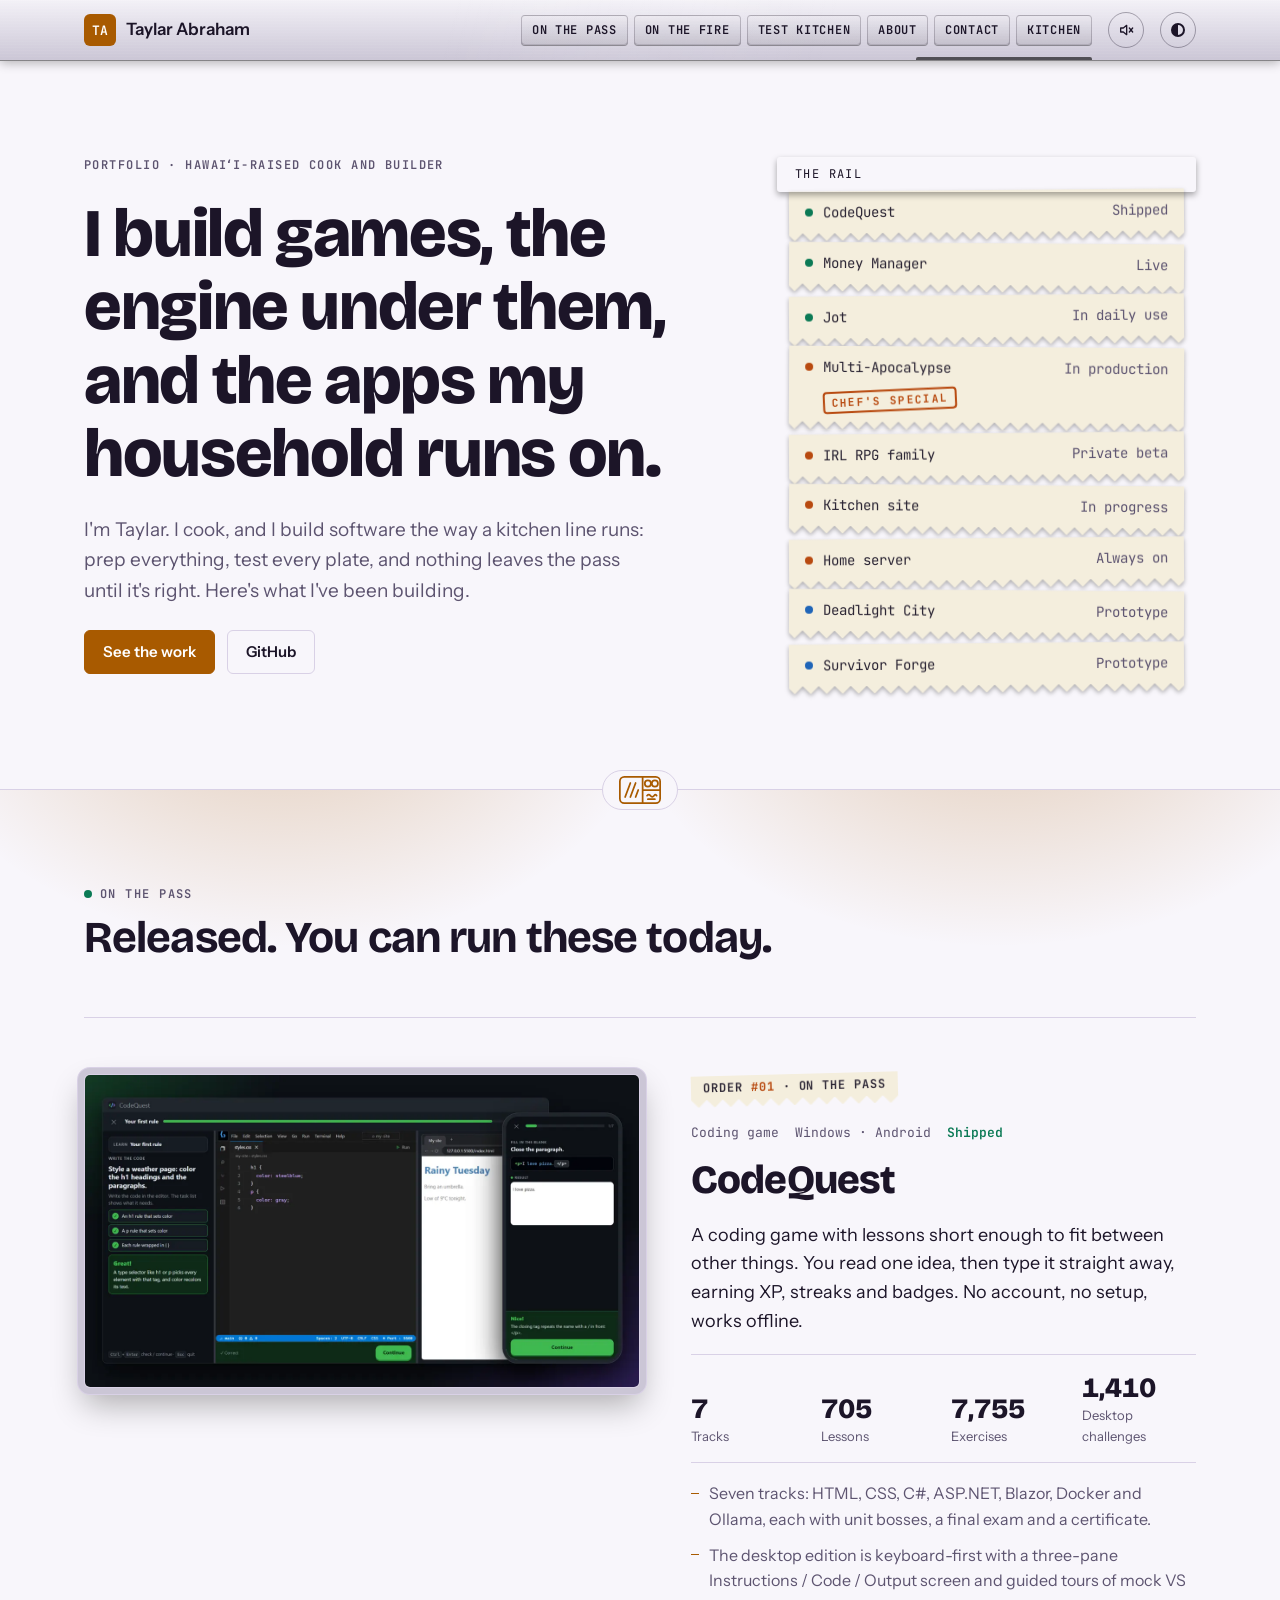
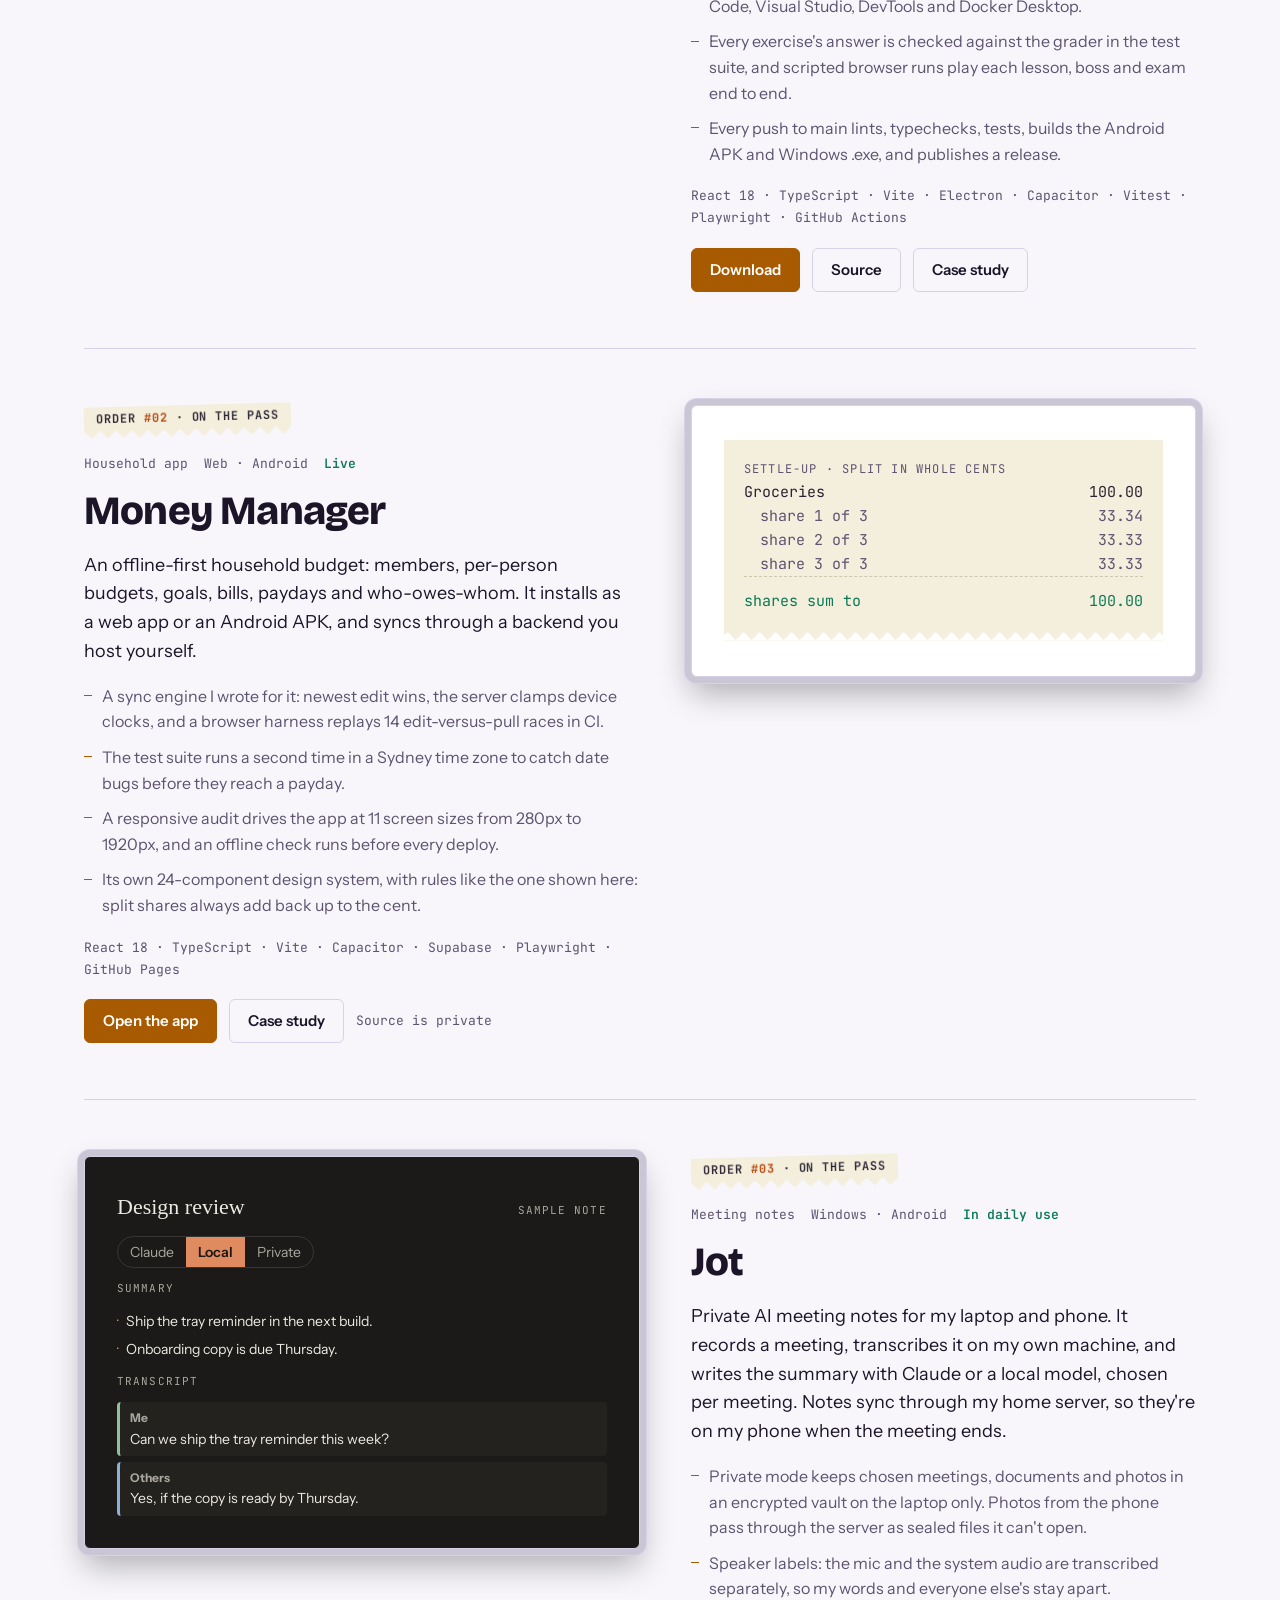
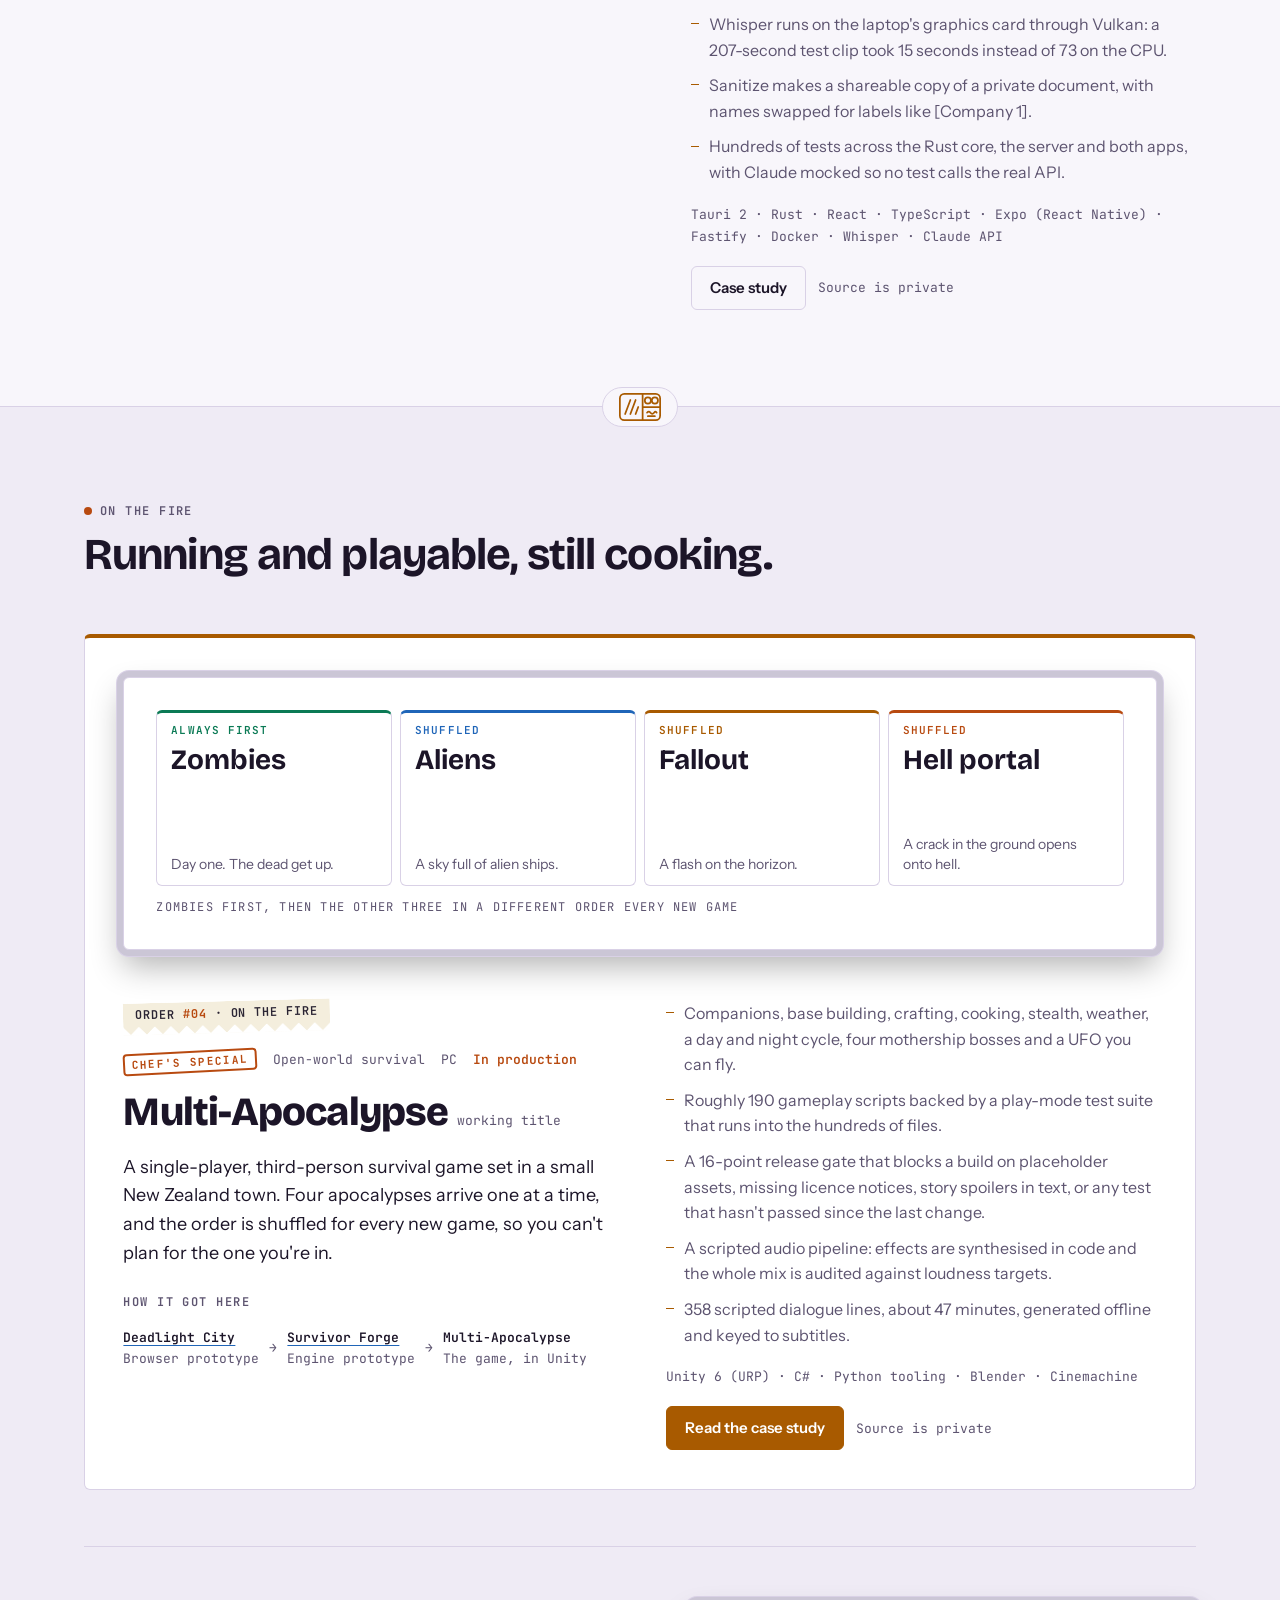
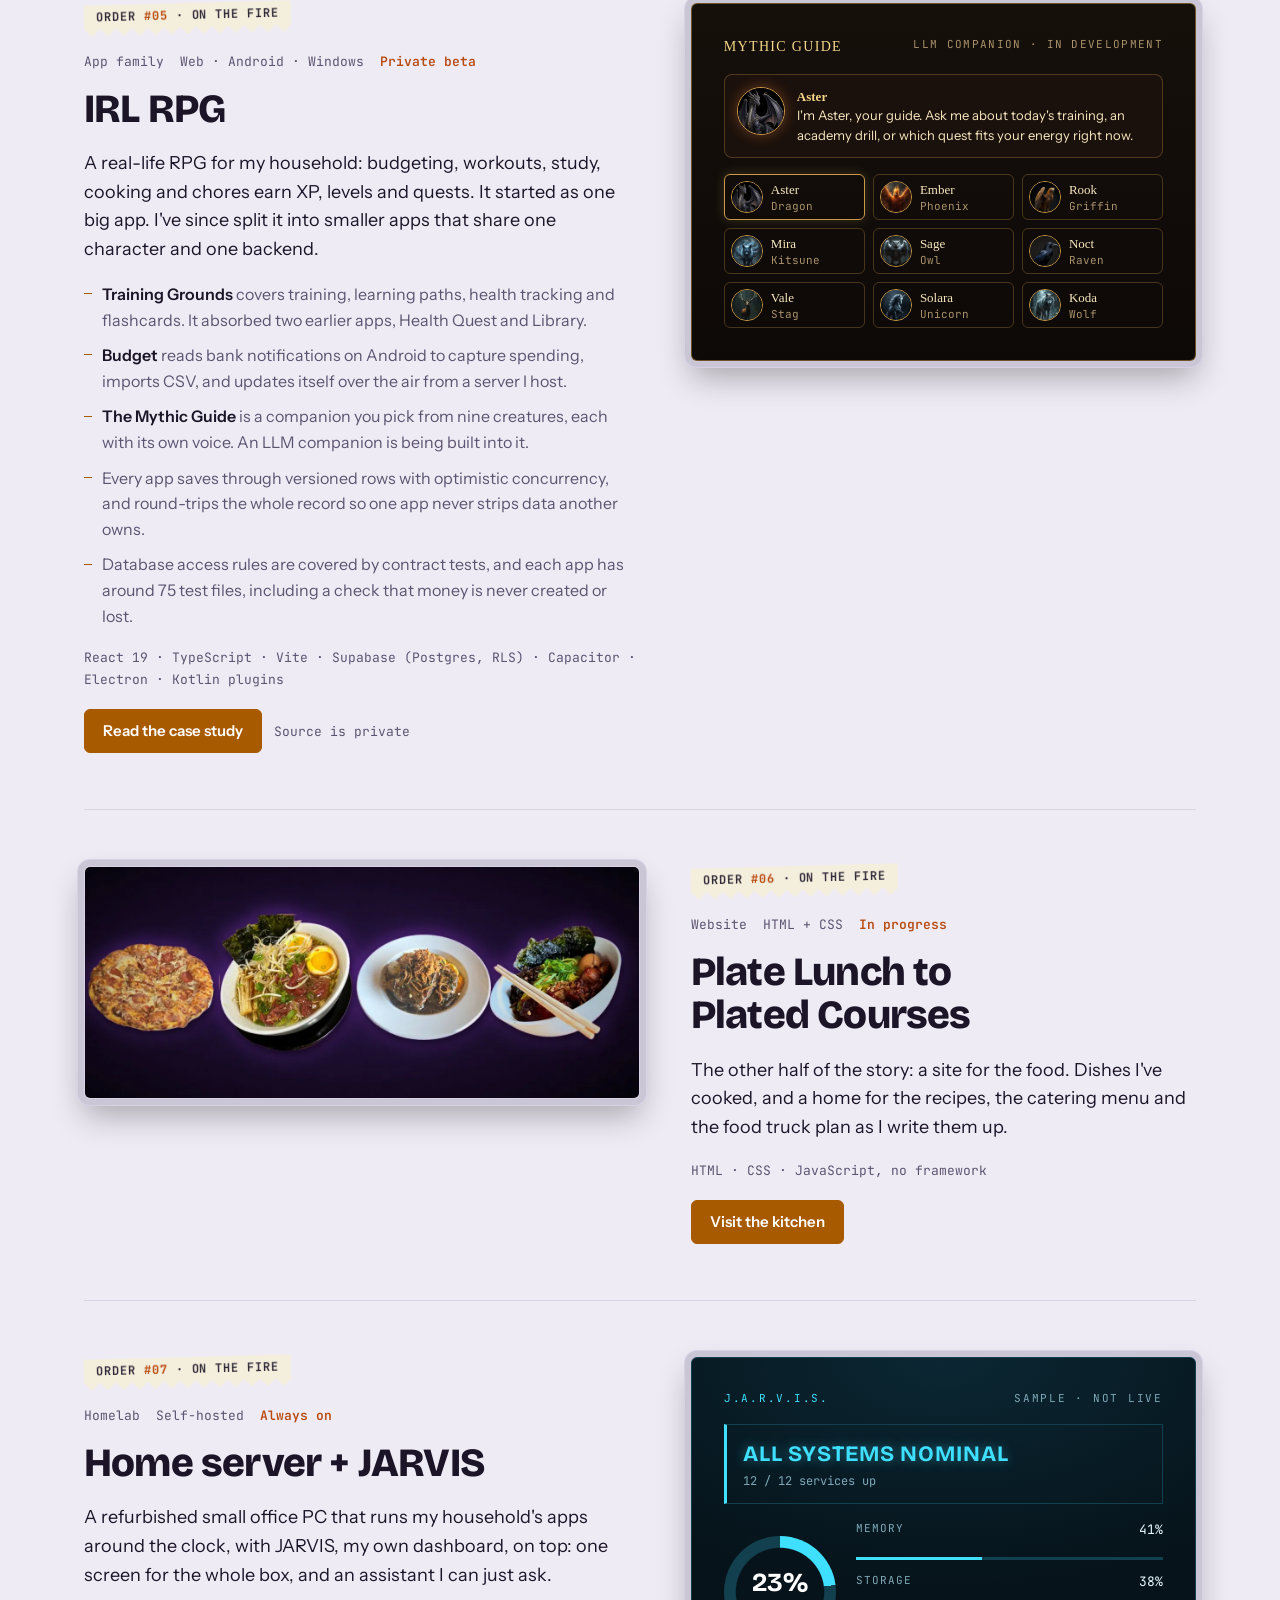
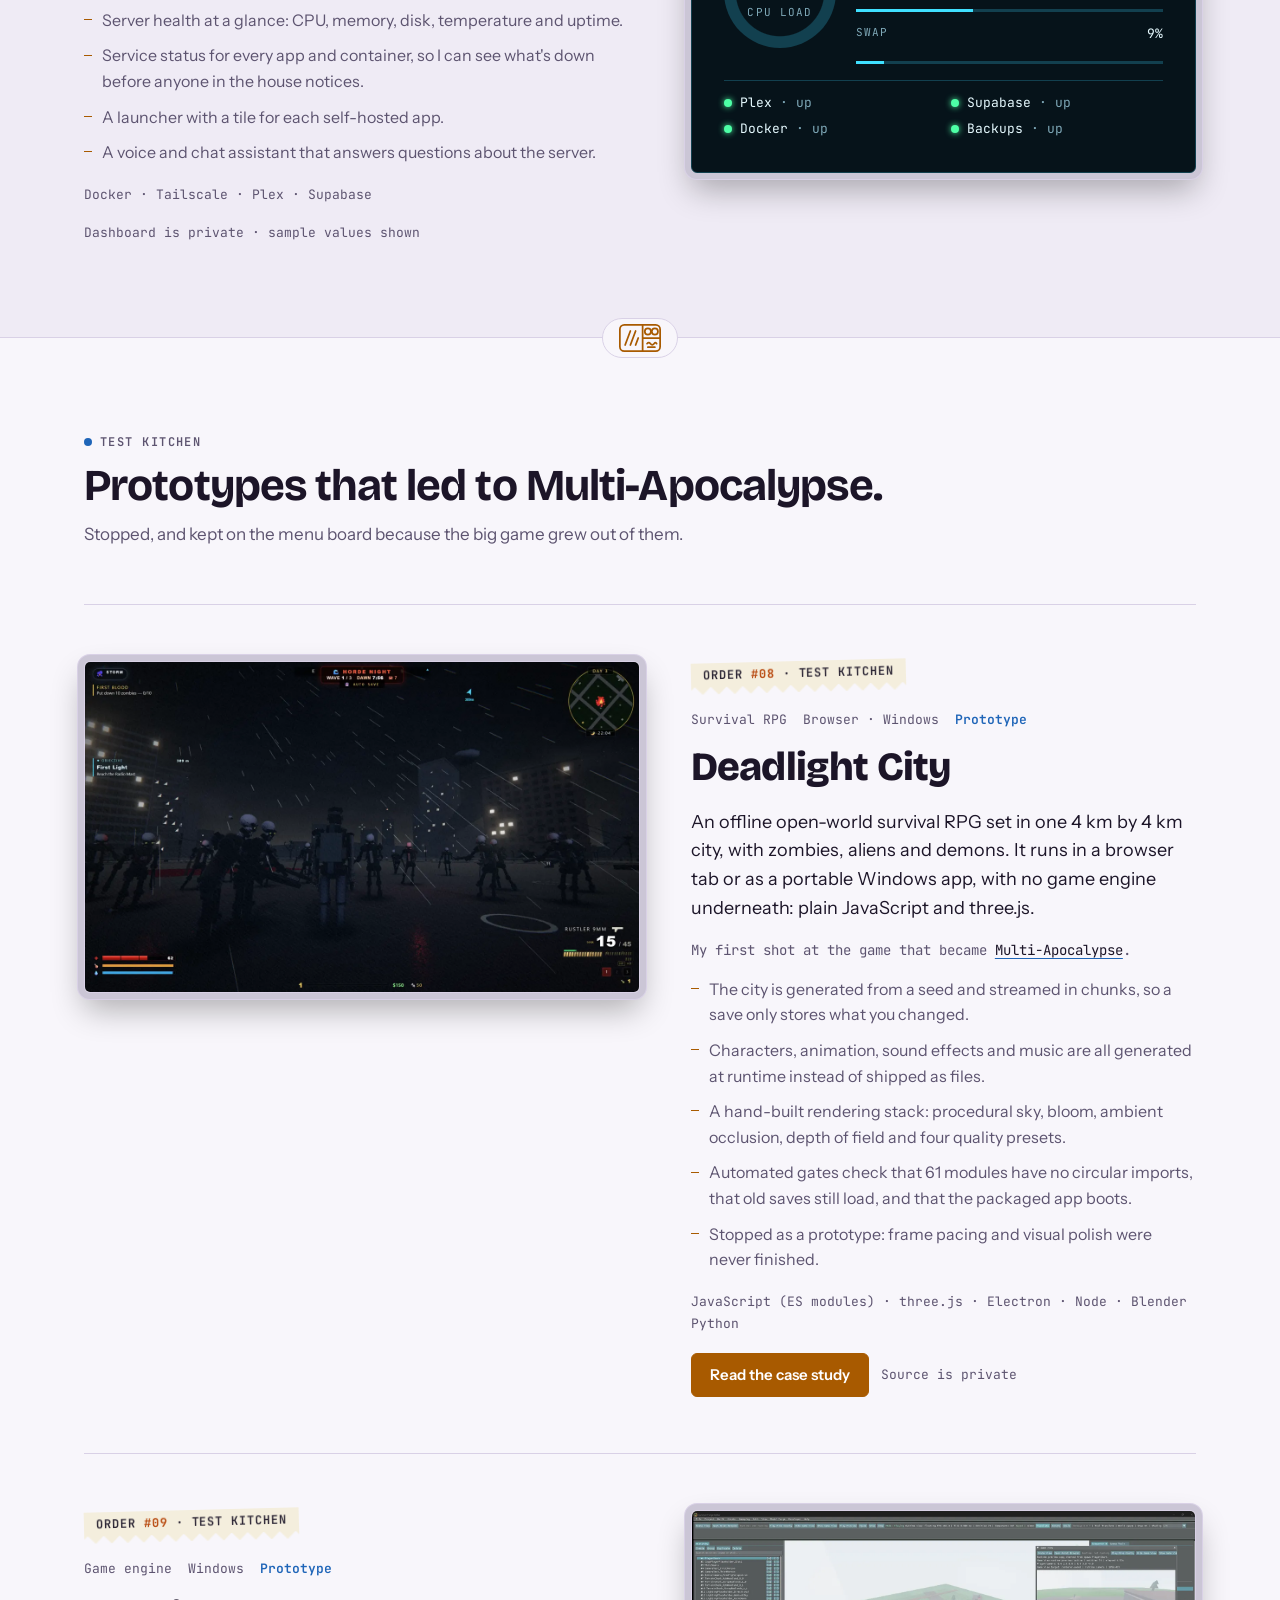
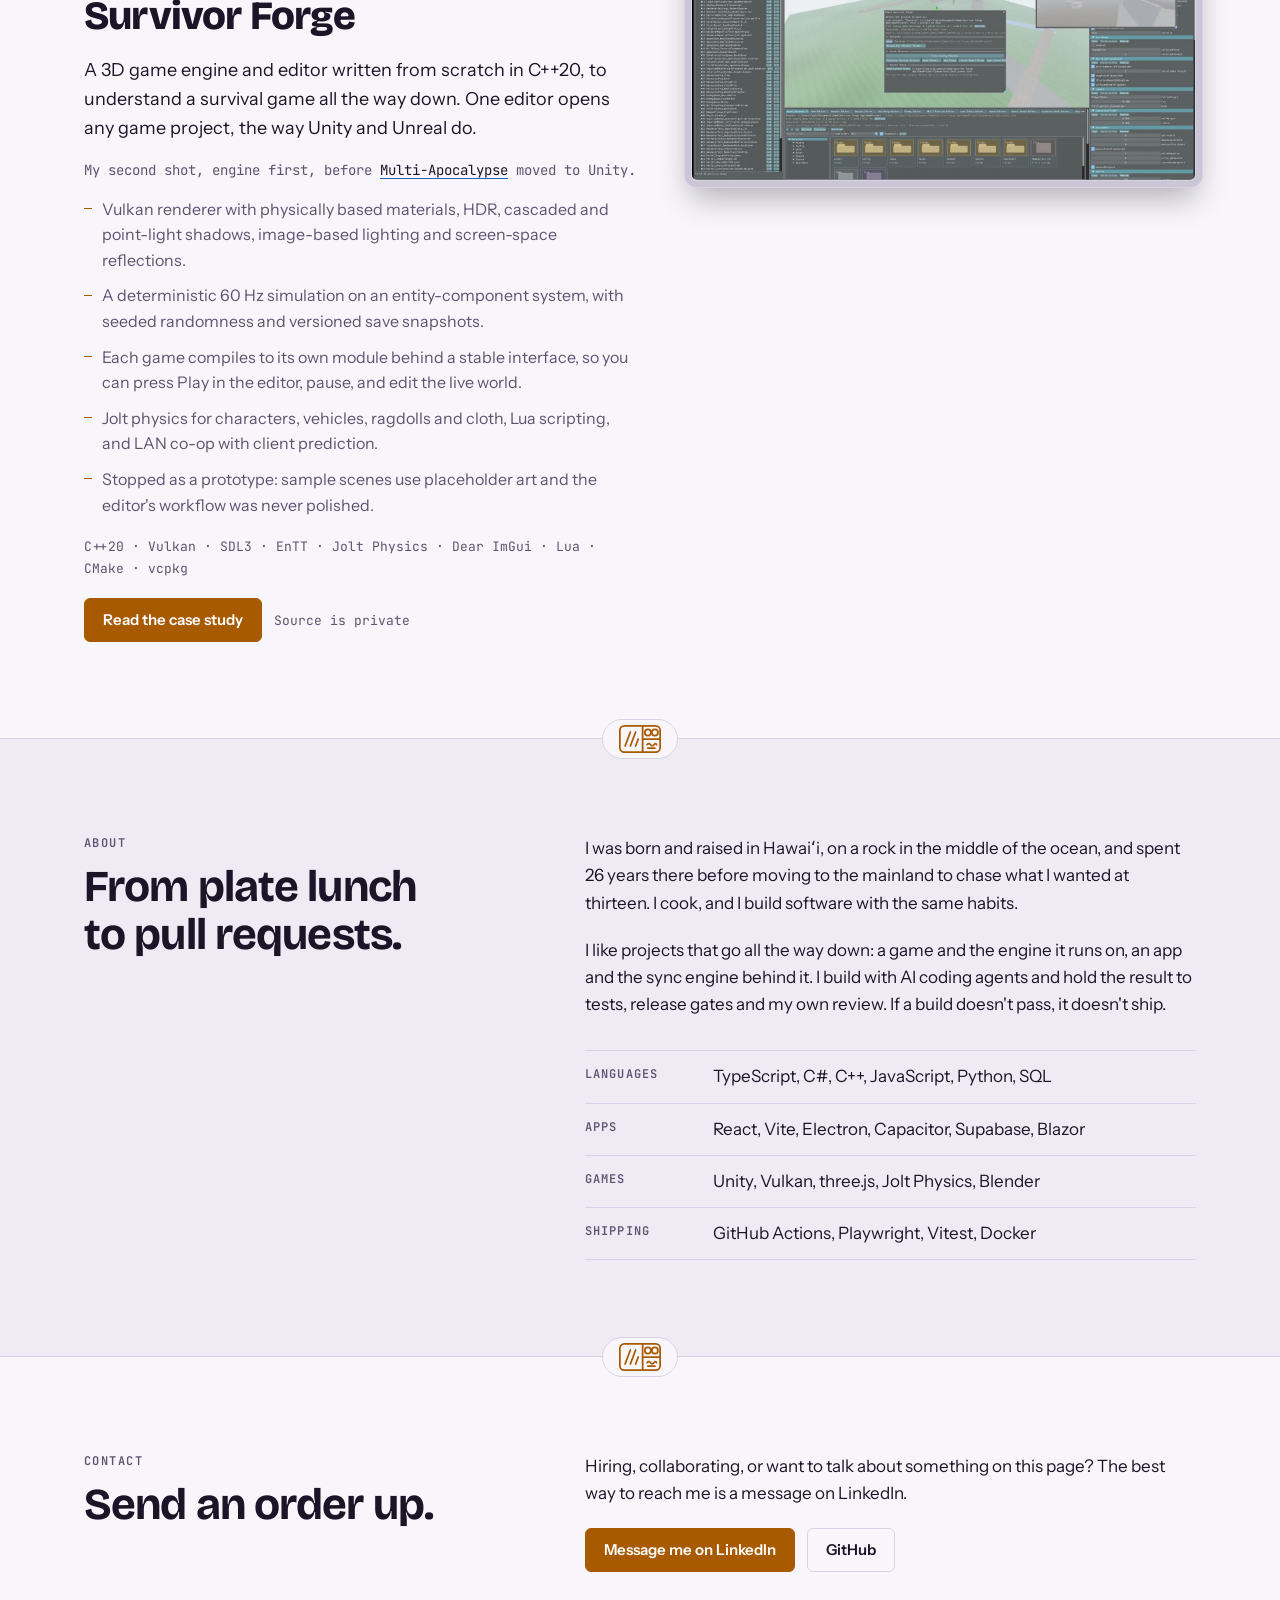
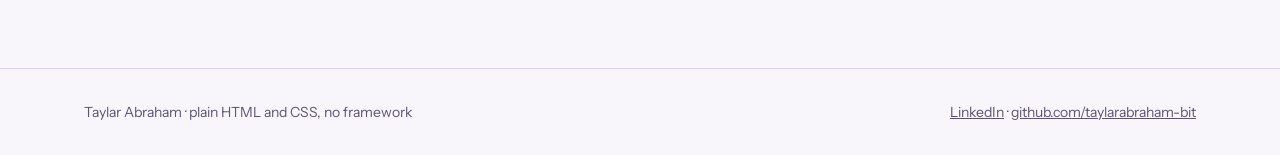
<file: index.html>
<!DOCTYPE html>
<html lang="en">
  <head>
    <meta charset="UTF-8" />
    <meta name="viewport" content="width=device-width, initial-scale=1.0" />
    <title>Taylar Abraham — Games, engines and apps</title>
    <meta
      name="description"
      content="Portfolio of Taylar Abraham: a shipped coding game, a C++ game engine, three survival games, and a family of household apps."
    />
    <meta property="og:title" content="Taylar Abraham — Games, engines and apps" />
    <meta
      property="og:description"
      content="A shipped coding game, a C++ game engine, three survival games, and a family of household apps."
    />
    <meta property="og:type" content="website" />
    <meta property="og:image" content="https://taylarabraham-bit.github.io/assets/og/site.jpg" />
    <meta property="og:image:width" content="1200" />
    <meta property="og:image:height" content="630" />
    <meta name="twitter:card" content="summary_large_image" />
    <link rel="icon" href="assets/favicon.svg" type="image/svg+xml" />
    <link rel="preconnect" href="https://fonts.googleapis.com" />
    <link rel="preconnect" href="https://fonts.gstatic.com" crossorigin />
    <link
      rel="stylesheet"
      href="https://fonts.googleapis.com/css2?family=Bricolage+Grotesque:opsz,wght@12..96,500;12..96,700;12..96,800&family=Instrument+Sans:wght@400;500;600&family=JetBrains+Mono:wght@400;600&display=swap"
    />
    <link rel="stylesheet" href="css/style.css" />
    <script>
      // Apply a saved theme before first paint so the page never flashes.
      try {
        var t = localStorage.getItem('theme');
        if (t === 'light' || t === 'dark') document.documentElement.dataset.theme = t;
      } catch (e) {}
      // Scripts are on: the ticket machine can fold into a menu button on small screens.
      document.documentElement.classList.add('js');
      // The rail prints itself once per visit.
      try {
        if (!sessionStorage.getItem('railPrinted')) {
          document.documentElement.classList.add('print-rail');
          sessionStorage.setItem('railPrinted', '1');
        }
      } catch (e) {}
    </script>
  </head>

  <body>
    <a class="skip" href="#work">Skip to projects</a>

    <header class="site-header">
      <div class="wrap header-row">
        <a class="brand" href="#top" aria-label="Taylar Abraham, home">
          <span class="brand-mark" aria-hidden="true">TA</span>
          <span class="brand-name">Taylar Abraham</span>
        </a>
        <!-- The ticket machine: the main navigation. Plain links; js/main.js adds the printing. -->
        <nav class="machine" id="machine" aria-label="Main">
          <button class="machine-toggle" type="button" aria-expanded="false" aria-controls="machine-roll">
            <svg viewBox="0 0 24 24" width="16" height="16" fill="none" stroke="currentColor" stroke-width="2" stroke-linecap="round" stroke-linejoin="round" aria-hidden="true"><path d="M6 9V3h12v6" /><rect x="3" y="9" width="18" height="8" rx="2" /><path d="M7 14h10v7H7z" /></svg>
            Menu
          </button>
          <ul class="machine-roll" id="machine-roll">
            <li><a href="#work">On the pass</a></li>
            <li><a href="#fire">On the fire</a></li>
            <li><a href="#test-kitchen">Test kitchen</a></li>
            <li><a href="#about">About</a></li>
            <li><a href="#contact">Contact</a></li>
            <li><a href="Projects/KitchenSite/">Kitchen</a></li>
          </ul>
        </nav>
        <button class="icon-btn" id="sound-toggle" type="button" aria-pressed="false" aria-label="Printer sound">
          <svg viewBox="0 0 24 24" width="16" height="16" fill="none" stroke="currentColor" stroke-width="2" stroke-linecap="round" stroke-linejoin="round" aria-hidden="true"><path d="M4 9v6h4l5 4V5L8 9H4z" /><path class="sound-on" d="M16.5 8.5a5 5 0 0 1 0 7" /><path class="sound-off" d="m17 9 5 6m0-6-5 6" /></svg>
        </button>
        <button class="icon-btn" id="theme-toggle" type="button" aria-label="Switch colour theme">
          <span aria-hidden="true" class="theme-icon"></span>
        </button>
      </div>
    </header>

    <main id="top">
      <!-- ───────────── Hero ───────────── -->
      <section class="hero">
        <div class="wrap hero-grid">
          <div class="hero-copy">
            <p class="eyebrow">Portfolio · Hawaiʻi-raised cook and builder</p>
            <h1>I build games, the engine under them, and the apps my household runs on.</h1>
            <p class="lede">
              I'm Taylar. I cook, and I build software the way a kitchen line runs:
              prep everything, test every plate, and nothing leaves the pass until it's right. Here's
              what I've been building.
            </p>
            <div class="hero-actions">
              <a class="btn btn-primary" href="#work">See the work</a>
              <a class="btn" href="https://github.com/taylarabraham-bit" rel="noopener">GitHub</a>
            </div>
          </div>

          <!-- The rail: one ticket per project, in page order. -->
          <aside class="rail" aria-label="Project status at a glance">
            <p class="rail-title">The rail</p>
            <ul class="rail-list">
              <li style="--i: 0"><a class="paper" href="#codequest"><span class="dot dot-live"></span>CodeQuest<span class="rail-state">Shipped</span></a></li>
              <li style="--i: 1"><a class="paper" href="#money-manager"><span class="dot dot-live"></span>Money Manager<span class="rail-state">Live</span></a></li>
              <li style="--i: 2"><a class="paper" href="#jot"><span class="dot dot-live"></span>Jot<span class="rail-state">In daily use</span></a></li>
              <li style="--i: 3"><a class="paper" href="#multi-apocalypse"><span class="dot dot-fire"></span>Multi-Apocalypse<span class="rail-state">In production</span><span class="rail-special"><span class="stamp">Chef's special</span></span></a></li>
              <li style="--i: 4"><a class="paper" href="#irl-rpg"><span class="dot dot-fire"></span>IRL RPG family<span class="rail-state">Private beta</span></a></li>
              <li style="--i: 5"><a class="paper" href="#kitchen"><span class="dot dot-fire"></span>Kitchen site<span class="rail-state">In progress</span></a></li>
              <li style="--i: 6"><a class="paper" href="#home-server"><span class="dot dot-fire"></span>Home server<span class="rail-state">Always on</span></a></li>
              <li style="--i: 7"><a class="paper" href="#deadlight"><span class="dot dot-test"></span>Deadlight City<span class="rail-state">Prototype</span></a></li>
              <li style="--i: 8"><a class="paper" href="#survivor-forge"><span class="dot dot-test"></span>Survivor Forge<span class="rail-state">Prototype</span></a></li>
            </ul>
          </aside>
        </div>
      </section>

      <!-- ───────────── On the pass ───────────── -->
      <section class="tier tier-pass" id="work" aria-labelledby="pass-title">
        <div class="wrap">
          <header class="tier-head">
            <p class="eyebrow"><span class="dot dot-live"></span>On the pass</p>
            <h2 id="pass-title">Released. You can run these today.</h2>
          </header>

          <article class="project" id="codequest">
            <a class="shot" href="work/codequest/" style="view-transition-name: shot-codequest">
              <img
                src="assets/img/codequest-hero.webp"
                width="1280"
                height="720"
                alt="CodeQuest running on a laptop and a phone"
              />
            </a>
            <div class="project-body">
              <p class="order paper">Order <b>#01</b> · On the pass</p>
              <p class="meta"><span>Coding game</span><span>Windows · Android</span><span class="state state-live">Shipped</span></p>
              <h3>CodeQuest</h3>
              <p class="pitch">
                A coding game with lessons short enough to fit between other things. You read one
                idea, then type it straight away, earning XP, streaks and badges. No account, no
                setup, works offline.
              </p>
              <dl class="figures">
                <div><dt>Tracks</dt><dd>7</dd></div>
                <div><dt>Lessons</dt><dd>705</dd></div>
                <div><dt>Exercises</dt><dd>7,755</dd></div>
                <div><dt>Desktop challenges</dt><dd>1,410</dd></div>
              </dl>
              <ul class="notes">
                <li>Seven tracks: HTML, CSS, C#, ASP.NET, Blazor, Docker and Ollama, each with unit bosses, a final exam and a certificate.</li>
                <li>The desktop edition is keyboard-first with a three-pane Instructions / Code / Output screen and guided tours of mock VS Code, Visual Studio, DevTools and Docker Desktop.</li>
                <li>Every exercise's answer is checked against the grader in the test suite, and scripted browser runs play each lesson, boss and exam end to end.</li>
                <li>Every push to main lints, typechecks, tests, builds the Android APK and Windows .exe, and publishes a release.</li>
              </ul>
              <p class="stack">React 18 · TypeScript · Vite · Electron · Capacitor · Vitest · Playwright · GitHub Actions</p>
              <div class="links">
                <a class="btn btn-primary" href="https://github.com/taylarabraham-bit/codequest-app/releases/latest" rel="noopener">Download</a>
                <a class="btn" href="https://github.com/taylarabraham-bit/codequest-app" rel="noopener">Source</a>
                <a class="btn" href="work/codequest/">Case study</a>
              </div>
            </div>
          </article>

          <article class="project project-flip" id="money-manager">
            <div class="shot shot-type" style="view-transition-name: shot-money-manager" aria-hidden="true">
              <div class="ledger paper">
                <p class="ledger-head">Settle-up · split in whole cents</p>
                <p class="ledger-row"><span>Groceries</span><span>100.00</span></p>
                <p class="ledger-row sub"><span>share 1 of 3</span><span>33.34</span></p>
                <p class="ledger-row sub"><span>share 2 of 3</span><span>33.33</span></p>
                <p class="ledger-row sub"><span>share 3 of 3</span><span>33.33</span></p>
                <p class="ledger-row total"><span>shares sum to</span><span>100.00</span></p>
              </div>
            </div>
            <div class="project-body">
              <p class="order paper">Order <b>#02</b> · On the pass</p>
              <p class="meta"><span>Household app</span><span>Web · Android</span><span class="state state-live">Live</span></p>
              <h3>Money Manager</h3>
              <p class="pitch">
                An offline-first household budget: members, per-person budgets, goals, bills,
                paydays and who-owes-whom. It installs as a web app or an Android APK, and syncs
                through a backend you host yourself.
              </p>
              <ul class="notes">
                <li>A sync engine I wrote for it: newest edit wins, the server clamps device clocks, and a browser harness replays 14 edit-versus-pull races in CI.</li>
                <li>The test suite runs a second time in a Sydney time zone to catch date bugs before they reach a payday.</li>
                <li>A responsive audit drives the app at 11 screen sizes from 280px to 1920px, and an offline check runs before every deploy.</li>
                <li>Its own 24-component design system, with rules like the one shown here: split shares always add back up to the cent.</li>
              </ul>
              <p class="stack">React 18 · TypeScript · Vite · Capacitor · Supabase · Playwright · GitHub Pages</p>
              <div class="links">
                <a class="btn btn-primary" href="https://taylarabraham-bit.github.io/budget-app-money-manager/" rel="noopener">Open the app</a>
                <a class="btn" href="work/money-manager/">Case study</a>
                <span class="private">Source is private</span>
              </div>
            </div>
          </article>

          <article class="project" id="jot">
            <!-- Made-up sample meeting in Jot's own dark theme: no real notes. -->
            <div class="shot shot-type jot" style="view-transition-name: shot-jot" aria-hidden="true">
              <p class="jot-head"><span>Design review</span><span>Sample note</span></p>
              <p class="jot-modes"><span>Claude</span><span class="on">Local</span><span>Private</span></p>
              <p class="jot-label">Summary</p>
              <ul class="jot-summary">
                <li>Ship the tray reminder in the next build.</li>
                <li>Onboarding copy is due Thursday.</li>
              </ul>
              <p class="jot-label">Transcript</p>
              <ul class="jot-transcript">
                <li class="jot-me"><b>Me</b>Can we ship the tray reminder this week?</li>
                <li><b>Others</b>Yes, if the copy is ready by Thursday.</li>
              </ul>
            </div>
            <div class="project-body">
              <p class="order paper">Order <b>#03</b> · On the pass</p>
              <p class="meta"><span>Meeting notes</span><span>Windows · Android</span><span class="state state-live">In daily use</span></p>
              <h3>Jot</h3>
              <p class="pitch">
                Private AI meeting notes for my laptop and phone. It records a meeting, transcribes it
                on my own machine, and writes the summary with Claude or a local model, chosen per
                meeting. Notes sync through my home server, so they're on my phone when the meeting ends.
              </p>
              <ul class="notes">
                <li>Private mode keeps chosen meetings, documents and photos in an encrypted vault on the laptop only. Photos from the phone pass through the server as sealed files it can't open.</li>
                <li>Speaker labels: the mic and the system audio are transcribed separately, so my words and everyone else's stay apart.</li>
                <li>Whisper runs on the laptop's graphics card through Vulkan: a 207-second test clip took 15 seconds instead of 73 on the CPU.</li>
                <li>Sanitize makes a shareable copy of a private document, with names swapped for labels like [Company 1].</li>
                <li>Hundreds of tests across the Rust core, the server and both apps, with Claude mocked so no test calls the real API.</li>
              </ul>
              <p class="stack">Tauri 2 · Rust · React · TypeScript · Expo (React Native) · Fastify · Docker · Whisper · Claude API</p>
              <div class="links">
                <a class="btn" href="work/jot/">Case study</a>
                <span class="private">Source is private</span>
              </div>
            </div>
          </article>
        </div>
      </section>

      <!-- ───────────── On the fire ───────────── -->
      <section class="tier tier-alt" id="fire" aria-labelledby="fire-title">
        <div class="wrap">
          <header class="tier-head">
            <p class="eyebrow"><span class="dot dot-fire"></span>On the fire</p>
            <h2 id="fire-title">Running and playable, still cooking.</h2>
          </header>

          <!-- The chef's special: the one featured project (see GLOSSARY.md). -->
          <article class="project special" id="multi-apocalypse">
            <div class="shot shot-type" style="view-transition-name: shot-multi-apocalypse" aria-hidden="true">
              <ol class="shuffle">
                <li><span class="wave">Always first</span><strong>Zombies</strong><span class="omen">Day one. The dead get up.</span></li>
                <li><span class="wave">Shuffled</span><strong>Aliens</strong><span class="omen">A sky full of alien ships.</span></li>
                <li><span class="wave">Shuffled</span><strong>Fallout</strong><span class="omen">A flash on the horizon.</span></li>
                <li><span class="wave">Shuffled</span><strong>Hell portal</strong><span class="omen">A crack in the ground opens onto hell.</span></li>
              </ol>
              <p class="shuffle-note">Zombies first, then the other three in a different order every new game</p>
            </div>
            <div class="special-cols">
              <div class="project-body">
                <p class="order paper">Order <b>#04</b> · On the fire</p>
                <p class="meta"><span class="stamp">Chef's special</span><span>Open-world survival</span><span>PC</span><span class="state state-fire">In production</span></p>
                <h3>Multi-Apocalypse <span class="aside">working title</span></h3>
                <p class="pitch">
                  A single-player, third-person survival game set in a small New Zealand town. Four
                  apocalypses arrive one at a time, and the order is shuffled for every new game, so
                  you can't plan for the one you're in.
                </p>
                <p class="lineage-title">How it got here</p>
                <ol class="lineage">
                  <li><a href="#deadlight">Deadlight City</a><span>Browser prototype</span></li>
                  <li><a href="#survivor-forge">Survivor Forge</a><span>Engine prototype</span></li>
                  <li aria-current="true"><strong>Multi-Apocalypse</strong><span>The game, in Unity</span></li>
                </ol>
              </div>
              <div class="project-body">
                <ul class="notes">
                  <li>Companions, base building, crafting, cooking, stealth, weather, a day and night cycle, four mothership bosses and a UFO you can fly.</li>
                  <li>Roughly 190 gameplay scripts backed by a play-mode test suite that runs into the hundreds of files.</li>
                  <li>A 16-point release gate that blocks a build on placeholder assets, missing licence notices, story spoilers in text, or any test that hasn't passed since the last change.</li>
                  <li>A scripted audio pipeline: effects are synthesised in code and the whole mix is audited against loudness targets.</li>
                  <li>358 scripted dialogue lines, about 47 minutes, generated offline and keyed to subtitles.</li>
                </ul>
                <p class="stack">Unity 6 (URP) · C# · Python tooling · Blender · Cinemachine</p>
                <div class="links">
                  <a class="btn btn-primary" href="work/multi-apocalypse/">Read the case study</a>
                  <span class="private">Source is private</span>
                </div>
              </div>
            </div>
          </article>

          <article class="project project-flip" id="irl-rpg">
            <div class="shot shot-type guide" style="view-transition-name: shot-irl-rpg" aria-hidden="true">
              <p class="guide-head"><span>Mythic Guide</span><span>LLM companion · in development</span></p>
              <div class="guide-msg">
                <img src="assets/img/guide/dragon.webp" width="160" height="200" alt="" />
                <p><strong>Aster</strong>I'm Aster, your guide. Ask me about today's training, an academy drill, or which quest fits your energy right now.</p>
              </div>
              <ul class="guide-roster">
                <li><img src="assets/img/guide/dragon.webp" width="160" height="200" alt="" loading="lazy" />Aster<span>Dragon</span></li>
                <li><img src="assets/img/guide/phoenix.webp" width="160" height="200" alt="" loading="lazy" />Ember<span>Phoenix</span></li>
                <li><img src="assets/img/guide/griffin.webp" width="160" height="200" alt="" loading="lazy" />Rook<span>Griffin</span></li>
                <li><img src="assets/img/guide/kitsune.webp" width="160" height="200" alt="" loading="lazy" />Mira<span>Kitsune</span></li>
                <li><img src="assets/img/guide/owl.webp" width="160" height="200" alt="" loading="lazy" />Sage<span>Owl</span></li>
                <li><img src="assets/img/guide/raven.webp" width="160" height="200" alt="" loading="lazy" />Noct<span>Raven</span></li>
                <li><img src="assets/img/guide/stag.webp" width="160" height="200" alt="" loading="lazy" />Vale<span>Stag</span></li>
                <li><img src="assets/img/guide/unicorn.webp" width="160" height="200" alt="" loading="lazy" />Solara<span>Unicorn</span></li>
                <li><img src="assets/img/guide/wolf.webp" width="160" height="200" alt="" loading="lazy" />Koda<span>Wolf</span></li>
              </ul>
            </div>
            <div class="project-body">
              <p class="order paper">Order <b>#05</b> · On the fire</p>
              <p class="meta"><span>App family</span><span>Web · Android · Windows</span><span class="state state-fire">Private beta</span></p>
              <h3>IRL RPG</h3>
              <p class="pitch">
                A real-life RPG for my household: budgeting, workouts, study, cooking and chores
                earn XP, levels and quests. It started as one big app. I've since split it into
                smaller apps that share one character and one backend.
              </p>
              <ul class="notes">
                <li><strong>Training Grounds</strong> covers training, learning paths, health tracking and flashcards. It absorbed two earlier apps, Health Quest and Library.</li>
                <li><strong>Budget</strong> reads bank notifications on Android to capture spending, imports CSV, and updates itself over the air from a server I host.</li>
                <li><strong>The Mythic Guide</strong> is a companion you pick from nine creatures, each with its own voice. An LLM companion is being built into it.</li>
                <li>Every app saves through versioned rows with optimistic concurrency, and round-trips the whole record so one app never strips data another owns.</li>
                <li>Database access rules are covered by contract tests, and each app has around 75 test files, including a check that money is never created or lost.</li>
              </ul>
              <p class="stack">React 19 · TypeScript · Vite · Supabase (Postgres, RLS) · Capacitor · Electron · Kotlin plugins</p>
              <div class="links">
                <a class="btn btn-primary" href="work/irl-rpg/">Read the case study</a>
                <span class="private">Source is private</span>
              </div>
            </div>
          </article>

          <article class="project" id="kitchen">
            <a class="shot" href="Projects/KitchenSite/">
              <video
                class="lazy-video"
                muted
                loop
                playsinline
                preload="none"
                poster="assets/img/kitchen-banner.webp"
                width="1280"
                height="533"
                data-src="Projects/KitchenSite/assests/imgaes/sitestuff/animations-mp4/animated/banners/banner-slideshow.mp4"
                aria-label="A slideshow of dishes: pizza, beef ramen, noodles and a pork belly bowl"
              ></video>
            </a>
            <div class="project-body">
              <p class="order paper">Order <b>#06</b> · On the fire</p>
              <p class="meta"><span>Website</span><span>HTML + CSS</span><span class="state state-fire">In progress</span></p>
              <h3>Plate Lunch to Plated Courses</h3>
              <p class="pitch">
                The other half of the story: a site for the food. Dishes I've cooked, and a home for
                the recipes, the catering menu and the food truck plan as I write them up.
              </p>
              <p class="stack">HTML · CSS · JavaScript, no framework</p>
              <div class="links">
                <a class="btn btn-primary" href="Projects/KitchenSite/">Visit the kitchen</a>
              </div>
            </div>
          </article>

          <article class="project project-flip" id="home-server">
            <!-- Made-up sample values: nothing here comes from the real server. -->
            <div class="shot shot-type jarvis" style="view-transition-name: shot-home-server" aria-hidden="true">
              <p class="jarvis-head"><span>J.A.R.V.I.S.</span><span>Sample · not live</span></p>
              <p class="jarvis-banner">All systems nominal<span>12 / 12 services up</span></p>
              <div class="jarvis-grid">
                <p class="jarvis-ring" style="--v: 23"><strong>23%</strong><span>CPU load</span></p>
                <ul class="jarvis-bars">
                  <li style="--v: 41"><span>Memory</span><span>41%</span></li>
                  <li style="--v: 38"><span>Storage</span><span>38%</span></li>
                  <li style="--v: 9"><span>Swap</span><span>9%</span></li>
                </ul>
              </div>
              <ul class="jarvis-services">
                <li>Plex</li>
                <li>Supabase</li>
                <li>Docker</li>
                <li>Backups</li>
              </ul>
            </div>
            <div class="project-body">
              <p class="order paper">Order <b>#07</b> · On the fire</p>
              <p class="meta"><span>Homelab</span><span>Self-hosted</span><span class="state state-fire">Always on</span></p>
              <h3>Home server + JARVIS</h3>
              <p class="pitch">
                A refurbished small office PC that runs my household's apps around the clock, with
                JARVIS, my own dashboard, on top: one screen for the whole box, and an assistant I
                can just ask.
              </p>
              <ul class="notes">
                <li>Server health at a glance: CPU, memory, disk, temperature and uptime.</li>
                <li>Service status for every app and container, so I can see what's down before anyone in the house notices.</li>
                <li>A launcher with a tile for each self-hosted app.</li>
                <li>A voice and chat assistant that answers questions about the server.</li>
              </ul>
              <p class="stack">Docker · Tailscale · Plex · Supabase</p>
              <div class="links">
                <span class="private">Dashboard is private · sample values shown</span>
              </div>
            </div>
          </article>
        </div>
      </section>

      <!-- ───────────── Test kitchen ───────────── -->
      <section class="tier" id="test-kitchen" aria-labelledby="test-title">
        <div class="wrap">
          <header class="tier-head">
            <p class="eyebrow"><span class="dot dot-test"></span>Test kitchen</p>
            <h2 id="test-title">Prototypes that led to Multi-Apocalypse.</h2>
            <p class="tier-sub">Stopped, and kept on the menu board because the big game grew out of them.</p>
          </header>

          <article class="project" id="deadlight">
            <div class="shot" style="view-transition-name: shot-deadlight-city">
              <img
                src="assets/img/deadlight-horde.webp"
                width="1280"
                height="720"
                loading="lazy"
                alt="Deadlight City at night in a storm: the player facing a horde, with a horde-night wave counter on the HUD"
              />
            </div>
            <div class="project-body">
              <p class="order paper">Order <b>#08</b> · Test kitchen</p>
              <p class="meta"><span>Survival RPG</span><span>Browser · Windows</span><span class="state state-test">Prototype</span></p>
              <h3>Deadlight City</h3>
              <p class="pitch">
                An offline open-world survival RPG set in one 4 km by 4 km city, with zombies,
                aliens and demons. It runs in a browser tab or as a portable Windows app, with no
                game engine underneath: plain JavaScript and three.js.
              </p>
              <p class="lineage-note">My first shot at the game that became <a href="#multi-apocalypse">Multi-Apocalypse</a>.</p>
              <ul class="notes">
                <li>The city is generated from a seed and streamed in chunks, so a save only stores what you changed.</li>
                <li>Characters, animation, sound effects and music are all generated at runtime instead of shipped as files.</li>
                <li>A hand-built rendering stack: procedural sky, bloom, ambient occlusion, depth of field and four quality presets.</li>
                <li>Automated gates check that 61 modules have no circular imports, that old saves still load, and that the packaged app boots.</li>
                <li>Stopped as a prototype: frame pacing and visual polish were never finished.</li>
              </ul>
              <p class="stack">JavaScript (ES modules) · three.js · Electron · Node · Blender Python</p>
              <div class="links">
                <a class="btn btn-primary" href="work/deadlight-city/">Read the case study</a>
                <span class="private">Source is private</span>
              </div>
            </div>
          </article>

          <article class="project project-flip" id="survivor-forge">
            <div class="shot" style="view-transition-name: shot-survivor-forge">
              <img
                src="assets/img/forge-editor.webp"
                width="1440"
                height="770"
                loading="lazy"
                alt="The Survivor Forge editor: scene hierarchy, a 3D scene view with a live game view, an inspector and an asset browser"
              />
            </div>
            <div class="project-body">
              <p class="order paper">Order <b>#09</b> · Test kitchen</p>
              <p class="meta"><span>Game engine</span><span>Windows</span><span class="state state-test">Prototype</span></p>
              <h3>Survivor Forge</h3>
              <p class="pitch">
                A 3D game engine and editor written from scratch in C++20, to understand a survival
                game all the way down. One editor opens any game project, the way Unity and Unreal
                do.
              </p>
              <p class="lineage-note">My second shot, engine first, before <a href="#multi-apocalypse">Multi-Apocalypse</a> moved to Unity.</p>
              <ul class="notes">
                <li>Vulkan renderer with physically based materials, HDR, cascaded and point-light shadows, image-based lighting and screen-space reflections.</li>
                <li>A deterministic 60 Hz simulation on an entity-component system, with seeded randomness and versioned save snapshots.</li>
                <li>Each game compiles to its own module behind a stable interface, so you can press Play in the editor, pause, and edit the live world.</li>
                <li>Jolt physics for characters, vehicles, ragdolls and cloth, Lua scripting, and LAN co-op with client prediction.</li>
                <li>Stopped as a prototype: sample scenes use placeholder art and the editor's workflow was never polished.</li>
              </ul>
              <p class="stack">C++20 · Vulkan · SDL3 · EnTT · Jolt Physics · Dear ImGui · Lua · CMake · vcpkg</p>
              <div class="links">
                <a class="btn btn-primary" href="work/survivor-forge/">Read the case study</a>
                <span class="private">Source is private</span>
              </div>
            </div>
          </article>
        </div>
      </section>

      <!-- ───────────── About ───────────── -->
      <section class="tier tier-alt" id="about" aria-labelledby="about-title">
        <div class="wrap about-grid">
          <div>
            <p class="eyebrow">About</p>
            <h2 id="about-title">From plate lunch to pull requests.</h2>
          </div>
          <div class="about-copy">
            <p>
              I was born and raised in Hawaiʻi, on a rock in the middle of the ocean, and spent 26
              years there before moving to the mainland to chase what I wanted at thirteen. I cook, and
              I build software with the same habits.
            </p>
            <p>
              I like projects that go all the way down: a game and the engine it runs on, an app and
              the sync engine behind it. I build with AI coding agents and hold the result to tests,
              release gates and my own review. If a build doesn't pass, it doesn't ship.
            </p>
            <dl class="toolkit">
              <div><dt>Languages</dt><dd>TypeScript, C#, C++, JavaScript, Python, SQL</dd></div>
              <div><dt>Apps</dt><dd>React, Vite, Electron, Capacitor, Supabase, Blazor</dd></div>
              <div><dt>Games</dt><dd>Unity, Vulkan, three.js, Jolt Physics, Blender</dd></div>
              <div><dt>Shipping</dt><dd>GitHub Actions, Playwright, Vitest, Docker</dd></div>
            </dl>
          </div>
        </div>
      </section>
      <section class="tier" id="contact" aria-labelledby="contact-title">
        <div class="wrap about-grid">
          <div>
            <p class="eyebrow">Contact</p>
            <h2 id="contact-title">Send an order up.</h2>
          </div>
          <div class="about-copy">
            <p>
              Hiring, collaborating, or want to talk about something on this page? The best way to
              reach me is a message on LinkedIn.
            </p>
            <div class="links">
              <a class="btn btn-primary" href="https://www.linkedin.com/in/taylar-abraham-547183439/" rel="noopener">Message me on LinkedIn</a>
              <a class="btn" href="https://github.com/taylarabraham-bit" rel="noopener">GitHub</a>
            </div>
          </div>
        </div>
      </section>
    </main>

    <footer class="site-footer">
      <div class="wrap footer-row">
        <p>Taylar Abraham · plain HTML and CSS, no framework</p>
        <p>
          <a href="https://www.linkedin.com/in/taylar-abraham-547183439/" rel="noopener">LinkedIn</a> ·
          <a href="https://github.com/taylarabraham-bit" rel="noopener">github.com/taylarabraham-bit</a>
        </p>
      </div>
    </footer>

    <script src="js/main.js" defer></script>
  </body>
</html>
</file>
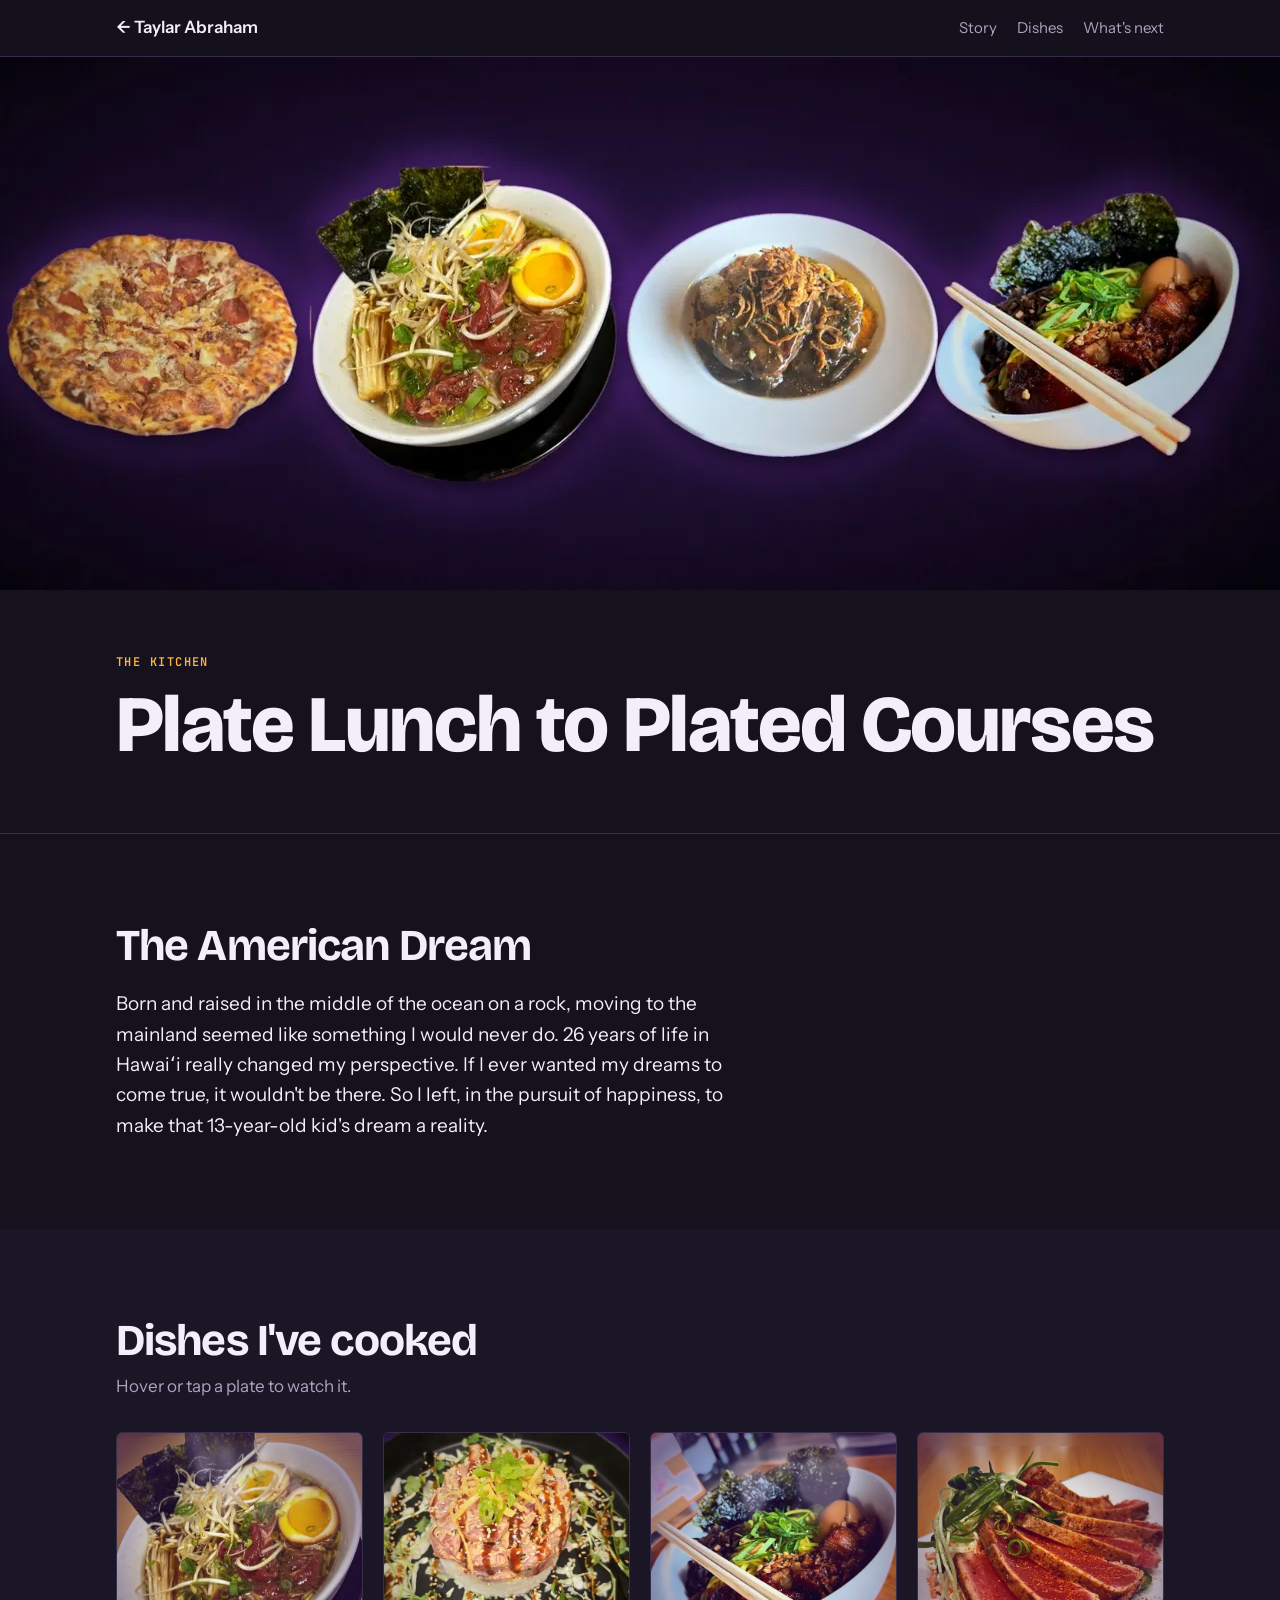
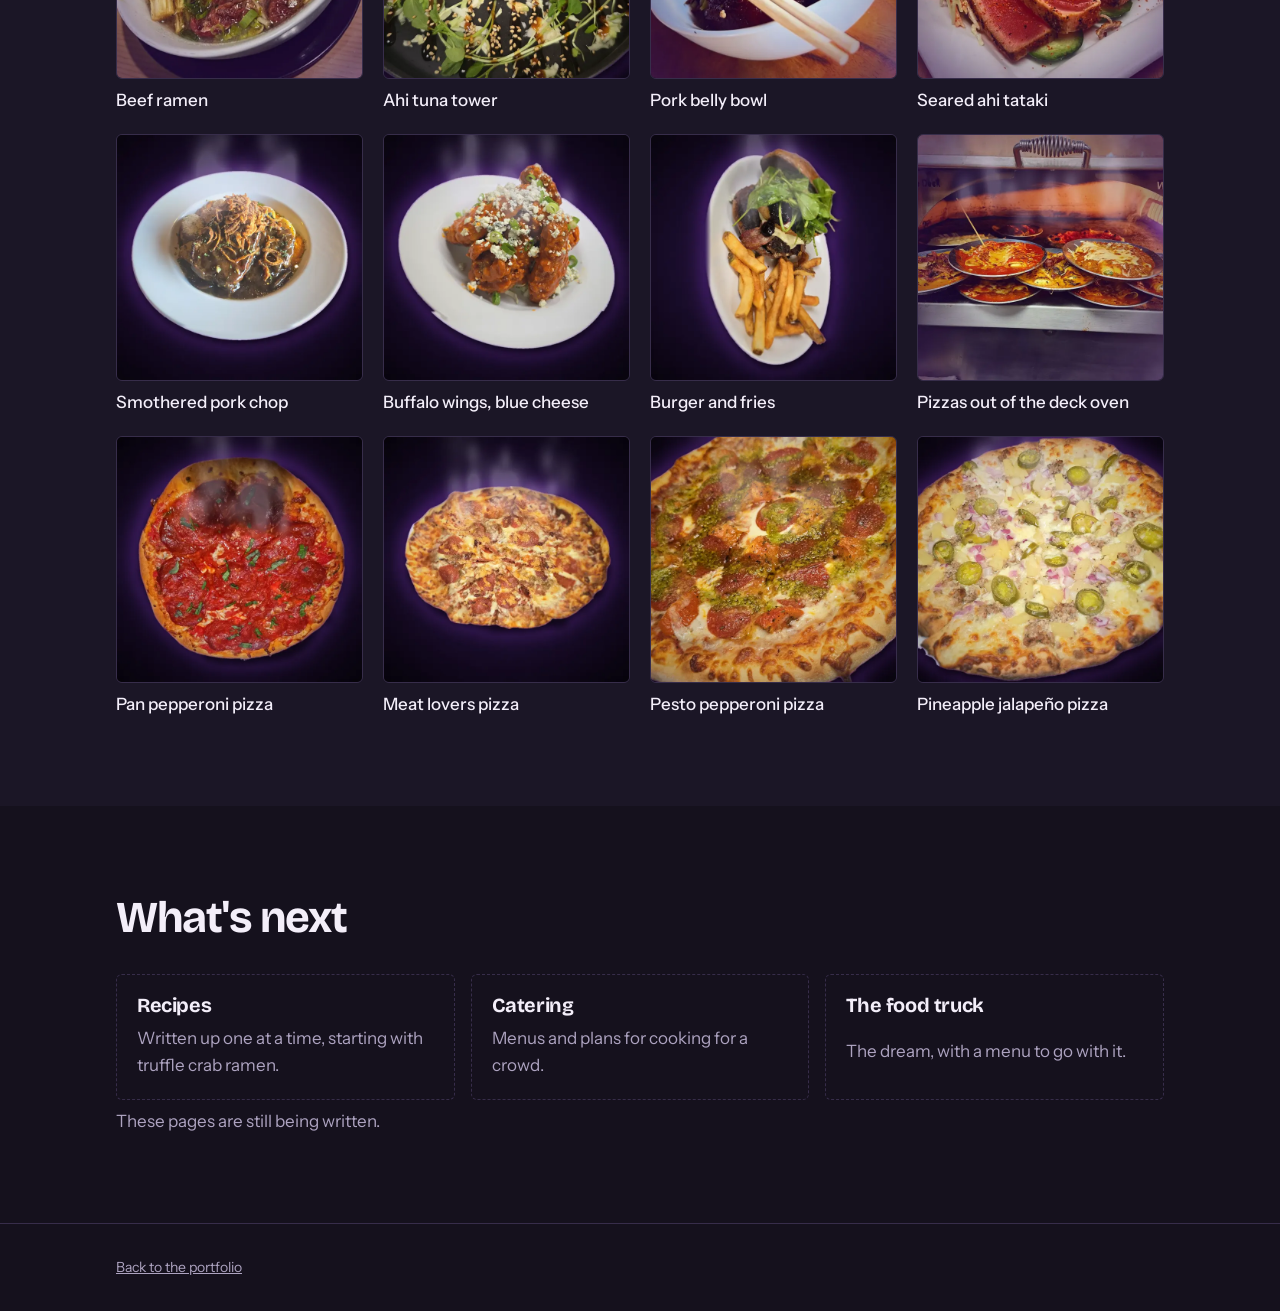
<file: Projects/KitchenSite/index.html>
<!DOCTYPE html>
<html lang="en">
  <head>
    <meta charset="UTF-8" />
    <meta name="viewport" content="width=device-width, initial-scale=1.0" />
    <title>Plate Lunch to Plated Courses — Taylar Abraham</title>
    <meta name="description" content="Dishes Taylar Abraham has cooked, and the story from Hawaiʻi plate lunch to plated courses." />
    <link rel="icon" href="../../assets/favicon.svg" type="image/svg+xml" />
    <link rel="preconnect" href="https://fonts.googleapis.com" />
    <link rel="preconnect" href="https://fonts.gstatic.com" crossorigin />
    <link
      rel="stylesheet"
      href="https://fonts.googleapis.com/css2?family=Bricolage+Grotesque:opsz,wght@12..96,500;12..96,700;12..96,800&family=Instrument+Sans:wght@400;500;600&family=JetBrains+Mono:wght@400;600&display=swap"
    />
    <link rel="stylesheet" href="css/main.css?v=2" />
  </head>

  <body>
    <header class="k-header">
      <div class="k-wrap k-header-row">
        <a class="k-back" href="../../">← Taylar Abraham</a>
        <nav class="k-nav" aria-label="Main">
          <a href="#story">Story</a>
          <a href="#dishes">Dishes</a>
          <a href="#next">What's next</a>
        </nav>
      </div>
    </header>

    <main>
      <section class="k-hero">
        <video class="k-hero-video lazy-video" muted loop playsinline preload="none" width="1920" height="800"
          poster="../../assets/img/kitchen-banner.webp" data-src="assests/imgaes/sitestuff/animations-mp4/animated/banners/banner-slideshow.mp4"
          aria-label="A slideshow of dishes: pizza, beef ramen, noodles and a pork belly bowl"></video>
        <div class="k-wrap k-hero-copy">
          <p class="k-eyebrow">The kitchen</p>
          <h1 id="top_page">Plate Lunch to Plated Courses</h1>
        </div>
      </section>

      <section class="k-section" id="story">
        <div class="k-wrap k-story">
          <h2>The American Dream</h2>
          <p>
            Born and raised in the middle of the ocean on a rock, moving to the mainland seemed like
            something I would never do. 26 years of life in Hawaiʻi really changed my perspective. If
            I ever wanted my dreams to come true, it wouldn't be there. So I left, in the pursuit of
            happiness, to make that 13-year-old kid's dream a reality.
          </p>
        </div>
      </section>

      <section class="k-section k-alt" id="dishes">
        <div class="k-wrap">
          <h2>Dishes I've cooked</h2>
          <p class="k-sub">Hover or tap a plate to watch it.</p>
          <ul class="dishes">
          <li class="dish">
            <video class="lazy-video" muted loop playsinline preload="none" width="1080" height="1080"
              poster="assests/posters/beef-ramen.webp" data-src="assests/imgaes/sitestuff/animations-mp4/animated/cards/beef-ramen.mp4" aria-label="Beef ramen"></video>
            <p>Beef ramen</p>
          </li>
          <li class="dish">
            <video class="lazy-video" muted loop playsinline preload="none" width="1080" height="1080"
              poster="assests/posters/ahi-tuna-tower.webp" data-src="assests/imgaes/sitestuff/animations-mp4/animated/cards/ahi-tuna-tower.mp4" aria-label="Ahi tuna tower"></video>
            <p>Ahi tuna tower</p>
          </li>
          <li class="dish">
            <video class="lazy-video" muted loop playsinline preload="none" width="1080" height="1080"
              poster="assests/posters/pork-belly-bowl.webp" data-src="assests/imgaes/sitestuff/animations-mp4/animated/cards/pork-belly-bowl.mp4" aria-label="Pork belly bowl"></video>
            <p>Pork belly bowl</p>
          </li>
          <li class="dish">
            <video class="lazy-video" muted loop playsinline preload="none" width="1080" height="1080"
              poster="assests/posters/seared-ahi-tataki.webp" data-src="assests/imgaes/sitestuff/animations-mp4/animated/cards/seared-ahi-tataki.mp4" aria-label="Seared ahi tataki"></video>
            <p>Seared ahi tataki</p>
          </li>
          <li class="dish">
            <video class="lazy-video" muted loop playsinline preload="none" width="1080" height="1080"
              poster="assests/posters/smothered-pork-chop.webp" data-src="assests/imgaes/sitestuff/animations-mp4/animated/cards/smothered-pork-chop.mp4" aria-label="Smothered pork chop"></video>
            <p>Smothered pork chop</p>
          </li>
          <li class="dish">
            <video class="lazy-video" muted loop playsinline preload="none" width="1080" height="1080"
              poster="assests/posters/buffalo-wings-blue-cheese.webp" data-src="assests/imgaes/sitestuff/animations-mp4/animated/cards/buffalo-wings-blue-cheese.mp4" aria-label="Buffalo wings, blue cheese"></video>
            <p>Buffalo wings, blue cheese</p>
          </li>
          <li class="dish">
            <video class="lazy-video" muted loop playsinline preload="none" width="1080" height="1080"
              poster="assests/posters/burger-and-fries.webp" data-src="assests/imgaes/sitestuff/animations-mp4/animated/cards/burger-and-fries.mp4" aria-label="Burger and fries"></video>
            <p>Burger and fries</p>
          </li>
          <li class="dish">
            <video class="lazy-video" muted loop playsinline preload="none" width="1080" height="1080"
              poster="assests/posters/pizza-deck-oven.webp" data-src="assests/imgaes/sitestuff/animations-mp4/animated/cards/pizza-deck-oven.mp4" aria-label="Pizzas out of the deck oven"></video>
            <p>Pizzas out of the deck oven</p>
          </li>
          <li class="dish">
            <video class="lazy-video" muted loop playsinline preload="none" width="1080" height="1080"
              poster="assests/posters/pan-pepperoni-pizza.webp" data-src="assests/imgaes/sitestuff/animations-mp4/animated/cards/pan-pepperoni-pizza.mp4" aria-label="Pan pepperoni pizza"></video>
            <p>Pan pepperoni pizza</p>
          </li>
          <li class="dish">
            <video class="lazy-video" muted loop playsinline preload="none" width="1080" height="1080"
              poster="assests/posters/meat-lovers-pizza.webp" data-src="assests/imgaes/sitestuff/animations-mp4/animated/cards/meat-lovers-pizza.mp4" aria-label="Meat lovers pizza"></video>
            <p>Meat lovers pizza</p>
          </li>
          <li class="dish">
            <video class="lazy-video" muted loop playsinline preload="none" width="1080" height="1080"
              poster="assests/posters/pesto-pepperoni-pizza.webp" data-src="assests/imgaes/sitestuff/animations-mp4/animated/cards/pesto-pepperoni-pizza.mp4" aria-label="Pesto pepperoni pizza"></video>
            <p>Pesto pepperoni pizza</p>
          </li>
          <li class="dish">
            <video class="lazy-video" muted loop playsinline preload="none" width="1080" height="1080"
              poster="assests/posters/pineapple-jalapeno-pizza.webp" data-src="assests/imgaes/sitestuff/animations-mp4/animated/cards/pineapple-jalapeno-pizza.mp4" aria-label="Pineapple jalapeño pizza"></video>
            <p>Pineapple jalapeño pizza</p>
          </li>
          </ul>
        </div>
      </section>

      <section class="k-section" id="next">
        <div class="k-wrap">
          <h2>What's next</h2>
          <ul class="k-next">
            <li><h3>Recipes</h3><p>Written up one at a time, starting with truffle crab ramen.</p></li>
            <li><h3>Catering</h3><p>Menus and plans for cooking for a crowd.</p></li>
            <li><h3>The food truck</h3><p>The dream, with a menu to go with it.</p></li>
          </ul>
          <p class="k-sub">These pages are still being written.</p>
        </div>
      </section>
    </main>

    <footer class="k-footer">
      <div class="k-wrap"><a href="../../">Back to the portfolio</a></div>
    </footer>

    <script src="js/main.js?v=2" defer></script>
  </body>
</html>
</file>
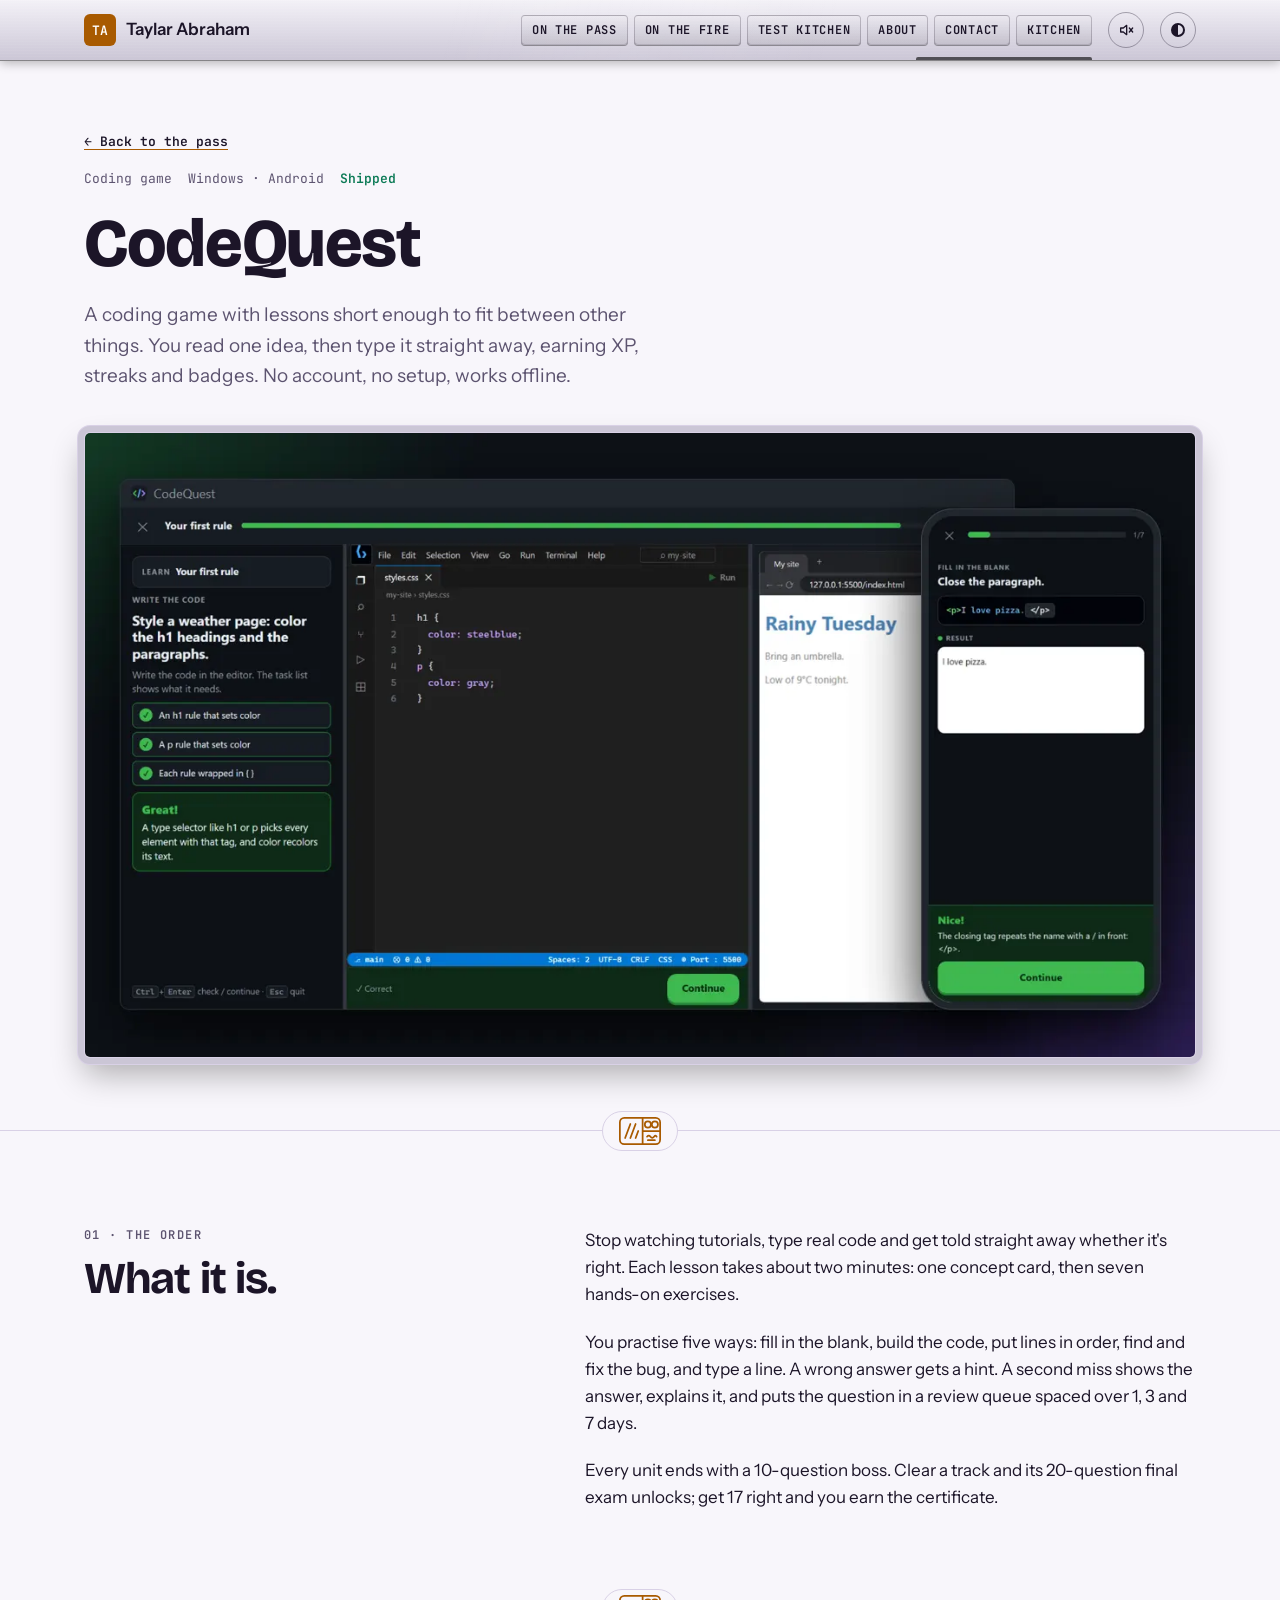
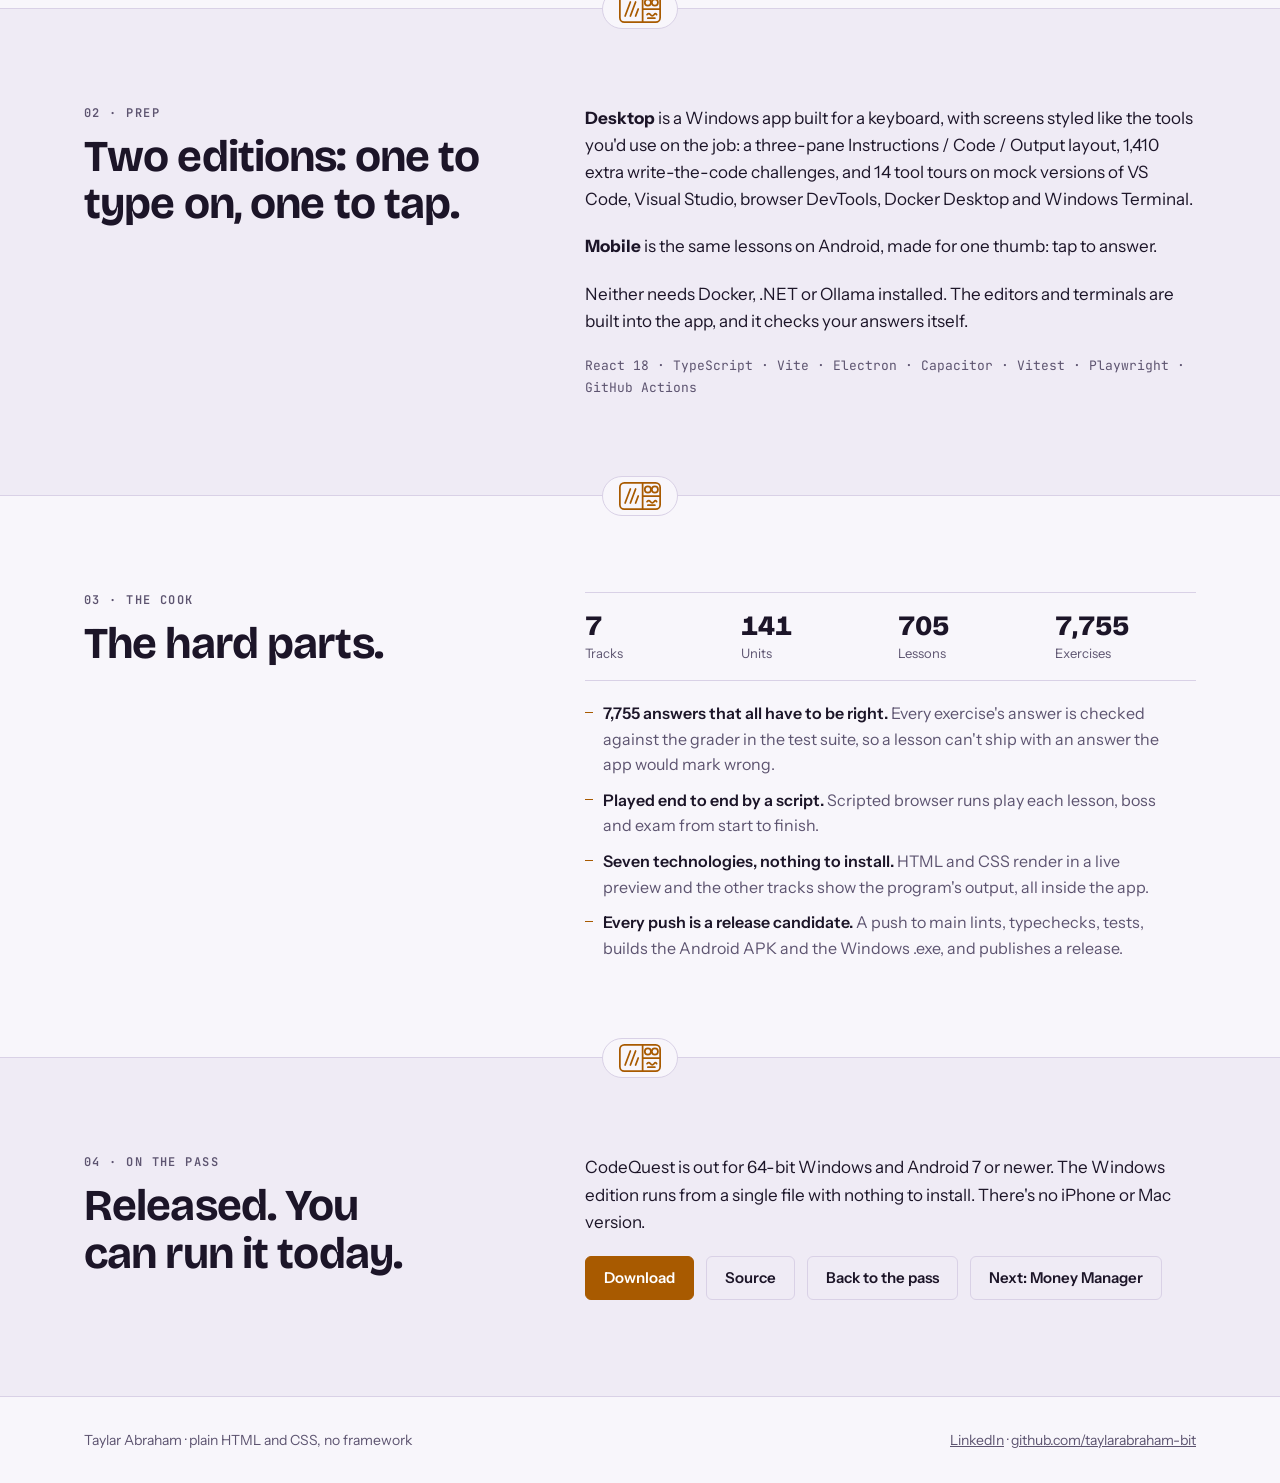
<file: work/codequest/index.html>
<!DOCTYPE html>
<html lang="en">
  <head>
    <meta charset="UTF-8" />
    <meta name="viewport" content="width=device-width, initial-scale=1.0" />
    <title>CodeQuest — case study — Taylar Abraham</title>
    <meta name="description" content="How CodeQuest was built: a coding game for Windows and Android with 705 two-minute lessons, graded offline with no account." />
    <meta property="og:title" content="CodeQuest — case study" />
    <meta property="og:description" content="How CodeQuest was built: a coding game for Windows and Android with 705 two-minute lessons, graded offline with no account." />
    <meta property="og:type" content="article" />
    <meta property="og:image" content="https://taylarabraham-bit.github.io/assets/og/codequest.jpg" />
    <meta property="og:image:width" content="1200" />
    <meta property="og:image:height" content="630" />
    <meta name="twitter:card" content="summary_large_image" />
    <link rel="icon" href="../../assets/favicon.svg" type="image/svg+xml" />
    <link rel="preconnect" href="https://fonts.googleapis.com" />
    <link rel="preconnect" href="https://fonts.gstatic.com" crossorigin />
    <link
      rel="stylesheet"
      href="https://fonts.googleapis.com/css2?family=Bricolage+Grotesque:opsz,wght@12..96,500;12..96,700;12..96,800&family=Instrument+Sans:wght@400;500;600&family=JetBrains+Mono:wght@400;600&display=swap"
    />
    <link rel="stylesheet" href="../../css/style.css" />
    <script>
      // Apply a saved theme before first paint so the page never flashes.
      try {
        var t = localStorage.getItem('theme');
        if (t === 'light' || t === 'dark') document.documentElement.dataset.theme = t;
      } catch (e) {}
      // Scripts are on: the ticket machine can fold into a menu button on small screens.
      document.documentElement.classList.add('js');
    </script>
  </head>

  <body>
    <a class="skip" href="#top">Skip to the case study</a>

    <header class="site-header">
      <div class="wrap header-row">
        <a class="brand" href="../../" aria-label="Taylar Abraham, home">
          <span class="brand-mark" aria-hidden="true">TA</span>
          <span class="brand-name">Taylar Abraham</span>
        </a>
        <!-- The ticket machine: here every key leads back to a section of the home page. -->
        <nav class="machine" id="machine" aria-label="Main">
          <button class="machine-toggle" type="button" aria-expanded="false" aria-controls="machine-roll">
            <svg viewBox="0 0 24 24" width="16" height="16" fill="none" stroke="currentColor" stroke-width="2" stroke-linecap="round" stroke-linejoin="round" aria-hidden="true"><path d="M6 9V3h12v6" /><rect x="3" y="9" width="18" height="8" rx="2" /><path d="M7 14h10v7H7z" /></svg>
            Menu
          </button>
          <ul class="machine-roll" id="machine-roll">
            <li><a href="../../#work">On the pass</a></li>
            <li><a href="../../#fire">On the fire</a></li>
            <li><a href="../../#test-kitchen">Test kitchen</a></li>
            <li><a href="../../#about">About</a></li>
            <li><a href="../../#contact">Contact</a></li>
            <li><a href="../../Projects/KitchenSite/">Kitchen</a></li>
          </ul>
        </nav>
        <button class="icon-btn" id="sound-toggle" type="button" aria-pressed="false" aria-label="Printer sound">
          <svg viewBox="0 0 24 24" width="16" height="16" fill="none" stroke="currentColor" stroke-width="2" stroke-linecap="round" stroke-linejoin="round" aria-hidden="true"><path d="M4 9v6h4l5 4V5L8 9H4z" /><path class="sound-on" d="M16.5 8.5a5 5 0 0 1 0 7" /><path class="sound-off" d="m17 9 5 6m0-6-5 6" /></svg>
        </button>
        <button class="icon-btn" id="theme-toggle" type="button" aria-label="Switch colour theme">
          <span aria-hidden="true" class="theme-icon"></span>
        </button>
      </div>
    </header>

    <main id="top">
      <header class="wrap case-head">
        <a class="back" href="../../#codequest">← Back to the pass</a>
        <p class="meta"><span>Coding game</span><span>Windows · Android</span><span class="state state-live">Shipped</span></p>
        <h1>CodeQuest</h1>
        <p class="lede">
          A coding game with lessons short enough to fit between other things. You read one idea,
          then type it straight away, earning XP, streaks and badges. No account, no setup, works
          offline.
        </p>
      </header>

      <div class="wrap case-hero">
        <!-- Shares its view-transition-name with the card on the home page, so one grows into the other. -->
        <div class="shot" style="view-transition-name: shot-codequest">
          <img src="../../assets/img/codequest-hero.webp" width="1280" height="720" alt="CodeQuest running on a laptop and a phone" />
        </div>
      </div>

      <section class="tier" aria-labelledby="order-title">
        <div class="wrap about-grid">
          <div>
            <p class="eyebrow">01 · The order</p>
            <h2 id="order-title">What it is.</h2>
          </div>
          <div class="about-copy">
            <p>
              Stop watching tutorials, type real code and get told straight away whether it's right.
              Each lesson takes about two minutes: one concept card, then seven hands-on exercises.
            </p>
            <p>
              You practise five ways: fill in the blank, build the code, put lines in order, find and fix
              the bug, and type a line. A wrong answer gets a hint. A second miss shows the answer,
              explains it, and puts the question in a review queue spaced over 1, 3 and 7 days.
            </p>
            <p>
              Every unit ends with a 10-question boss. Clear a track and its 20-question final exam
              unlocks; get 17 right and you earn the certificate.
            </p>
          </div>
        </div>
      </section>

      <section class="tier tier-alt" aria-labelledby="prep-title">
        <div class="wrap about-grid">
          <div>
            <p class="eyebrow">02 · Prep</p>
            <h2 id="prep-title">Two editions: one to type on, one to tap.</h2>
          </div>
          <div class="about-copy">
            <p>
              <strong>Desktop</strong> is a Windows app built for a keyboard, with screens styled like
              the tools you'd use on the job: a three-pane Instructions / Code / Output layout, 1,410
              extra write-the-code challenges, and 14 tool tours on mock versions of VS Code, Visual
              Studio, browser DevTools, Docker Desktop and Windows Terminal.
            </p>
            <p>
              <strong>Mobile</strong> is the same lessons on Android, made for one thumb: tap to answer.
            </p>
            <p>
              Neither needs Docker, .NET or Ollama installed. The editors and terminals are built into
              the app, and it checks your answers itself.
            </p>
            <p class="stack">React 18 · TypeScript · Vite · Electron · Capacitor · Vitest · Playwright · GitHub Actions</p>
          </div>
        </div>
      </section>

      <section class="tier" aria-labelledby="cook-title">
        <div class="wrap about-grid">
          <div>
            <p class="eyebrow">03 · The cook</p>
            <h2 id="cook-title">The hard parts.</h2>
          </div>
          <div class="about-copy">
            <dl class="figures">
              <div><dt>Tracks</dt><dd>7</dd></div>
              <div><dt>Units</dt><dd>141</dd></div>
              <div><dt>Lessons</dt><dd>705</dd></div>
              <div><dt>Exercises</dt><dd>7,755</dd></div>
            </dl>
            <ul class="notes">
              <li>
                <strong>7,755 answers that all have to be right.</strong> Every exercise's answer is
                checked against the grader in the test suite, so a lesson can't ship with an answer the
                app would mark wrong.
              </li>
              <li>
                <strong>Played end to end by a script.</strong> Scripted browser runs play each lesson,
                boss and exam from start to finish.
              </li>
              <li>
                <strong>Seven technologies, nothing to install.</strong> HTML and CSS render in a live
                preview and the other tracks show the program's output, all inside the app.
              </li>
              <li>
                <strong>Every push is a release candidate.</strong> A push to main lints, typechecks,
                tests, builds the Android APK and the Windows .exe, and publishes a release.
              </li>
            </ul>
          </div>
        </div>
      </section>

      <section class="tier tier-alt" aria-labelledby="pass-title">
        <div class="wrap about-grid">
          <div>
            <p class="eyebrow">04 · On the pass</p>
            <h2 id="pass-title">Released. You can run it today.</h2>
          </div>
          <div class="about-copy">
            <p>
              CodeQuest is out for 64-bit Windows and Android 7 or newer. The Windows edition runs from
              a single file with nothing to install. There's no iPhone or Mac version.
            </p>
            <div class="links">
              <a class="btn btn-primary" href="https://github.com/taylarabraham-bit/codequest-app/releases/latest" rel="noopener">Download</a>
              <a class="btn" href="https://github.com/taylarabraham-bit/codequest-app" rel="noopener">Source</a>
              <a class="btn" href="../../#codequest">Back to the pass</a>
              <a class="btn" href="../money-manager/">Next: Money Manager</a>
            </div>
          </div>
        </div>
      </section>
    </main>

    <footer class="site-footer">
      <div class="wrap footer-row">
        <p>Taylar Abraham · plain HTML and CSS, no framework</p>
        <p>
          <a href="https://www.linkedin.com/in/taylar-abraham-547183439/" rel="noopener">LinkedIn</a> ·
          <a href="https://github.com/taylarabraham-bit" rel="noopener">github.com/taylarabraham-bit</a>
        </p>
      </div>
    </footer>

    <script src="../../js/main.js" defer></script>
  </body>
</html>
</file>
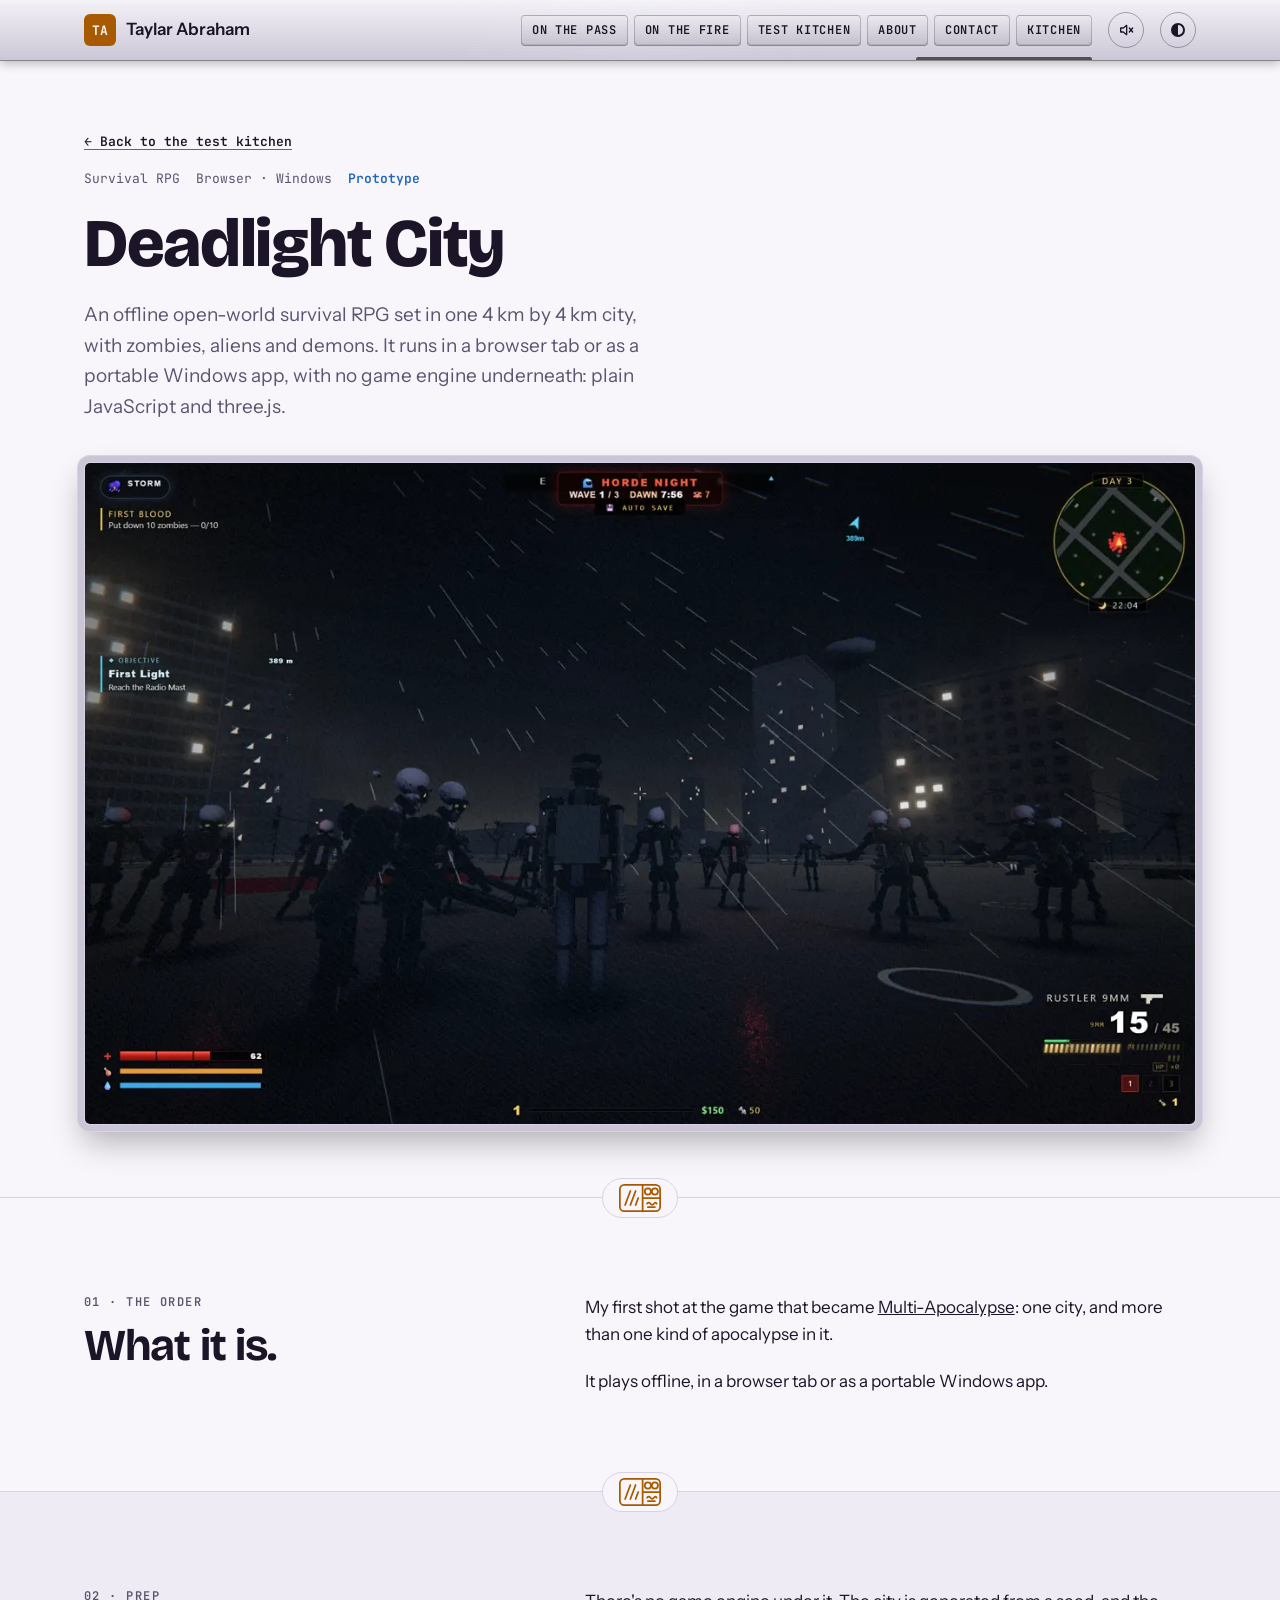
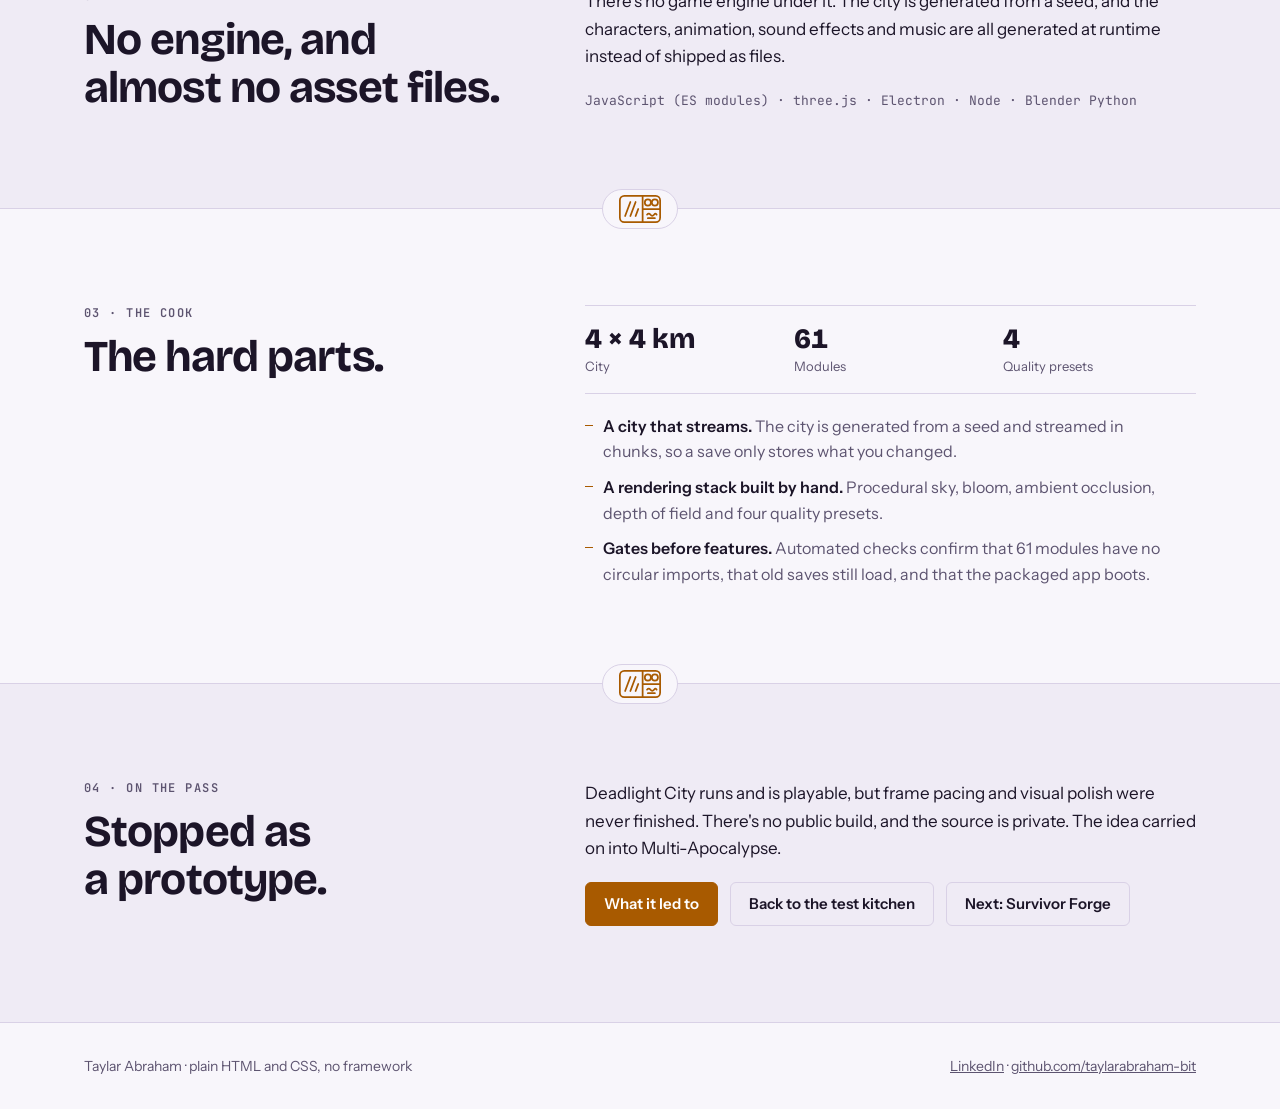
<file: work/deadlight-city/index.html>
<!DOCTYPE html>
<html lang="en">
  <head>
    <meta charset="UTF-8" />
    <meta name="viewport" content="width=device-width, initial-scale=1.0" />
    <title>Deadlight City — case study — Taylar Abraham</title>
    <meta name="description" content="Deadlight City: a browser-based open-world survival prototype in plain JavaScript and three.js, and the first shot at Multi-Apocalypse." />
    <meta property="og:title" content="Deadlight City — case study" />
    <meta property="og:description" content="Deadlight City: a browser-based open-world survival prototype in plain JavaScript and three.js, and the first shot at Multi-Apocalypse." />
    <meta property="og:type" content="article" />
    <meta property="og:image" content="https://taylarabraham-bit.github.io/assets/og/deadlight-city.jpg" />
    <meta property="og:image:width" content="1200" />
    <meta property="og:image:height" content="630" />
    <meta name="twitter:card" content="summary_large_image" />
    <link rel="icon" href="../../assets/favicon.svg" type="image/svg+xml" />
    <link rel="preconnect" href="https://fonts.googleapis.com" />
    <link rel="preconnect" href="https://fonts.gstatic.com" crossorigin />
    <link
      rel="stylesheet"
      href="https://fonts.googleapis.com/css2?family=Bricolage+Grotesque:opsz,wght@12..96,500;12..96,700;12..96,800&family=Instrument+Sans:wght@400;500;600&family=JetBrains+Mono:wght@400;600&display=swap"
    />
    <link rel="stylesheet" href="../../css/style.css" />
    <script>
      // Apply a saved theme before first paint so the page never flashes.
      try {
        var t = localStorage.getItem('theme');
        if (t === 'light' || t === 'dark') document.documentElement.dataset.theme = t;
      } catch (e) {}
      // Scripts are on: the ticket machine can fold into a menu button on small screens.
      document.documentElement.classList.add('js');
    </script>
  </head>

  <body>
    <a class="skip" href="#top">Skip to the case study</a>

    <header class="site-header">
      <div class="wrap header-row">
        <a class="brand" href="../../" aria-label="Taylar Abraham, home">
          <span class="brand-mark" aria-hidden="true">TA</span>
          <span class="brand-name">Taylar Abraham</span>
        </a>
        <!-- The ticket machine: here every key leads back to a section of the home page. -->
        <nav class="machine" id="machine" aria-label="Main">
          <button class="machine-toggle" type="button" aria-expanded="false" aria-controls="machine-roll">
            <svg viewBox="0 0 24 24" width="16" height="16" fill="none" stroke="currentColor" stroke-width="2" stroke-linecap="round" stroke-linejoin="round" aria-hidden="true"><path d="M6 9V3h12v6" /><rect x="3" y="9" width="18" height="8" rx="2" /><path d="M7 14h10v7H7z" /></svg>
            Menu
          </button>
          <ul class="machine-roll" id="machine-roll">
            <li><a href="../../#work">On the pass</a></li>
            <li><a href="../../#fire">On the fire</a></li>
            <li><a href="../../#test-kitchen">Test kitchen</a></li>
            <li><a href="../../#about">About</a></li>
            <li><a href="../../#contact">Contact</a></li>
            <li><a href="../../Projects/KitchenSite/">Kitchen</a></li>
          </ul>
        </nav>
        <button class="icon-btn" id="sound-toggle" type="button" aria-pressed="false" aria-label="Printer sound">
          <svg viewBox="0 0 24 24" width="16" height="16" fill="none" stroke="currentColor" stroke-width="2" stroke-linecap="round" stroke-linejoin="round" aria-hidden="true"><path d="M4 9v6h4l5 4V5L8 9H4z" /><path class="sound-on" d="M16.5 8.5a5 5 0 0 1 0 7" /><path class="sound-off" d="m17 9 5 6m0-6-5 6" /></svg>
        </button>
        <button class="icon-btn" id="theme-toggle" type="button" aria-label="Switch colour theme">
          <span aria-hidden="true" class="theme-icon"></span>
        </button>
      </div>
    </header>

    <main id="top">
      <header class="wrap case-head">
        <a class="back" href="../../#deadlight">← Back to the test kitchen</a>
        <p class="meta"><span>Survival RPG</span><span>Browser · Windows</span><span class="state state-test">Prototype</span></p>
        <h1>Deadlight City</h1>
        <p class="lede">
          An offline open-world survival RPG set in one 4 km by 4 km city, with zombies, aliens and
          demons. It runs in a browser tab or as a portable Windows app, with no game engine
          underneath: plain JavaScript and three.js.
        </p>
      </header>

      <div class="wrap case-hero">
        <!-- Shares its view-transition-name with the card on the home page, so one grows into the other. -->
        <div class="shot" style="view-transition-name: shot-deadlight-city">
          <img src="../../assets/img/deadlight-horde.webp" width="1280" height="720" alt="Deadlight City at night in a storm: the player facing a horde, with a horde-night wave counter on the HUD" />
        </div>
      </div>

      <section class="tier" aria-labelledby="order-title">
        <div class="wrap about-grid">
          <div>
            <p class="eyebrow">01 · The order</p>
            <h2 id="order-title">What it is.</h2>
          </div>
          <div class="about-copy">
            <p>
              My first shot at the game that became
              <a href="../multi-apocalypse/">Multi-Apocalypse</a>: one city, and more than one kind of
              apocalypse in it.
            </p>
            <p>
              It plays offline, in a browser tab or as a portable Windows app.
            </p>
          </div>
        </div>
      </section>

      <section class="tier tier-alt" aria-labelledby="prep-title">
        <div class="wrap about-grid">
          <div>
            <p class="eyebrow">02 · Prep</p>
            <h2 id="prep-title">No engine, and almost no asset files.</h2>
          </div>
          <div class="about-copy">
            <p>
              There's no game engine under it. The city is generated from a seed, and the characters,
              animation, sound effects and music are all generated at runtime instead of shipped as
              files.
            </p>
            <p class="stack">JavaScript (ES modules) · three.js · Electron · Node · Blender Python</p>
          </div>
        </div>
      </section>

      <section class="tier" aria-labelledby="cook-title">
        <div class="wrap about-grid">
          <div>
            <p class="eyebrow">03 · The cook</p>
            <h2 id="cook-title">The hard parts.</h2>
          </div>
          <div class="about-copy">
            <dl class="figures">
              <div><dt>City</dt><dd>4 × 4 km</dd></div>
              <div><dt>Modules</dt><dd>61</dd></div>
              <div><dt>Quality presets</dt><dd>4</dd></div>
            </dl>
            <ul class="notes">
              <li>
                <strong>A city that streams.</strong> The city is generated from a seed and streamed in
                chunks, so a save only stores what you changed.
              </li>
              <li>
                <strong>A rendering stack built by hand.</strong> Procedural sky, bloom, ambient
                occlusion, depth of field and four quality presets.
              </li>
              <li>
                <strong>Gates before features.</strong> Automated checks confirm that 61 modules have no
                circular imports, that old saves still load, and that the packaged app boots.
              </li>
            </ul>
          </div>
        </div>
      </section>

      <section class="tier tier-alt" aria-labelledby="pass-title">
        <div class="wrap about-grid">
          <div>
            <p class="eyebrow">04 · On the pass</p>
            <h2 id="pass-title">Stopped as a prototype.</h2>
          </div>
          <div class="about-copy">
            <p>
              Deadlight City runs and is playable, but frame pacing and visual polish were never
              finished. There's no public build, and the source is private. The idea carried on into
              Multi-Apocalypse.
            </p>
            <div class="links">
              <a class="btn btn-primary" href="../multi-apocalypse/">What it led to</a>
              <a class="btn" href="../../#deadlight">Back to the test kitchen</a>
              <a class="btn" href="../survivor-forge/">Next: Survivor Forge</a>
            </div>
          </div>
        </div>
      </section>
    </main>

    <footer class="site-footer">
      <div class="wrap footer-row">
        <p>Taylar Abraham · plain HTML and CSS, no framework</p>
        <p>
          <a href="https://www.linkedin.com/in/taylar-abraham-547183439/" rel="noopener">LinkedIn</a> ·
          <a href="https://github.com/taylarabraham-bit" rel="noopener">github.com/taylarabraham-bit</a>
        </p>
      </div>
    </footer>

    <script src="../../js/main.js" defer></script>
  </body>
</html>
</file>
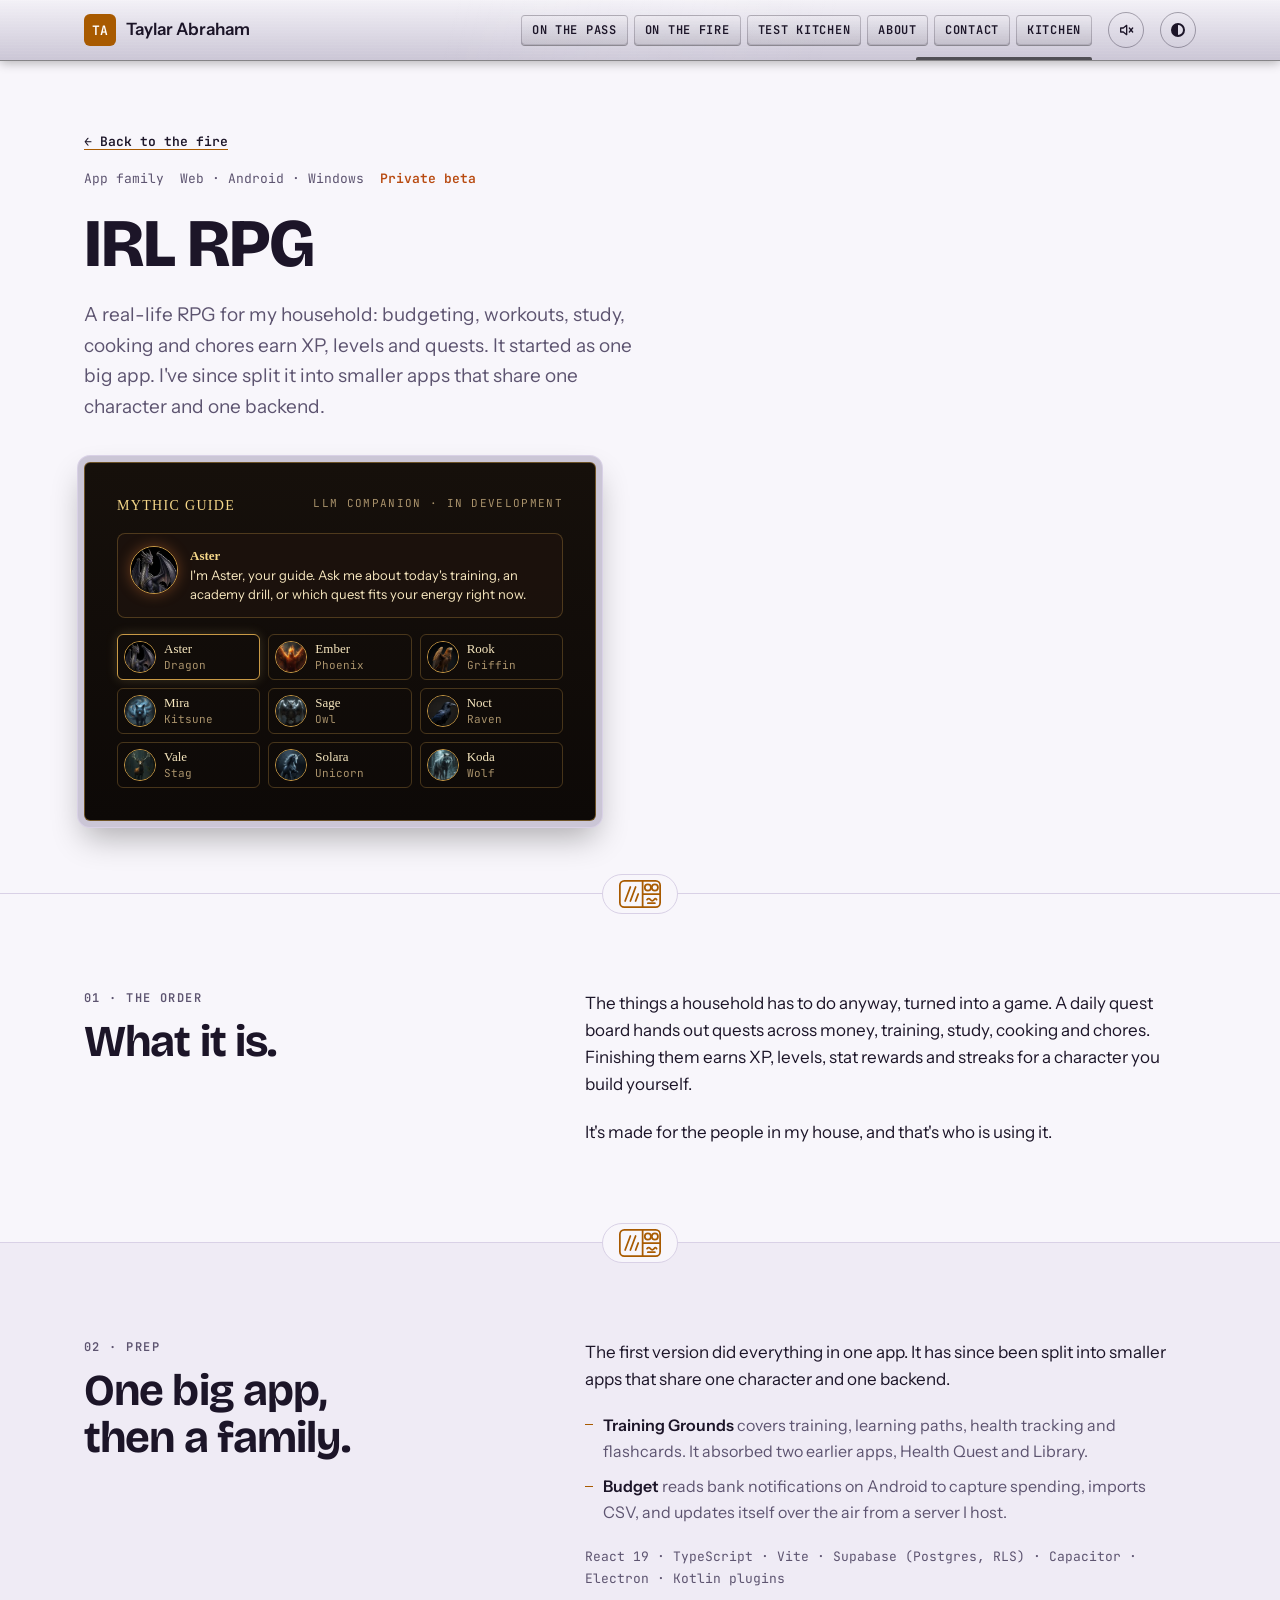
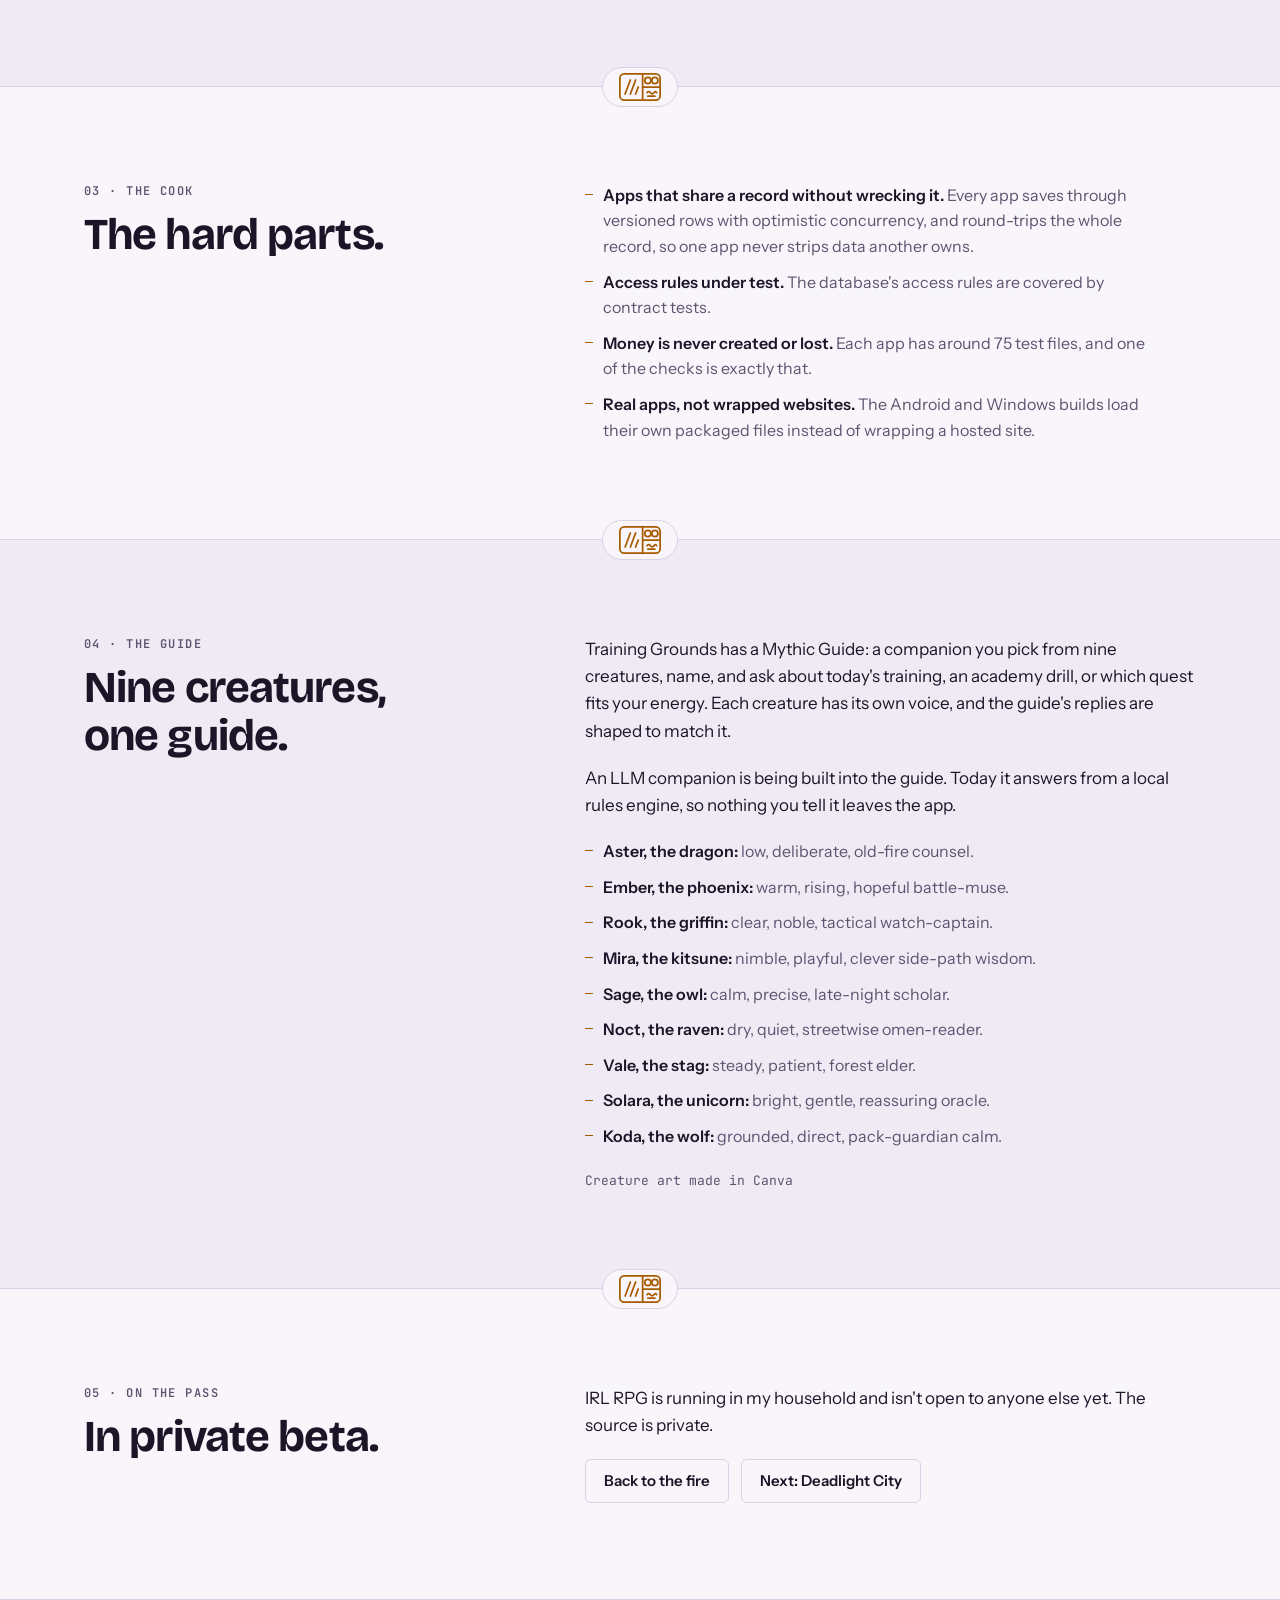
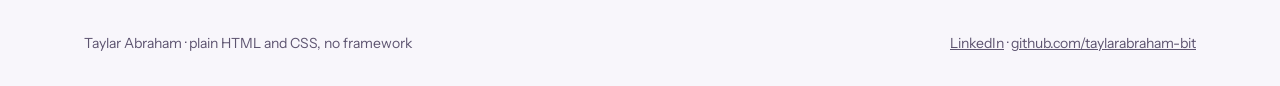
<file: work/irl-rpg/index.html>
<!DOCTYPE html>
<html lang="en">
  <head>
    <meta charset="UTF-8" />
    <meta name="viewport" content="width=device-width, initial-scale=1.0" />
    <title>IRL RPG — case study — Taylar Abraham</title>
    <meta name="description" content="How IRL RPG is being built: a real-life RPG for one household, split into a family of apps that share one character and one backend." />
    <meta property="og:title" content="IRL RPG — case study" />
    <meta property="og:description" content="How IRL RPG is being built: a real-life RPG for one household, split into a family of apps that share one character and one backend." />
    <meta property="og:type" content="article" />
    <meta property="og:image" content="https://taylarabraham-bit.github.io/assets/og/site.jpg" />
    <meta property="og:image:width" content="1200" />
    <meta property="og:image:height" content="630" />
    <meta name="twitter:card" content="summary_large_image" />
    <link rel="icon" href="../../assets/favicon.svg" type="image/svg+xml" />
    <link rel="preconnect" href="https://fonts.googleapis.com" />
    <link rel="preconnect" href="https://fonts.gstatic.com" crossorigin />
    <link
      rel="stylesheet"
      href="https://fonts.googleapis.com/css2?family=Bricolage+Grotesque:opsz,wght@12..96,500;12..96,700;12..96,800&family=Instrument+Sans:wght@400;500;600&family=JetBrains+Mono:wght@400;600&display=swap"
    />
    <link rel="stylesheet" href="../../css/style.css" />
    <script>
      // Apply a saved theme before first paint so the page never flashes.
      try {
        var t = localStorage.getItem('theme');
        if (t === 'light' || t === 'dark') document.documentElement.dataset.theme = t;
      } catch (e) {}
      // Scripts are on: the ticket machine can fold into a menu button on small screens.
      document.documentElement.classList.add('js');
    </script>
  </head>

  <body>
    <a class="skip" href="#top">Skip to the case study</a>

    <header class="site-header">
      <div class="wrap header-row">
        <a class="brand" href="../../" aria-label="Taylar Abraham, home">
          <span class="brand-mark" aria-hidden="true">TA</span>
          <span class="brand-name">Taylar Abraham</span>
        </a>
        <!-- The ticket machine: here every key leads back to a section of the home page. -->
        <nav class="machine" id="machine" aria-label="Main">
          <button class="machine-toggle" type="button" aria-expanded="false" aria-controls="machine-roll">
            <svg viewBox="0 0 24 24" width="16" height="16" fill="none" stroke="currentColor" stroke-width="2" stroke-linecap="round" stroke-linejoin="round" aria-hidden="true"><path d="M6 9V3h12v6" /><rect x="3" y="9" width="18" height="8" rx="2" /><path d="M7 14h10v7H7z" /></svg>
            Menu
          </button>
          <ul class="machine-roll" id="machine-roll">
            <li><a href="../../#work">On the pass</a></li>
            <li><a href="../../#fire">On the fire</a></li>
            <li><a href="../../#test-kitchen">Test kitchen</a></li>
            <li><a href="../../#about">About</a></li>
            <li><a href="../../#contact">Contact</a></li>
            <li><a href="../../Projects/KitchenSite/">Kitchen</a></li>
          </ul>
        </nav>
        <button class="icon-btn" id="sound-toggle" type="button" aria-pressed="false" aria-label="Printer sound">
          <svg viewBox="0 0 24 24" width="16" height="16" fill="none" stroke="currentColor" stroke-width="2" stroke-linecap="round" stroke-linejoin="round" aria-hidden="true"><path d="M4 9v6h4l5 4V5L8 9H4z" /><path class="sound-on" d="M16.5 8.5a5 5 0 0 1 0 7" /><path class="sound-off" d="m17 9 5 6m0-6-5 6" /></svg>
        </button>
        <button class="icon-btn" id="theme-toggle" type="button" aria-label="Switch colour theme">
          <span aria-hidden="true" class="theme-icon"></span>
        </button>
      </div>
    </header>

    <main id="top">
      <header class="wrap case-head">
        <a class="back" href="../../#irl-rpg">← Back to the fire</a>
        <p class="meta"><span>App family</span><span>Web · Android · Windows</span><span class="state state-fire">Private beta</span></p>
        <h1>IRL RPG</h1>
        <p class="lede">
          A real-life RPG for my household: budgeting, workouts, study, cooking and chores earn XP,
          levels and quests. It started as one big app. I've since split it into smaller apps that
          share one character and one backend.
        </p>
      </header>

      <div class="wrap case-hero">
        <!-- Shares its view-transition-name with the card on the home page, so one grows into the other. -->
        <div class="shot shot-type guide" style="view-transition-name: shot-irl-rpg" aria-hidden="true">
          <p class="guide-head"><span>Mythic Guide</span><span>LLM companion · in development</span></p>
          <div class="guide-msg">
            <img src="../../assets/img/guide/dragon.webp" width="160" height="200" alt="" />
            <p><strong>Aster</strong>I'm Aster, your guide. Ask me about today's training, an academy drill, or which quest fits your energy right now.</p>
          </div>
          <ul class="guide-roster">
            <li><img src="../../assets/img/guide/dragon.webp" width="160" height="200" alt="" loading="lazy" />Aster<span>Dragon</span></li>
            <li><img src="../../assets/img/guide/phoenix.webp" width="160" height="200" alt="" loading="lazy" />Ember<span>Phoenix</span></li>
            <li><img src="../../assets/img/guide/griffin.webp" width="160" height="200" alt="" loading="lazy" />Rook<span>Griffin</span></li>
            <li><img src="../../assets/img/guide/kitsune.webp" width="160" height="200" alt="" loading="lazy" />Mira<span>Kitsune</span></li>
            <li><img src="../../assets/img/guide/owl.webp" width="160" height="200" alt="" loading="lazy" />Sage<span>Owl</span></li>
            <li><img src="../../assets/img/guide/raven.webp" width="160" height="200" alt="" loading="lazy" />Noct<span>Raven</span></li>
            <li><img src="../../assets/img/guide/stag.webp" width="160" height="200" alt="" loading="lazy" />Vale<span>Stag</span></li>
            <li><img src="../../assets/img/guide/unicorn.webp" width="160" height="200" alt="" loading="lazy" />Solara<span>Unicorn</span></li>
            <li><img src="../../assets/img/guide/wolf.webp" width="160" height="200" alt="" loading="lazy" />Koda<span>Wolf</span></li>
          </ul>
        </div>
      </div>

      <section class="tier" aria-labelledby="order-title">
        <div class="wrap about-grid">
          <div>
            <p class="eyebrow">01 · The order</p>
            <h2 id="order-title">What it is.</h2>
          </div>
          <div class="about-copy">
            <p>
              The things a household has to do anyway, turned into a game. A daily quest board hands out
              quests across money, training, study, cooking and chores. Finishing them earns XP, levels,
              stat rewards and streaks for a character you build yourself.
            </p>
            <p>
              It's made for the people in my house, and that's who is using it.
            </p>
          </div>
        </div>
      </section>

      <section class="tier tier-alt" aria-labelledby="prep-title">
        <div class="wrap about-grid">
          <div>
            <p class="eyebrow">02 · Prep</p>
            <h2 id="prep-title">One big app, then a family.</h2>
          </div>
          <div class="about-copy">
            <p>
              The first version did everything in one app. It has since been split into smaller apps
              that share one character and one backend.
            </p>
            <ul class="notes">
              <li><strong>Training Grounds</strong> covers training, learning paths, health tracking and flashcards. It absorbed two earlier apps, Health Quest and Library.</li>
              <li><strong>Budget</strong> reads bank notifications on Android to capture spending, imports CSV, and updates itself over the air from a server I host.</li>
            </ul>
            <p class="stack">React 19 · TypeScript · Vite · Supabase (Postgres, RLS) · Capacitor · Electron · Kotlin plugins</p>
          </div>
        </div>
      </section>

      <section class="tier" aria-labelledby="cook-title">
        <div class="wrap about-grid">
          <div>
            <p class="eyebrow">03 · The cook</p>
            <h2 id="cook-title">The hard parts.</h2>
          </div>
          <div class="about-copy">
            <ul class="notes">
              <li>
                <strong>Apps that share a record without wrecking it.</strong> Every app saves through
                versioned rows with optimistic concurrency, and round-trips the whole record, so one app
                never strips data another owns.
              </li>
              <li>
                <strong>Access rules under test.</strong> The database's access rules are covered by
                contract tests.
              </li>
              <li>
                <strong>Money is never created or lost.</strong> Each app has around 75 test files, and
                one of the checks is exactly that.
              </li>
              <li>
                <strong>Real apps, not wrapped websites.</strong> The Android and Windows builds load
                their own packaged files instead of wrapping a hosted site.
              </li>
            </ul>
          </div>
        </div>
      </section>

      <section class="tier tier-alt" aria-labelledby="guide-title">
        <div class="wrap about-grid">
          <div>
            <p class="eyebrow">04 · The guide</p>
            <h2 id="guide-title">Nine creatures, one guide.</h2>
          </div>
          <div class="about-copy">
            <p>
              Training Grounds has a Mythic Guide: a companion you pick from nine creatures, name, and
              ask about today's training, an academy drill, or which quest fits your energy. Each
              creature has its own voice, and the guide's replies are shaped to match it.
            </p>
            <p>
              An LLM companion is being built into the guide. Today it answers from a local rules
              engine, so nothing you tell it leaves the app.
            </p>
            <ul class="notes">
              <li><strong>Aster, the dragon:</strong> low, deliberate, old-fire counsel.</li>
              <li><strong>Ember, the phoenix:</strong> warm, rising, hopeful battle-muse.</li>
              <li><strong>Rook, the griffin:</strong> clear, noble, tactical watch-captain.</li>
              <li><strong>Mira, the kitsune:</strong> nimble, playful, clever side-path wisdom.</li>
              <li><strong>Sage, the owl:</strong> calm, precise, late-night scholar.</li>
              <li><strong>Noct, the raven:</strong> dry, quiet, streetwise omen-reader.</li>
              <li><strong>Vale, the stag:</strong> steady, patient, forest elder.</li>
              <li><strong>Solara, the unicorn:</strong> bright, gentle, reassuring oracle.</li>
              <li><strong>Koda, the wolf:</strong> grounded, direct, pack-guardian calm.</li>
            </ul>
            <p class="stack">Creature art made in Canva</p>
          </div>
        </div>
      </section>

      <section class="tier" aria-labelledby="pass-title">
        <div class="wrap about-grid">
          <div>
            <p class="eyebrow">05 · On the pass</p>
            <h2 id="pass-title">In private beta.</h2>
          </div>
          <div class="about-copy">
            <p>
              IRL RPG is running in my household and isn't open to anyone else yet. The source is
              private.
            </p>
            <div class="links">
              <a class="btn" href="../../#irl-rpg">Back to the fire</a>
              <a class="btn" href="../deadlight-city/">Next: Deadlight City</a>
            </div>
          </div>
        </div>
      </section>
    </main>

    <footer class="site-footer">
      <div class="wrap footer-row">
        <p>Taylar Abraham · plain HTML and CSS, no framework</p>
        <p>
          <a href="https://www.linkedin.com/in/taylar-abraham-547183439/" rel="noopener">LinkedIn</a> ·
          <a href="https://github.com/taylarabraham-bit" rel="noopener">github.com/taylarabraham-bit</a>
        </p>
      </div>
    </footer>

    <script src="../../js/main.js" defer></script>
  </body>
</html>
</file>
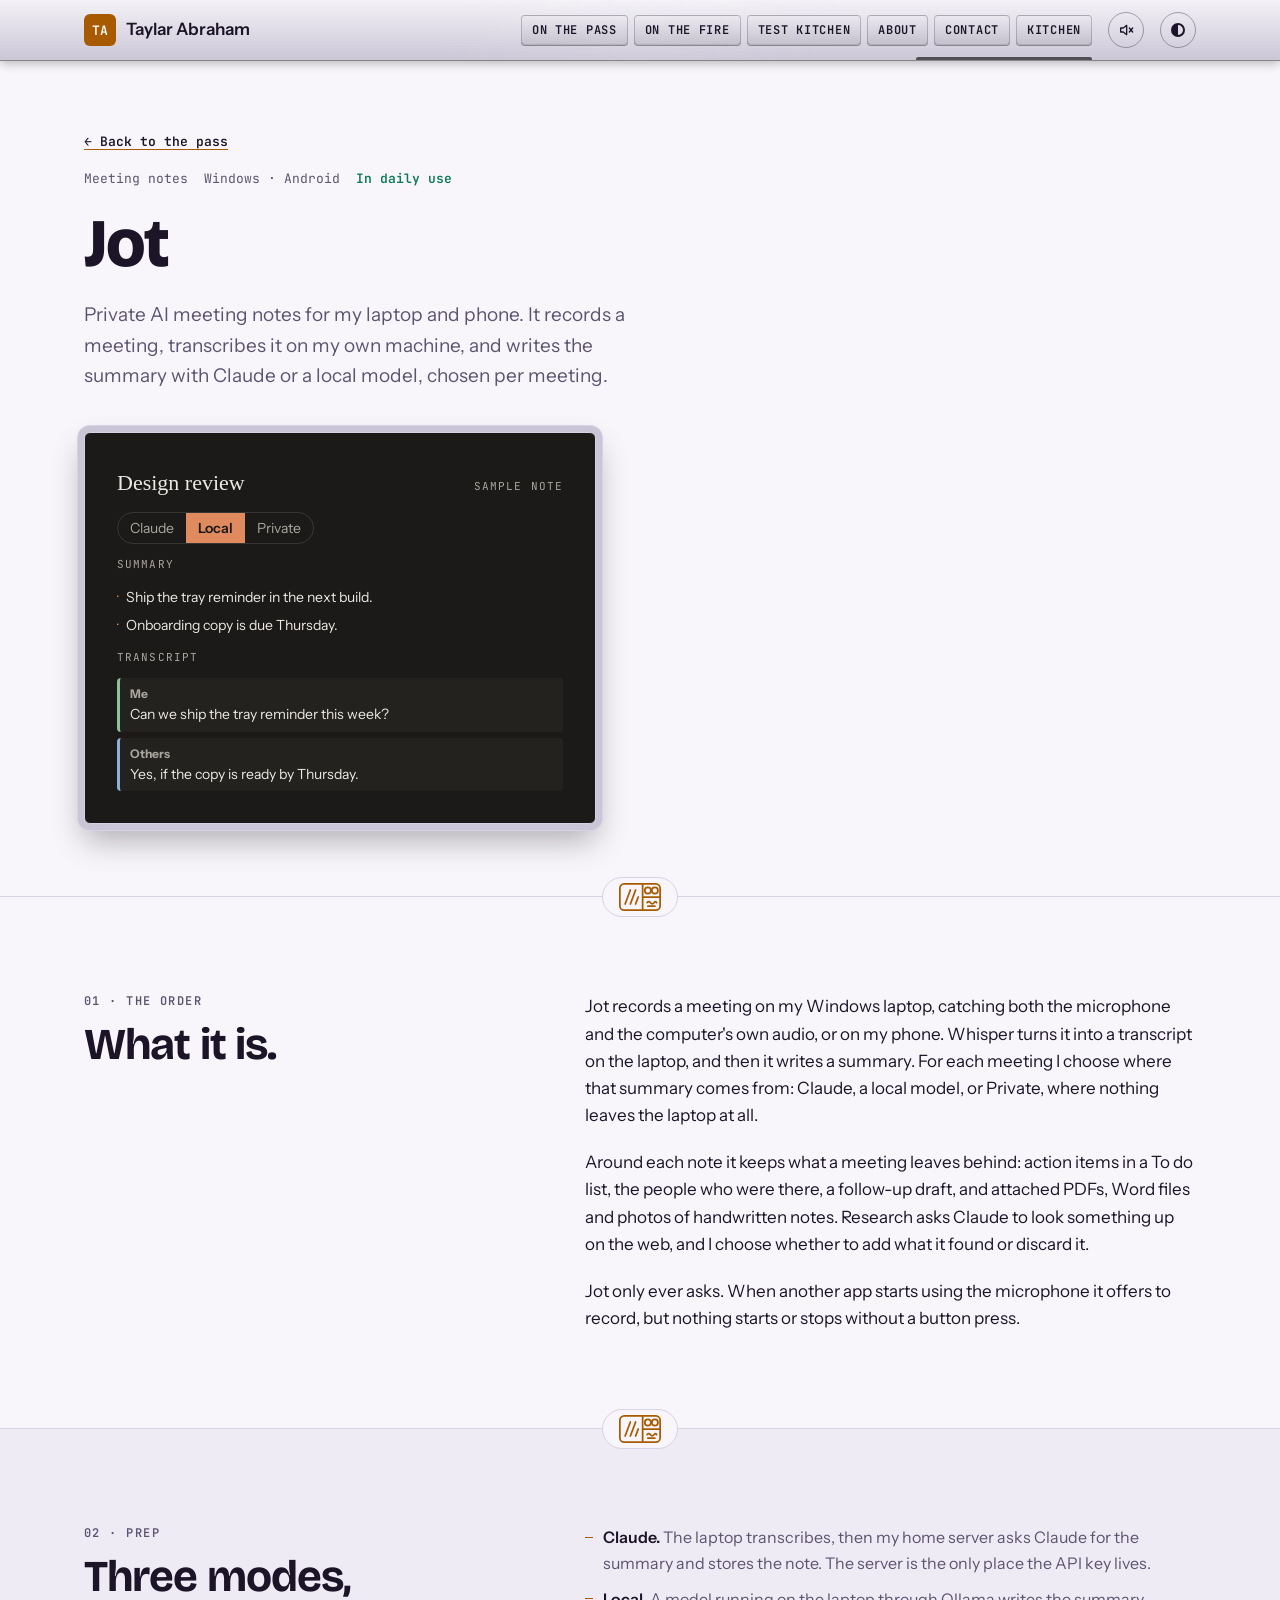
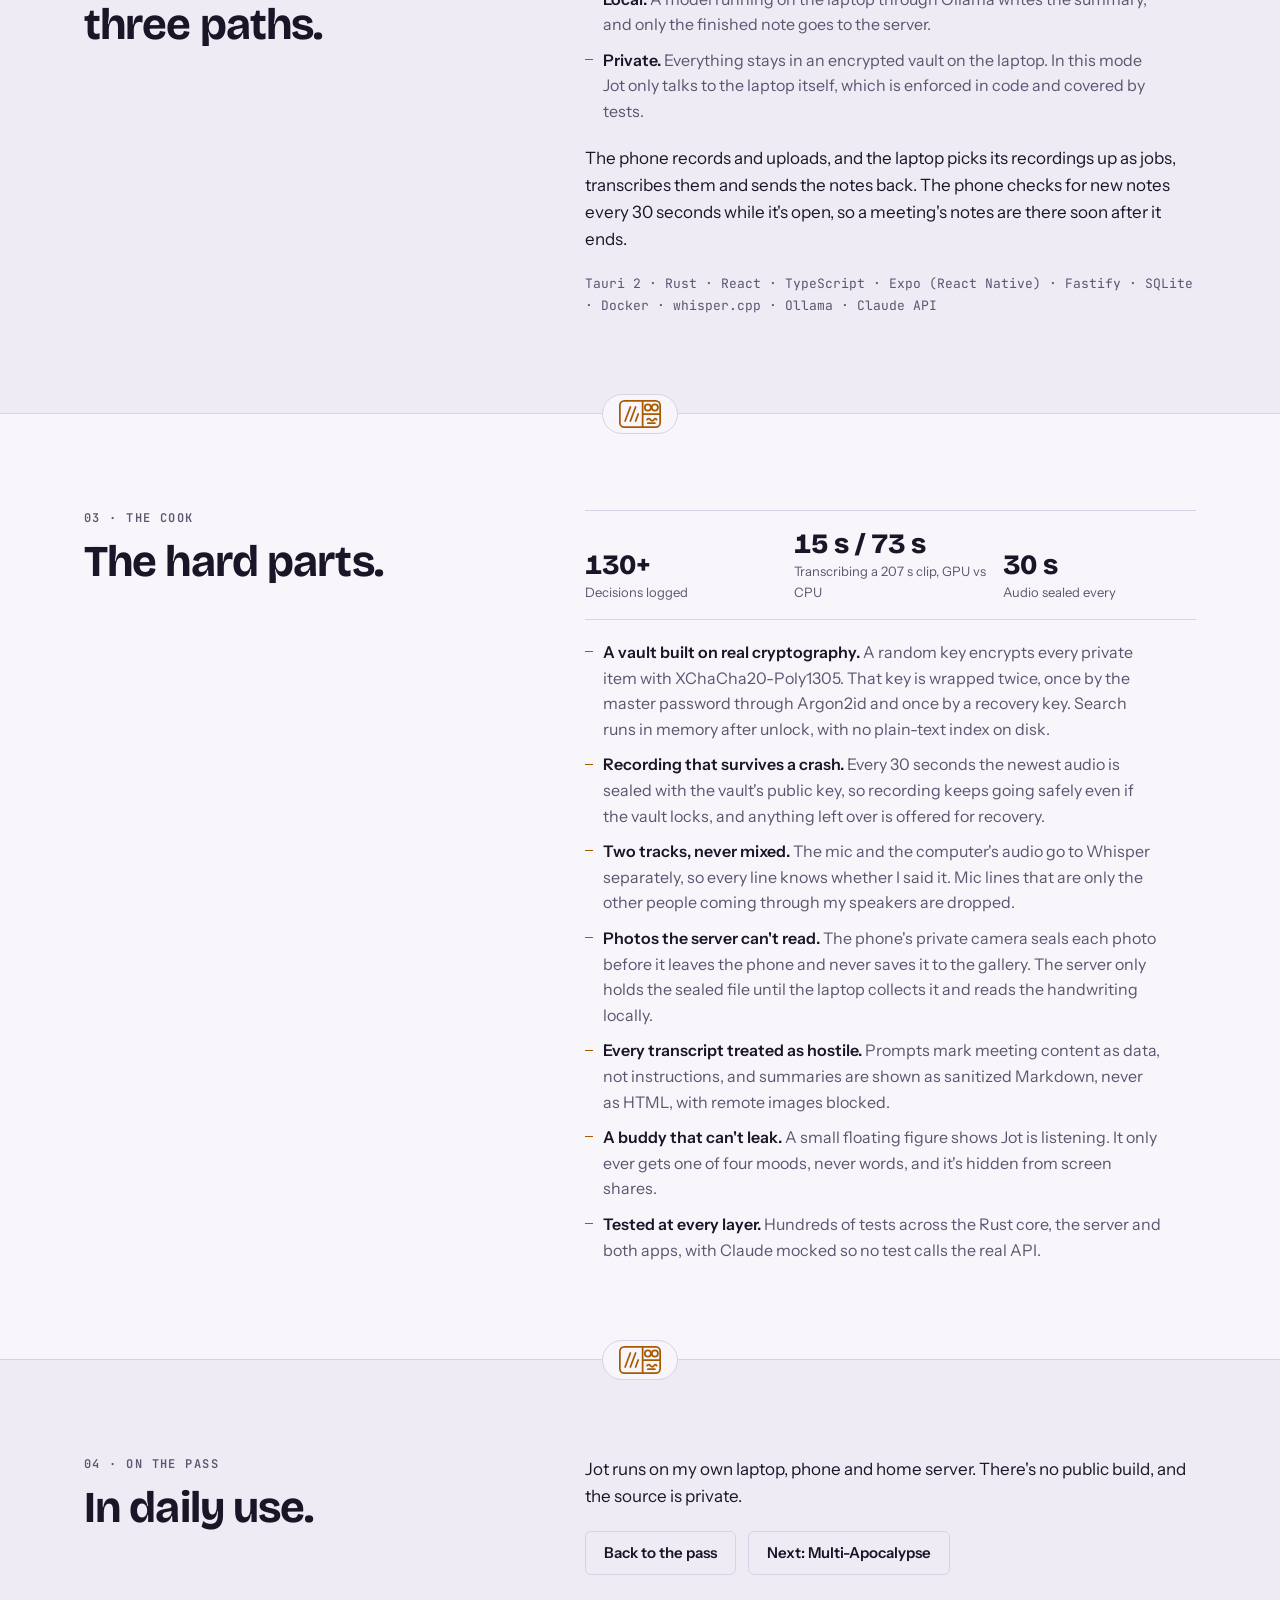
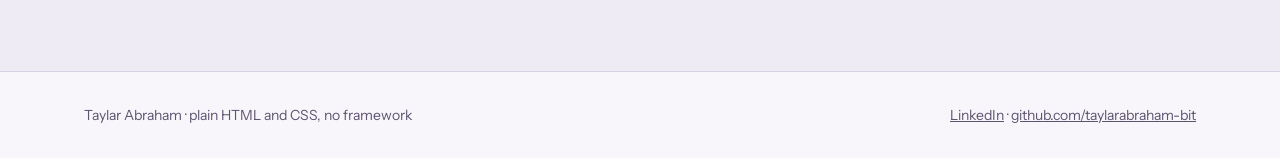
<file: work/jot/index.html>
<!DOCTYPE html>
<html lang="en">
  <head>
    <meta charset="UTF-8" />
    <meta name="viewport" content="width=device-width, initial-scale=1.0" />
    <title>Jot — case study — Taylar Abraham</title>
    <meta name="description" content="How Jot was built: private AI meeting notes for a laptop and phone, transcribed locally, with an encrypted vault for private meetings." />
    <meta property="og:title" content="Jot — case study" />
    <meta property="og:description" content="How Jot was built: private AI meeting notes for a laptop and phone, transcribed locally, with an encrypted vault for private meetings." />
    <meta property="og:type" content="article" />
    <meta property="og:image" content="https://taylarabraham-bit.github.io/assets/og/site.jpg" />
    <meta property="og:image:width" content="1200" />
    <meta property="og:image:height" content="630" />
    <meta name="twitter:card" content="summary_large_image" />
    <link rel="icon" href="../../assets/favicon.svg" type="image/svg+xml" />
    <link rel="preconnect" href="https://fonts.googleapis.com" />
    <link rel="preconnect" href="https://fonts.gstatic.com" crossorigin />
    <link
      rel="stylesheet"
      href="https://fonts.googleapis.com/css2?family=Bricolage+Grotesque:opsz,wght@12..96,500;12..96,700;12..96,800&family=Instrument+Sans:wght@400;500;600&family=JetBrains+Mono:wght@400;600&display=swap"
    />
    <link rel="stylesheet" href="../../css/style.css" />
    <script>
      // Apply a saved theme before first paint so the page never flashes.
      try {
        var t = localStorage.getItem('theme');
        if (t === 'light' || t === 'dark') document.documentElement.dataset.theme = t;
      } catch (e) {}
      // Scripts are on: the ticket machine can fold into a menu button on small screens.
      document.documentElement.classList.add('js');
    </script>
  </head>

  <body>
    <a class="skip" href="#top">Skip to the case study</a>

    <header class="site-header">
      <div class="wrap header-row">
        <a class="brand" href="../../" aria-label="Taylar Abraham, home">
          <span class="brand-mark" aria-hidden="true">TA</span>
          <span class="brand-name">Taylar Abraham</span>
        </a>
        <!-- The ticket machine: here every key leads back to a section of the home page. -->
        <nav class="machine" id="machine" aria-label="Main">
          <button class="machine-toggle" type="button" aria-expanded="false" aria-controls="machine-roll">
            <svg viewBox="0 0 24 24" width="16" height="16" fill="none" stroke="currentColor" stroke-width="2" stroke-linecap="round" stroke-linejoin="round" aria-hidden="true"><path d="M6 9V3h12v6" /><rect x="3" y="9" width="18" height="8" rx="2" /><path d="M7 14h10v7H7z" /></svg>
            Menu
          </button>
          <ul class="machine-roll" id="machine-roll">
            <li><a href="../../#work">On the pass</a></li>
            <li><a href="../../#fire">On the fire</a></li>
            <li><a href="../../#test-kitchen">Test kitchen</a></li>
            <li><a href="../../#about">About</a></li>
            <li><a href="../../#contact">Contact</a></li>
            <li><a href="../../Projects/KitchenSite/">Kitchen</a></li>
          </ul>
        </nav>
        <button class="icon-btn" id="sound-toggle" type="button" aria-pressed="false" aria-label="Printer sound">
          <svg viewBox="0 0 24 24" width="16" height="16" fill="none" stroke="currentColor" stroke-width="2" stroke-linecap="round" stroke-linejoin="round" aria-hidden="true"><path d="M4 9v6h4l5 4V5L8 9H4z" /><path class="sound-on" d="M16.5 8.5a5 5 0 0 1 0 7" /><path class="sound-off" d="m17 9 5 6m0-6-5 6" /></svg>
        </button>
        <button class="icon-btn" id="theme-toggle" type="button" aria-label="Switch colour theme">
          <span aria-hidden="true" class="theme-icon"></span>
        </button>
      </div>
    </header>

    <main id="top">
      <header class="wrap case-head">
        <a class="back" href="../../#jot">← Back to the pass</a>
        <p class="meta"><span>Meeting notes</span><span>Windows · Android</span><span class="state state-live">In daily use</span></p>
        <h1>Jot</h1>
        <p class="lede">
          Private AI meeting notes for my laptop and phone. It records a meeting, transcribes it on my
          own machine, and writes the summary with Claude or a local model, chosen per meeting.
        </p>
      </header>

      <div class="wrap case-hero">
        <!-- Shares its view-transition-name with the card on the home page, so one grows into the other. -->
        <!-- Made-up sample meeting in Jot's own dark theme: no real notes. -->
        <div class="shot shot-type jot" style="view-transition-name: shot-jot" aria-hidden="true">
          <p class="jot-head"><span>Design review</span><span>Sample note</span></p>
          <p class="jot-modes"><span>Claude</span><span class="on">Local</span><span>Private</span></p>
          <p class="jot-label">Summary</p>
          <ul class="jot-summary">
            <li>Ship the tray reminder in the next build.</li>
            <li>Onboarding copy is due Thursday.</li>
          </ul>
          <p class="jot-label">Transcript</p>
          <ul class="jot-transcript">
            <li class="jot-me"><b>Me</b>Can we ship the tray reminder this week?</li>
            <li><b>Others</b>Yes, if the copy is ready by Thursday.</li>
          </ul>
        </div>
      </div>

      <section class="tier" aria-labelledby="order-title">
        <div class="wrap about-grid">
          <div>
            <p class="eyebrow">01 · The order</p>
            <h2 id="order-title">What it is.</h2>
          </div>
          <div class="about-copy">
            <p>
              Jot records a meeting on my Windows laptop, catching both the microphone and the
              computer's own audio, or on my phone. Whisper turns it into a transcript on the laptop,
              and then it writes a summary. For each meeting I choose where that summary comes from:
              Claude, a local model, or Private, where nothing leaves the laptop at all.
            </p>
            <p>
              Around each note it keeps what a meeting leaves behind: action items in a To do list,
              the people who were there, a follow-up draft, and attached PDFs, Word files and photos
              of handwritten notes. Research asks Claude to look something up on the web, and I choose
              whether to add what it found or discard it.
            </p>
            <p>
              Jot only ever asks. When another app starts using the microphone it offers to record,
              but nothing starts or stops without a button press.
            </p>
          </div>
        </div>
      </section>

      <section class="tier tier-alt" aria-labelledby="prep-title">
        <div class="wrap about-grid">
          <div>
            <p class="eyebrow">02 · Prep</p>
            <h2 id="prep-title">Three modes, three paths.</h2>
          </div>
          <div class="about-copy">
            <ul class="notes">
              <li><strong>Claude.</strong> The laptop transcribes, then my home server asks Claude for the summary and stores the note. The server is the only place the API key lives.</li>
              <li><strong>Local.</strong> A model running on the laptop through Ollama writes the summary, and only the finished note goes to the server.</li>
              <li><strong>Private.</strong> Everything stays in an encrypted vault on the laptop. In this mode Jot only talks to the laptop itself, which is enforced in code and covered by tests.</li>
            </ul>
            <p>
              The phone records and uploads, and the laptop picks its recordings up as jobs,
              transcribes them and sends the notes back. The phone checks for new notes every 30
              seconds while it's open, so a meeting's notes are there soon after it ends.
            </p>
            <p class="stack">Tauri 2 · Rust · React · TypeScript · Expo (React Native) · Fastify · SQLite · Docker · whisper.cpp · Ollama · Claude API</p>
          </div>
        </div>
      </section>

      <section class="tier" aria-labelledby="cook-title">
        <div class="wrap about-grid">
          <div>
            <p class="eyebrow">03 · The cook</p>
            <h2 id="cook-title">The hard parts.</h2>
          </div>
          <div class="about-copy">
            <dl class="figures">
              <div><dt>Decisions logged</dt><dd>130+</dd></div>
              <div><dt>Transcribing a 207 s clip, GPU vs CPU</dt><dd>15 s / 73 s</dd></div>
              <div><dt>Audio sealed every</dt><dd>30 s</dd></div>
            </dl>
            <ul class="notes">
              <li>
                <strong>A vault built on real cryptography.</strong> A random key encrypts every private
                item with XChaCha20-Poly1305. That key is wrapped twice, once by the master password
                through Argon2id and once by a recovery key. Search runs in memory after unlock, with no
                plain-text index on disk.
              </li>
              <li>
                <strong>Recording that survives a crash.</strong> Every 30 seconds the newest audio is
                sealed with the vault's public key, so recording keeps going safely even if the vault
                locks, and anything left over is offered for recovery.
              </li>
              <li>
                <strong>Two tracks, never mixed.</strong> The mic and the computer's audio go to Whisper
                separately, so every line knows whether I said it. Mic lines that are only the other
                people coming through my speakers are dropped.
              </li>
              <li>
                <strong>Photos the server can't read.</strong> The phone's private camera seals each
                photo before it leaves the phone and never saves it to the gallery. The server only
                holds the sealed file until the laptop collects it and reads the handwriting locally.
              </li>
              <li>
                <strong>Every transcript treated as hostile.</strong> Prompts mark meeting content as
                data, not instructions, and summaries are shown as sanitized Markdown, never as HTML,
                with remote images blocked.
              </li>
              <li>
                <strong>A buddy that can't leak.</strong> A small floating figure shows Jot is
                listening. It only ever gets one of four moods, never words, and it's hidden from
                screen shares.
              </li>
              <li>
                <strong>Tested at every layer.</strong> Hundreds of tests across the Rust core, the
                server and both apps, with Claude mocked so no test calls the real API.
              </li>
            </ul>
          </div>
        </div>
      </section>

      <section class="tier tier-alt" aria-labelledby="pass-title">
        <div class="wrap about-grid">
          <div>
            <p class="eyebrow">04 · On the pass</p>
            <h2 id="pass-title">In daily use.</h2>
          </div>
          <div class="about-copy">
            <p>
              Jot runs on my own laptop, phone and home server. There's no public build, and the
              source is private.
            </p>
            <div class="links">
              <a class="btn" href="../../#jot">Back to the pass</a>
              <a class="btn" href="../multi-apocalypse/">Next: Multi-Apocalypse</a>
            </div>
          </div>
        </div>
      </section>
    </main>

    <footer class="site-footer">
      <div class="wrap footer-row">
        <p>Taylar Abraham · plain HTML and CSS, no framework</p>
        <p>
          <a href="https://www.linkedin.com/in/taylar-abraham-547183439/" rel="noopener">LinkedIn</a> ·
          <a href="https://github.com/taylarabraham-bit" rel="noopener">github.com/taylarabraham-bit</a>
        </p>
      </div>
    </footer>

    <script src="../../js/main.js" defer></script>
  </body>
</html>
</file>
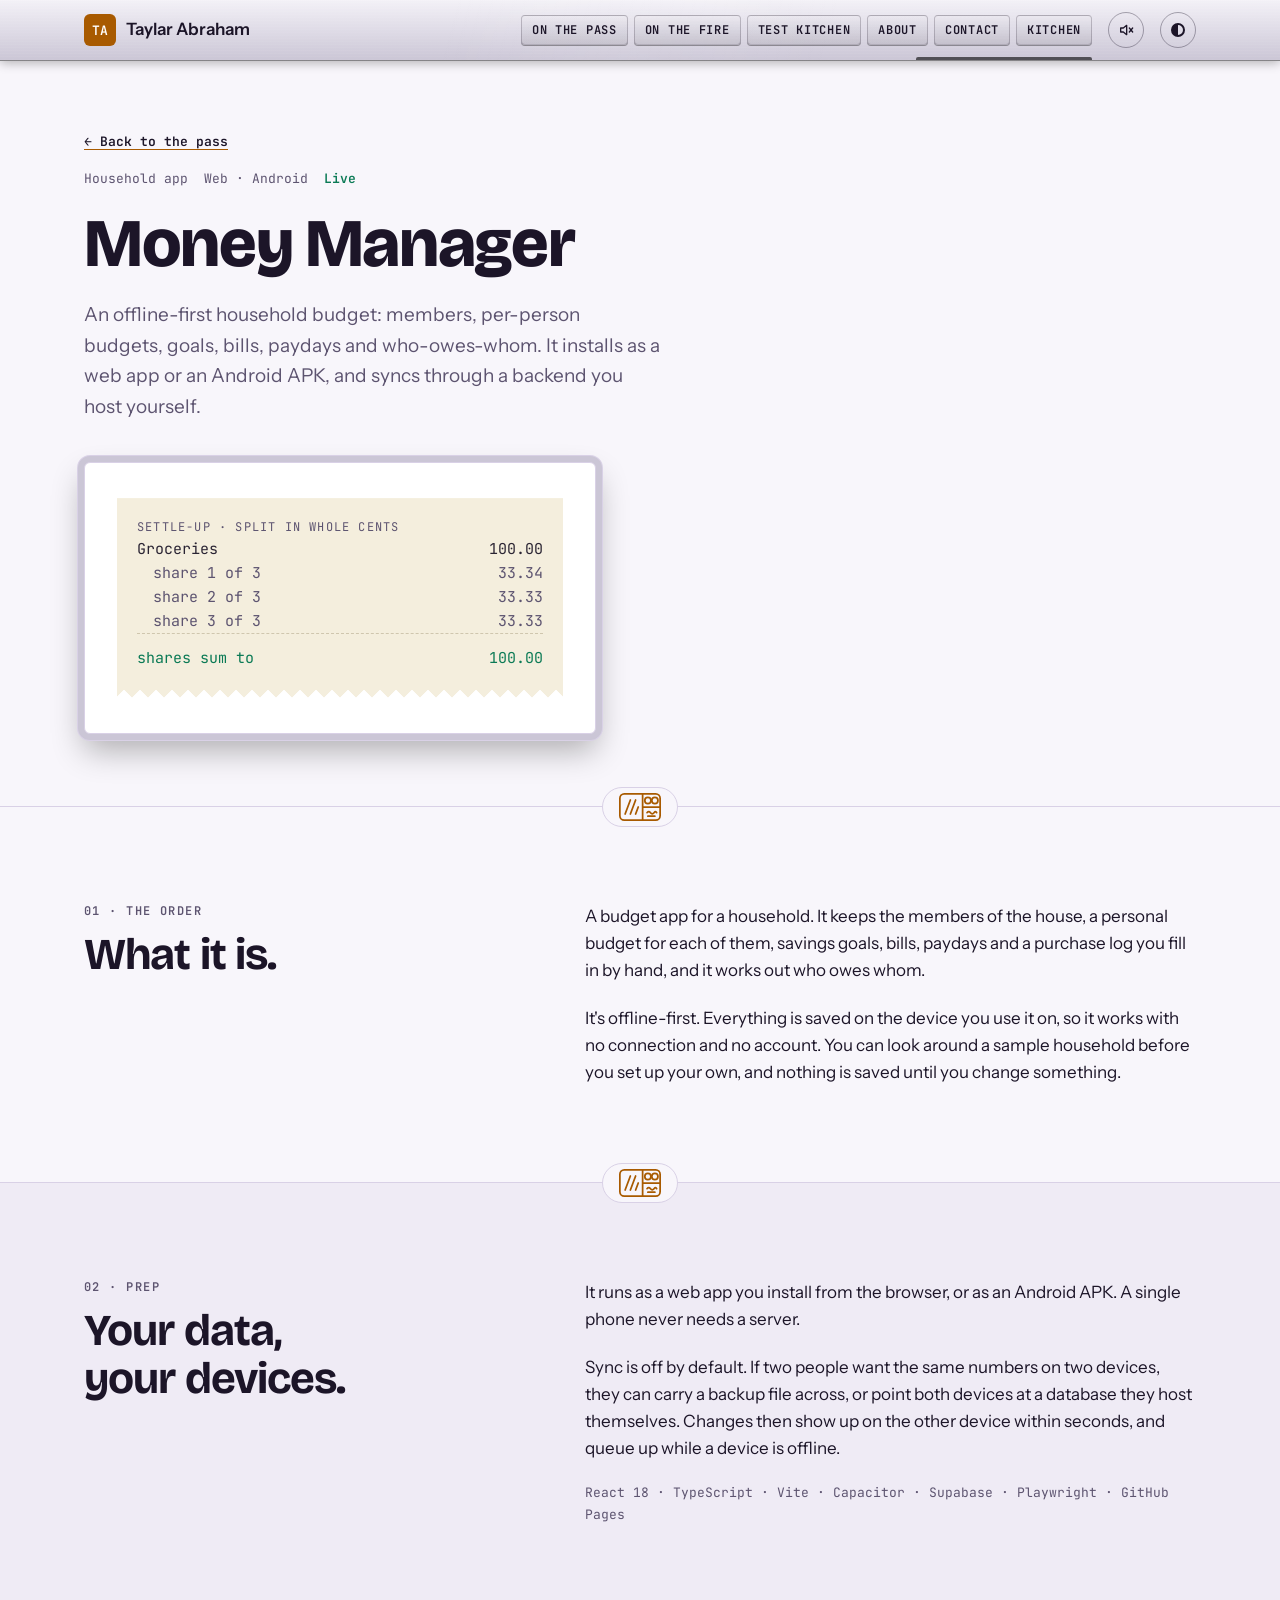
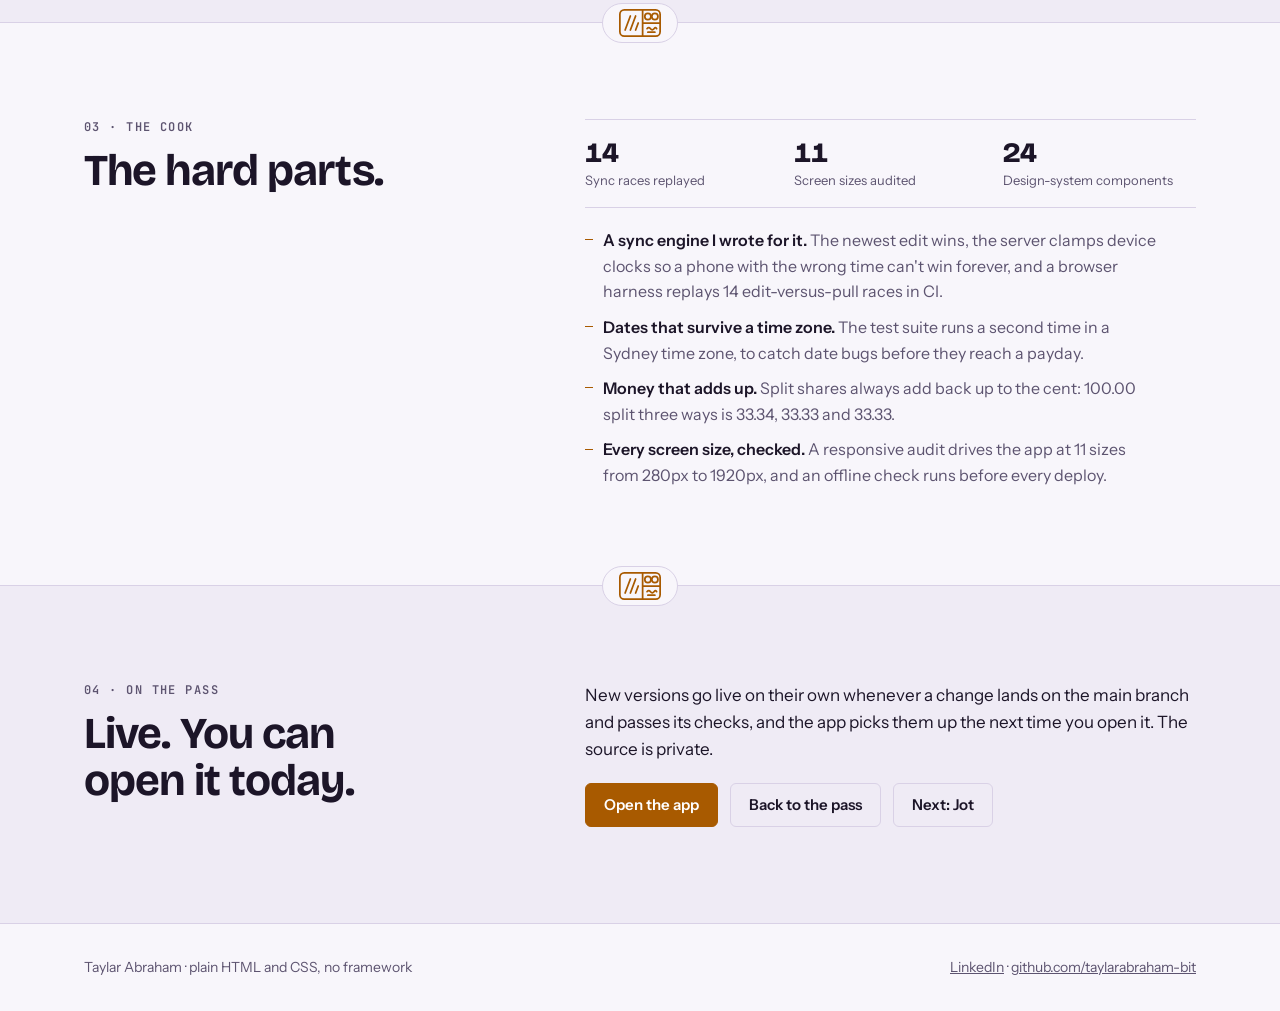
<file: work/money-manager/index.html>
<!DOCTYPE html>
<html lang="en">
  <head>
    <meta charset="UTF-8" />
    <meta name="viewport" content="width=device-width, initial-scale=1.0" />
    <title>Money Manager — case study — Taylar Abraham</title>
    <meta name="description" content="How Money Manager was built: an offline-first household budget app with its own sync engine, for web and Android." />
    <meta property="og:title" content="Money Manager — case study" />
    <meta property="og:description" content="How Money Manager was built: an offline-first household budget app with its own sync engine, for web and Android." />
    <meta property="og:type" content="article" />
    <meta property="og:image" content="https://taylarabraham-bit.github.io/assets/og/site.jpg" />
    <meta property="og:image:width" content="1200" />
    <meta property="og:image:height" content="630" />
    <meta name="twitter:card" content="summary_large_image" />
    <link rel="icon" href="../../assets/favicon.svg" type="image/svg+xml" />
    <link rel="preconnect" href="https://fonts.googleapis.com" />
    <link rel="preconnect" href="https://fonts.gstatic.com" crossorigin />
    <link
      rel="stylesheet"
      href="https://fonts.googleapis.com/css2?family=Bricolage+Grotesque:opsz,wght@12..96,500;12..96,700;12..96,800&family=Instrument+Sans:wght@400;500;600&family=JetBrains+Mono:wght@400;600&display=swap"
    />
    <link rel="stylesheet" href="../../css/style.css" />
    <script>
      // Apply a saved theme before first paint so the page never flashes.
      try {
        var t = localStorage.getItem('theme');
        if (t === 'light' || t === 'dark') document.documentElement.dataset.theme = t;
      } catch (e) {}
      // Scripts are on: the ticket machine can fold into a menu button on small screens.
      document.documentElement.classList.add('js');
    </script>
  </head>

  <body>
    <a class="skip" href="#top">Skip to the case study</a>

    <header class="site-header">
      <div class="wrap header-row">
        <a class="brand" href="../../" aria-label="Taylar Abraham, home">
          <span class="brand-mark" aria-hidden="true">TA</span>
          <span class="brand-name">Taylar Abraham</span>
        </a>
        <!-- The ticket machine: here every key leads back to a section of the home page. -->
        <nav class="machine" id="machine" aria-label="Main">
          <button class="machine-toggle" type="button" aria-expanded="false" aria-controls="machine-roll">
            <svg viewBox="0 0 24 24" width="16" height="16" fill="none" stroke="currentColor" stroke-width="2" stroke-linecap="round" stroke-linejoin="round" aria-hidden="true"><path d="M6 9V3h12v6" /><rect x="3" y="9" width="18" height="8" rx="2" /><path d="M7 14h10v7H7z" /></svg>
            Menu
          </button>
          <ul class="machine-roll" id="machine-roll">
            <li><a href="../../#work">On the pass</a></li>
            <li><a href="../../#fire">On the fire</a></li>
            <li><a href="../../#test-kitchen">Test kitchen</a></li>
            <li><a href="../../#about">About</a></li>
            <li><a href="../../#contact">Contact</a></li>
            <li><a href="../../Projects/KitchenSite/">Kitchen</a></li>
          </ul>
        </nav>
        <button class="icon-btn" id="sound-toggle" type="button" aria-pressed="false" aria-label="Printer sound">
          <svg viewBox="0 0 24 24" width="16" height="16" fill="none" stroke="currentColor" stroke-width="2" stroke-linecap="round" stroke-linejoin="round" aria-hidden="true"><path d="M4 9v6h4l5 4V5L8 9H4z" /><path class="sound-on" d="M16.5 8.5a5 5 0 0 1 0 7" /><path class="sound-off" d="m17 9 5 6m0-6-5 6" /></svg>
        </button>
        <button class="icon-btn" id="theme-toggle" type="button" aria-label="Switch colour theme">
          <span aria-hidden="true" class="theme-icon"></span>
        </button>
      </div>
    </header>

    <main id="top">
      <header class="wrap case-head">
        <a class="back" href="../../#money-manager">← Back to the pass</a>
        <p class="meta"><span>Household app</span><span>Web · Android</span><span class="state state-live">Live</span></p>
        <h1>Money Manager</h1>
        <p class="lede">
          An offline-first household budget: members, per-person budgets, goals, bills, paydays and
          who-owes-whom. It installs as a web app or an Android APK, and syncs through a backend you
          host yourself.
        </p>
      </header>

      <div class="wrap case-hero">
        <!-- Shares its view-transition-name with the card on the home page, so one grows into the other. -->
        <div class="shot shot-type" style="view-transition-name: shot-money-manager" aria-hidden="true">
          <div class="ledger paper">
            <p class="ledger-head">Settle-up · split in whole cents</p>
            <p class="ledger-row"><span>Groceries</span><span>100.00</span></p>
            <p class="ledger-row sub"><span>share 1 of 3</span><span>33.34</span></p>
            <p class="ledger-row sub"><span>share 2 of 3</span><span>33.33</span></p>
            <p class="ledger-row sub"><span>share 3 of 3</span><span>33.33</span></p>
            <p class="ledger-row total"><span>shares sum to</span><span>100.00</span></p>
          </div>
        </div>
      </div>

      <section class="tier" aria-labelledby="order-title">
        <div class="wrap about-grid">
          <div>
            <p class="eyebrow">01 · The order</p>
            <h2 id="order-title">What it is.</h2>
          </div>
          <div class="about-copy">
            <p>
              A budget app for a household. It keeps the members of the house, a personal budget for
              each of them, savings goals, bills, paydays and a purchase log you fill in by hand, and it
              works out who owes whom.
            </p>
            <p>
              It's offline-first. Everything is saved on the device you use it on, so it works with no
              connection and no account. You can look around a sample household before you set up your
              own, and nothing is saved until you change something.
            </p>
          </div>
        </div>
      </section>

      <section class="tier tier-alt" aria-labelledby="prep-title">
        <div class="wrap about-grid">
          <div>
            <p class="eyebrow">02 · Prep</p>
            <h2 id="prep-title">Your data, your devices.</h2>
          </div>
          <div class="about-copy">
            <p>
              It runs as a web app you install from the browser, or as an Android APK. A single phone
              never needs a server.
            </p>
            <p>
              Sync is off by default. If two people want the same numbers on two devices, they can carry
              a backup file across, or point both devices at a database they host themselves. Changes
              then show up on the other device within seconds, and queue up while a device is offline.
            </p>
            <p class="stack">React 18 · TypeScript · Vite · Capacitor · Supabase · Playwright · GitHub Pages</p>
          </div>
        </div>
      </section>

      <section class="tier" aria-labelledby="cook-title">
        <div class="wrap about-grid">
          <div>
            <p class="eyebrow">03 · The cook</p>
            <h2 id="cook-title">The hard parts.</h2>
          </div>
          <div class="about-copy">
            <dl class="figures">
              <div><dt>Sync races replayed</dt><dd>14</dd></div>
              <div><dt>Screen sizes audited</dt><dd>11</dd></div>
              <div><dt>Design-system components</dt><dd>24</dd></div>
            </dl>
            <ul class="notes">
              <li>
                <strong>A sync engine I wrote for it.</strong> The newest edit wins, the server clamps
                device clocks so a phone with the wrong time can't win forever, and a browser harness
                replays 14 edit-versus-pull races in CI.
              </li>
              <li>
                <strong>Dates that survive a time zone.</strong> The test suite runs a second time in a
                Sydney time zone, to catch date bugs before they reach a payday.
              </li>
              <li>
                <strong>Money that adds up.</strong> Split shares always add back up to the cent: 100.00
                split three ways is 33.34, 33.33 and 33.33.
              </li>
              <li>
                <strong>Every screen size, checked.</strong> A responsive audit drives the app at 11
                sizes from 280px to 1920px, and an offline check runs before every deploy.
              </li>
            </ul>
          </div>
        </div>
      </section>

      <section class="tier tier-alt" aria-labelledby="pass-title">
        <div class="wrap about-grid">
          <div>
            <p class="eyebrow">04 · On the pass</p>
            <h2 id="pass-title">Live. You can open it today.</h2>
          </div>
          <div class="about-copy">
            <p>
              New versions go live on their own whenever a change lands on the main branch and passes
              its checks, and the app picks them up the next time you open it. The source is private.
            </p>
            <div class="links">
              <a class="btn btn-primary" href="https://taylarabraham-bit.github.io/budget-app-money-manager/" rel="noopener">Open the app</a>
              <a class="btn" href="../../#money-manager">Back to the pass</a>
              <a class="btn" href="../jot/">Next: Jot</a>
            </div>
          </div>
        </div>
      </section>
    </main>

    <footer class="site-footer">
      <div class="wrap footer-row">
        <p>Taylar Abraham · plain HTML and CSS, no framework</p>
        <p>
          <a href="https://www.linkedin.com/in/taylar-abraham-547183439/" rel="noopener">LinkedIn</a> ·
          <a href="https://github.com/taylarabraham-bit" rel="noopener">github.com/taylarabraham-bit</a>
        </p>
      </div>
    </footer>

    <script src="../../js/main.js" defer></script>
  </body>
</html>
</file>
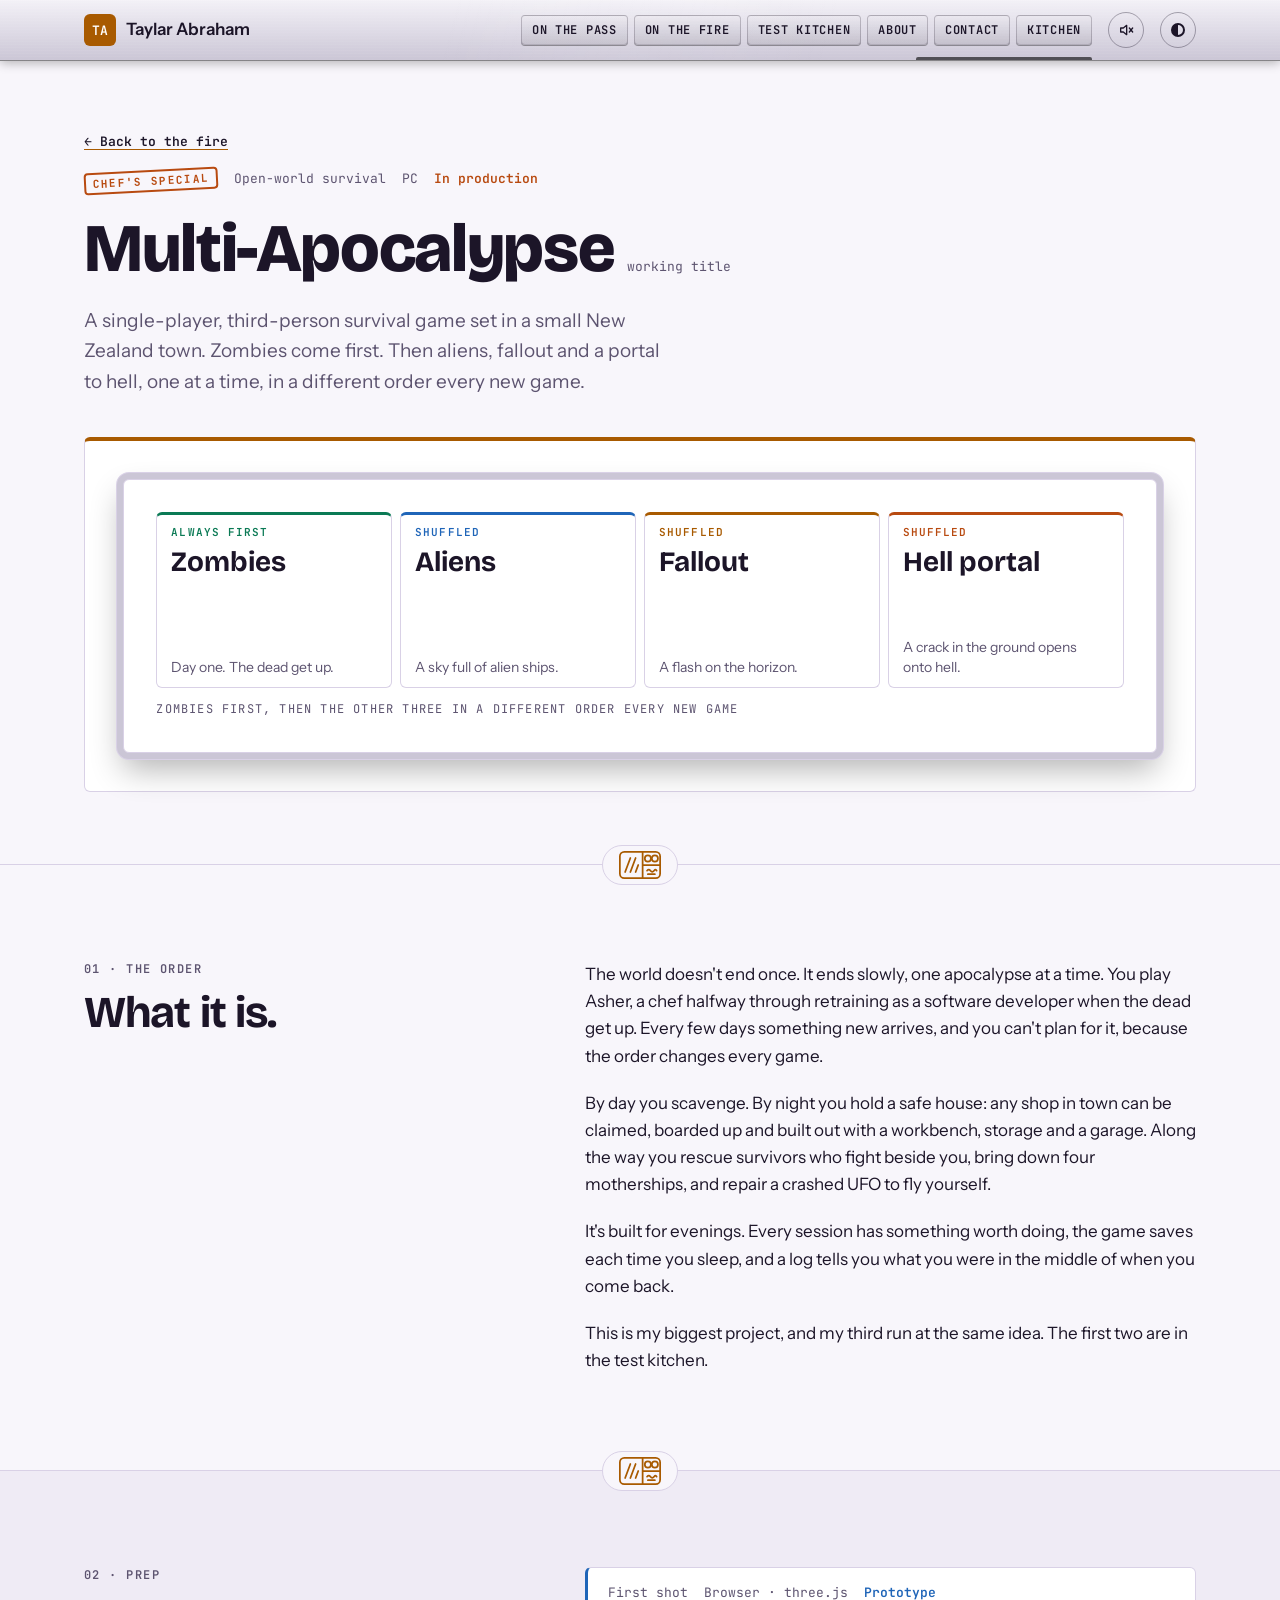
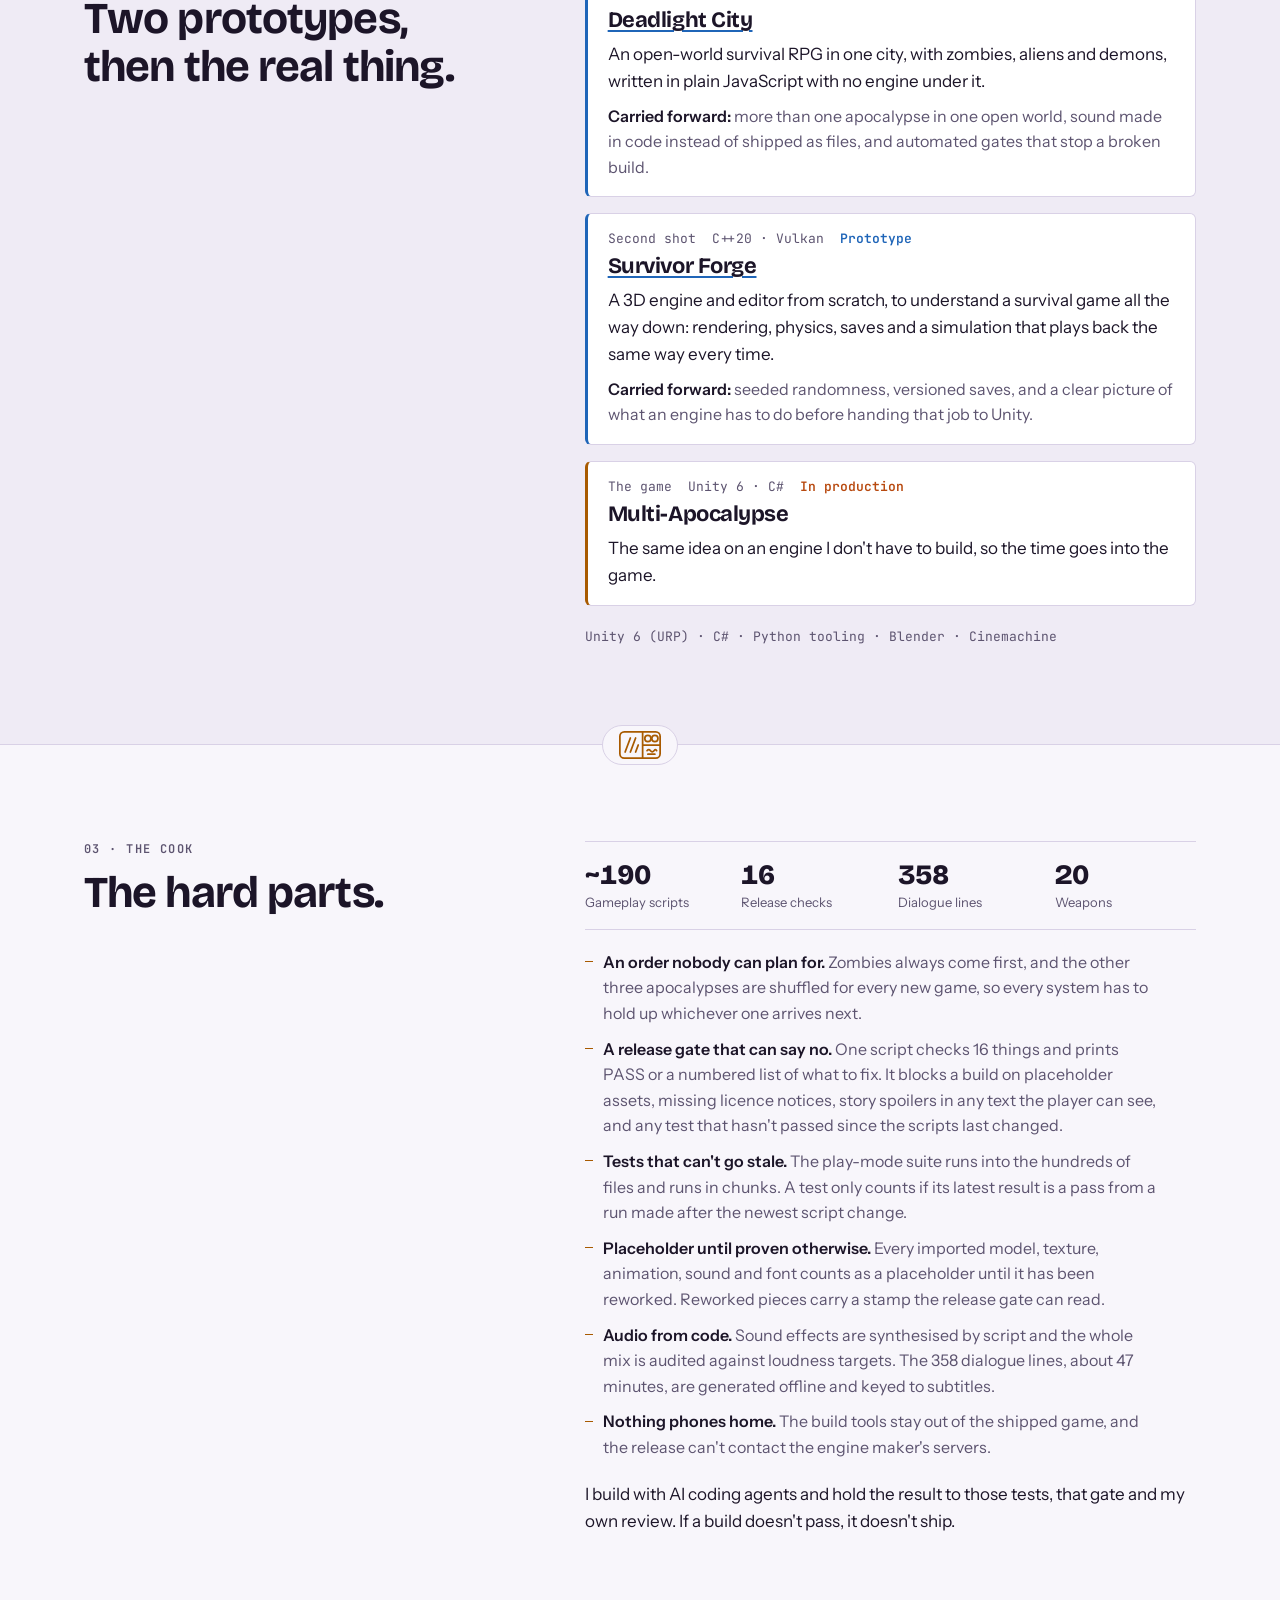
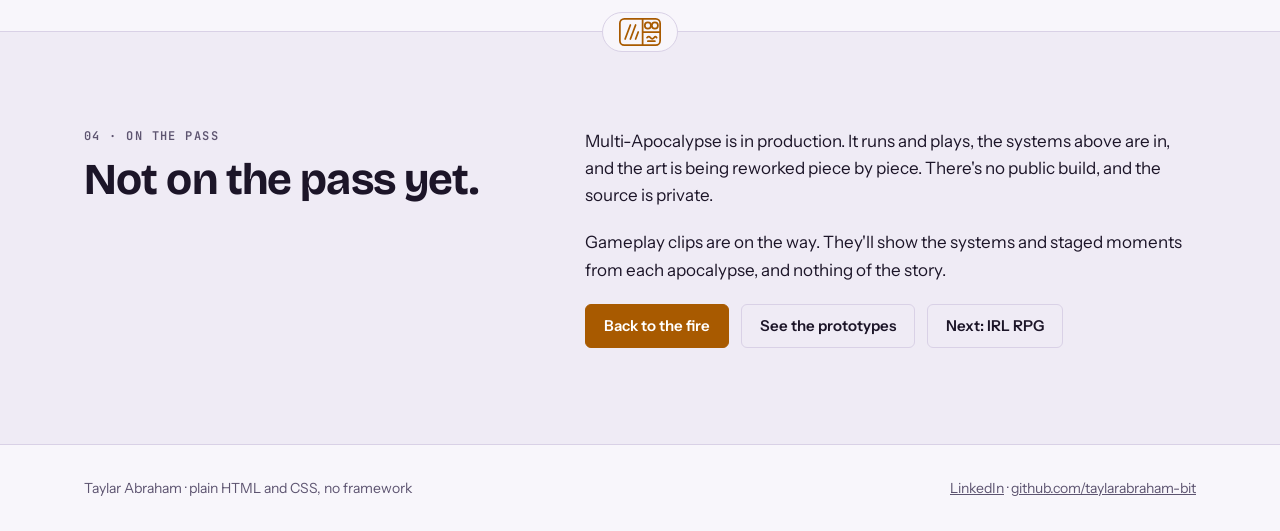
<file: work/multi-apocalypse/index.html>
<!DOCTYPE html>
<html lang="en">
  <head>
    <meta charset="UTF-8" />
    <meta name="viewport" content="width=device-width, initial-scale=1.0" />
    <title>Multi-Apocalypse — case study — Taylar Abraham</title>
    <meta
      name="description"
      content="How Multi-Apocalypse is being built: a single-player survival game where four apocalypses arrive in a different order every game."
    />
    <meta property="og:title" content="Multi-Apocalypse — case study" />
    <meta
      property="og:description"
      content="A single-player survival game where four apocalypses arrive in a different order every game, and the two prototypes that led to it."
    />
    <meta property="og:type" content="article" />
    <meta property="og:image" content="https://taylarabraham-bit.github.io/assets/og/site.jpg" />
    <meta property="og:image:width" content="1200" />
    <meta property="og:image:height" content="630" />
    <meta name="twitter:card" content="summary_large_image" />
    <link rel="icon" href="../../assets/favicon.svg" type="image/svg+xml" />
    <link rel="preconnect" href="https://fonts.googleapis.com" />
    <link rel="preconnect" href="https://fonts.gstatic.com" crossorigin />
    <link
      rel="stylesheet"
      href="https://fonts.googleapis.com/css2?family=Bricolage+Grotesque:opsz,wght@12..96,500;12..96,700;12..96,800&family=Instrument+Sans:wght@400;500;600&family=JetBrains+Mono:wght@400;600&display=swap"
    />
    <link rel="stylesheet" href="../../css/style.css" />
    <script>
      // Apply a saved theme before first paint so the page never flashes.
      try {
        var t = localStorage.getItem('theme');
        if (t === 'light' || t === 'dark') document.documentElement.dataset.theme = t;
      } catch (e) {}
      // Scripts are on: the ticket machine can fold into a menu button on small screens.
      document.documentElement.classList.add('js');
    </script>
  </head>

  <body>
    <a class="skip" href="#top">Skip to the case study</a>

    <header class="site-header">
      <div class="wrap header-row">
        <a class="brand" href="../../" aria-label="Taylar Abraham, home">
          <span class="brand-mark" aria-hidden="true">TA</span>
          <span class="brand-name">Taylar Abraham</span>
        </a>
        <!-- The ticket machine: here every key leads back to a section of the home page. -->
        <nav class="machine" id="machine" aria-label="Main">
          <button class="machine-toggle" type="button" aria-expanded="false" aria-controls="machine-roll">
            <svg viewBox="0 0 24 24" width="16" height="16" fill="none" stroke="currentColor" stroke-width="2" stroke-linecap="round" stroke-linejoin="round" aria-hidden="true"><path d="M6 9V3h12v6" /><rect x="3" y="9" width="18" height="8" rx="2" /><path d="M7 14h10v7H7z" /></svg>
            Menu
          </button>
          <ul class="machine-roll" id="machine-roll">
            <li><a href="../../#work">On the pass</a></li>
            <li><a href="../../#fire">On the fire</a></li>
            <li><a href="../../#test-kitchen">Test kitchen</a></li>
            <li><a href="../../#about">About</a></li>
            <li><a href="../../#contact">Contact</a></li>
            <li><a href="../../Projects/KitchenSite/">Kitchen</a></li>
          </ul>
        </nav>
        <button class="icon-btn" id="sound-toggle" type="button" aria-pressed="false" aria-label="Printer sound">
          <svg viewBox="0 0 24 24" width="16" height="16" fill="none" stroke="currentColor" stroke-width="2" stroke-linecap="round" stroke-linejoin="round" aria-hidden="true"><path d="M4 9v6h4l5 4V5L8 9H4z" /><path class="sound-on" d="M16.5 8.5a5 5 0 0 1 0 7" /><path class="sound-off" d="m17 9 5 6m0-6-5 6" /></svg>
        </button>
        <button class="icon-btn" id="theme-toggle" type="button" aria-label="Switch colour theme">
          <span aria-hidden="true" class="theme-icon"></span>
        </button>
      </div>
    </header>

    <main id="top">
      <header class="wrap case-head">
        <a class="back" href="../../#multi-apocalypse">← Back to the fire</a>
        <p class="meta"><span class="stamp">Chef's special</span><span>Open-world survival</span><span>PC</span><span class="state state-fire">In production</span></p>
        <h1>Multi-Apocalypse <span class="aside">working title</span></h1>
        <p class="lede">
          A single-player, third-person survival game set in a small New Zealand town. Zombies come
          first. Then aliens, fallout and a portal to hell, one at a time, in a different order
          every new game.
        </p>
      </header>

      <div class="wrap case-hero">
        <div class="special">
          <!-- Shares its view-transition-name with the card on the home page, so one grows into the other. -->
          <div class="shot shot-type" style="view-transition-name: shot-multi-apocalypse" aria-hidden="true">
            <ol class="shuffle">
              <li><span class="wave">Always first</span><strong>Zombies</strong><span class="omen">Day one. The dead get up.</span></li>
              <li><span class="wave">Shuffled</span><strong>Aliens</strong><span class="omen">A sky full of alien ships.</span></li>
              <li><span class="wave">Shuffled</span><strong>Fallout</strong><span class="omen">A flash on the horizon.</span></li>
              <li><span class="wave">Shuffled</span><strong>Hell portal</strong><span class="omen">A crack in the ground opens onto hell.</span></li>
            </ol>
            <p class="shuffle-note">Zombies first, then the other three in a different order every new game</p>
          </div>
        </div>
      </div>

      <!-- ───────────── The order ───────────── -->
      <section class="tier" aria-labelledby="order-title">
        <div class="wrap about-grid">
          <div>
            <p class="eyebrow">01 · The order</p>
            <h2 id="order-title">What it is.</h2>
          </div>
          <div class="about-copy">
            <p>
              The world doesn't end once. It ends slowly, one apocalypse at a time. You play Asher, a
              chef halfway through retraining as a software developer when the dead get up. Every few
              days something new arrives, and you can't plan for it, because the order changes every
              game.
            </p>
            <p>
              By day you scavenge. By night you hold a safe house: any shop in town can be claimed,
              boarded up and built out with a workbench, storage and a garage. Along the way you
              rescue survivors who fight beside you, bring down four motherships, and repair a
              crashed UFO to fly yourself.
            </p>
            <p>
              It's built for evenings. Every session has something worth doing, the game saves each
              time you sleep, and a log tells you what you were in the middle of when you come back.
            </p>
            <p>
              This is my biggest project, and my third run at the same idea. The first two are in
              the test kitchen.
            </p>
          </div>
        </div>
      </section>

      <!-- ───────────── Prep ───────────── -->
      <section class="tier tier-alt" aria-labelledby="prep-title">
        <div class="wrap about-grid">
          <div>
            <p class="eyebrow">02 · Prep</p>
            <h2 id="prep-title">Two prototypes, then the real thing.</h2>
          </div>
          <div class="about-copy">
            <ol class="lineage-steps">
              <li>
                <p class="meta"><span>First shot</span><span>Browser · three.js</span><span class="state state-test">Prototype</span></p>
                <h3><a href="../../#deadlight">Deadlight City</a></h3>
                <p>
                  An open-world survival RPG in one city, with zombies, aliens and demons, written in
                  plain JavaScript with no engine under it.
                </p>
                <p class="carried"><strong>Carried forward:</strong> more than one apocalypse in one open world, sound made in code instead of shipped as files, and automated gates that stop a broken build.</p>
              </li>
              <li>
                <p class="meta"><span>Second shot</span><span>C++20 · Vulkan</span><span class="state state-test">Prototype</span></p>
                <h3><a href="../../#survivor-forge">Survivor Forge</a></h3>
                <p>
                  A 3D engine and editor from scratch, to understand a survival game all the way
                  down: rendering, physics, saves and a simulation that plays back the same way
                  every time.
                </p>
                <p class="carried"><strong>Carried forward:</strong> seeded randomness, versioned saves, and a clear picture of what an engine has to do before handing that job to Unity.</p>
              </li>
              <li aria-current="true">
                <p class="meta"><span>The game</span><span>Unity 6 · C#</span><span class="state state-fire">In production</span></p>
                <h3>Multi-Apocalypse</h3>
                <p>
                  The same idea on an engine I don't have to build, so the time goes into the game.
                </p>
              </li>
            </ol>
            <p class="stack">Unity 6 (URP) · C# · Python tooling · Blender · Cinemachine</p>
          </div>
        </div>
      </section>

      <!-- ───────────── The cook ───────────── -->
      <section class="tier" aria-labelledby="cook-title">
        <div class="wrap about-grid">
          <div>
            <p class="eyebrow">03 · The cook</p>
            <h2 id="cook-title">The hard parts.</h2>
          </div>
          <div class="about-copy">
            <dl class="figures">
              <div><dt>Gameplay scripts</dt><dd>~190</dd></div>
              <div><dt>Release checks</dt><dd>16</dd></div>
              <div><dt>Dialogue lines</dt><dd>358</dd></div>
              <div><dt>Weapons</dt><dd>20</dd></div>
            </dl>
            <ul class="notes">
              <li>
                <strong>An order nobody can plan for.</strong> Zombies always come first, and the
                other three apocalypses are shuffled for every new game, so every system has to hold
                up whichever one arrives next.
              </li>
              <li>
                <strong>A release gate that can say no.</strong> One script checks 16 things and
                prints PASS or a numbered list of what to fix. It blocks a build on placeholder
                assets, missing licence notices, story spoilers in any text the player can see, and
                any test that hasn't passed since the scripts last changed.
              </li>
              <li>
                <strong>Tests that can't go stale.</strong> The play-mode suite runs into the
                hundreds of files and runs in chunks. A test only counts if its latest result is a
                pass from a run made after the newest script change.
              </li>
              <li>
                <strong>Placeholder until proven otherwise.</strong> Every imported model, texture,
                animation, sound and font counts as a placeholder until it has been reworked. Reworked
                pieces carry a stamp the release gate can read.
              </li>
              <li>
                <strong>Audio from code.</strong> Sound effects are synthesised by script and the
                whole mix is audited against loudness targets. The 358 dialogue lines, about 47
                minutes, are generated offline and keyed to subtitles.
              </li>
              <li>
                <strong>Nothing phones home.</strong> The build tools stay out of the shipped game,
                and the release can't contact the engine maker's servers.
              </li>
            </ul>
            <p>
              I build with AI coding agents and hold the result to those tests, that gate and my
              own review. If a build doesn't pass, it doesn't ship.
            </p>
          </div>
        </div>
      </section>

      <!-- ───────────── On the pass ───────────── -->
      <section class="tier tier-alt" aria-labelledby="pass-title">
        <div class="wrap about-grid">
          <div>
            <p class="eyebrow">04 · On the pass</p>
            <h2 id="pass-title">Not on the pass yet.</h2>
          </div>
          <div class="about-copy">
            <p>
              Multi-Apocalypse is in production. It runs and plays, the systems above are in, and
              the art is being reworked piece by piece. There's no public build, and the source is
              private.
            </p>
            <p>
              Gameplay clips are on the way. They'll show the systems and staged moments from each
              apocalypse, and nothing of the story.
            </p>
            <div class="links">
              <a class="btn btn-primary" href="../../#multi-apocalypse">Back to the fire</a>
              <a class="btn" href="../../#test-kitchen">See the prototypes</a>
              <a class="btn" href="../irl-rpg/">Next: IRL RPG</a>
            </div>
          </div>
        </div>
      </section>
    </main>

    <footer class="site-footer">
      <div class="wrap footer-row">
        <p>Taylar Abraham · plain HTML and CSS, no framework</p>
        <p>
          <a href="https://www.linkedin.com/in/taylar-abraham-547183439/" rel="noopener">LinkedIn</a> ·
          <a href="https://github.com/taylarabraham-bit" rel="noopener">github.com/taylarabraham-bit</a>
        </p>
      </div>
    </footer>

    <script src="../../js/main.js" defer></script>
  </body>
</html>
</file>
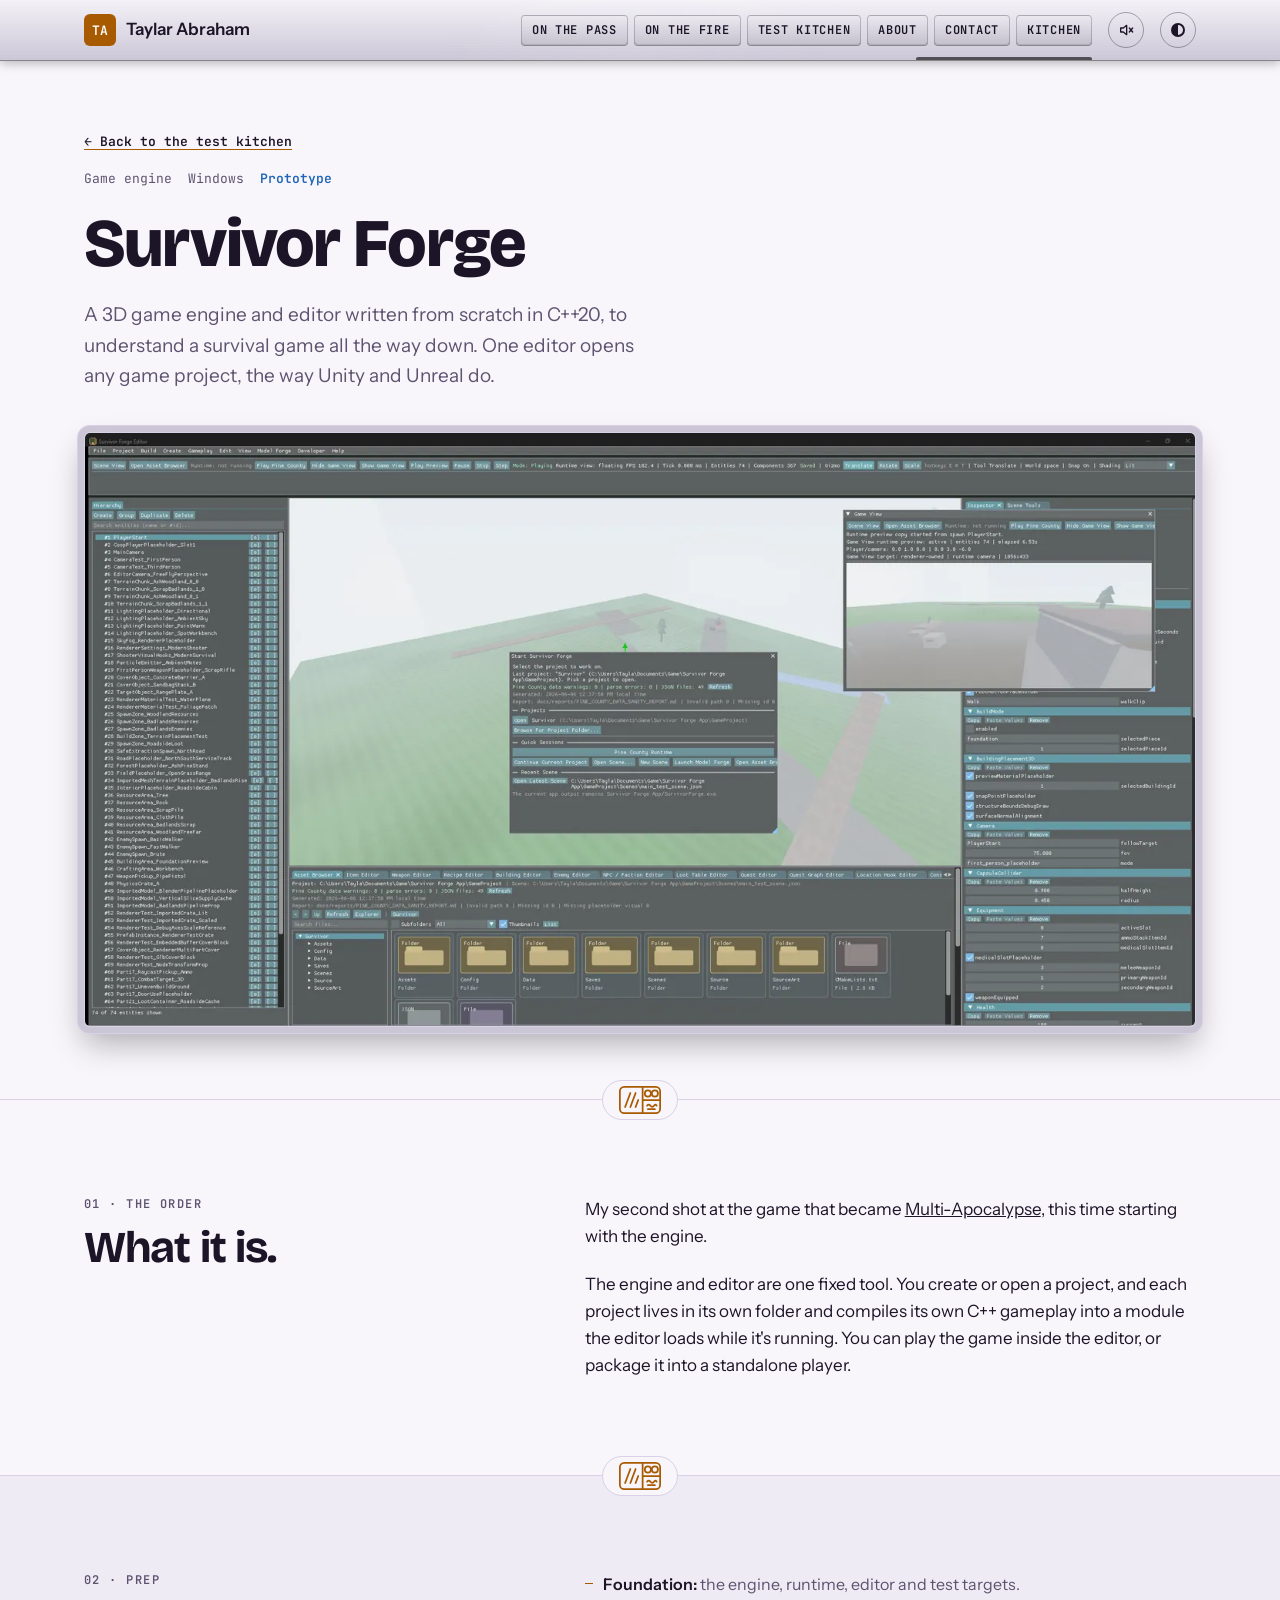
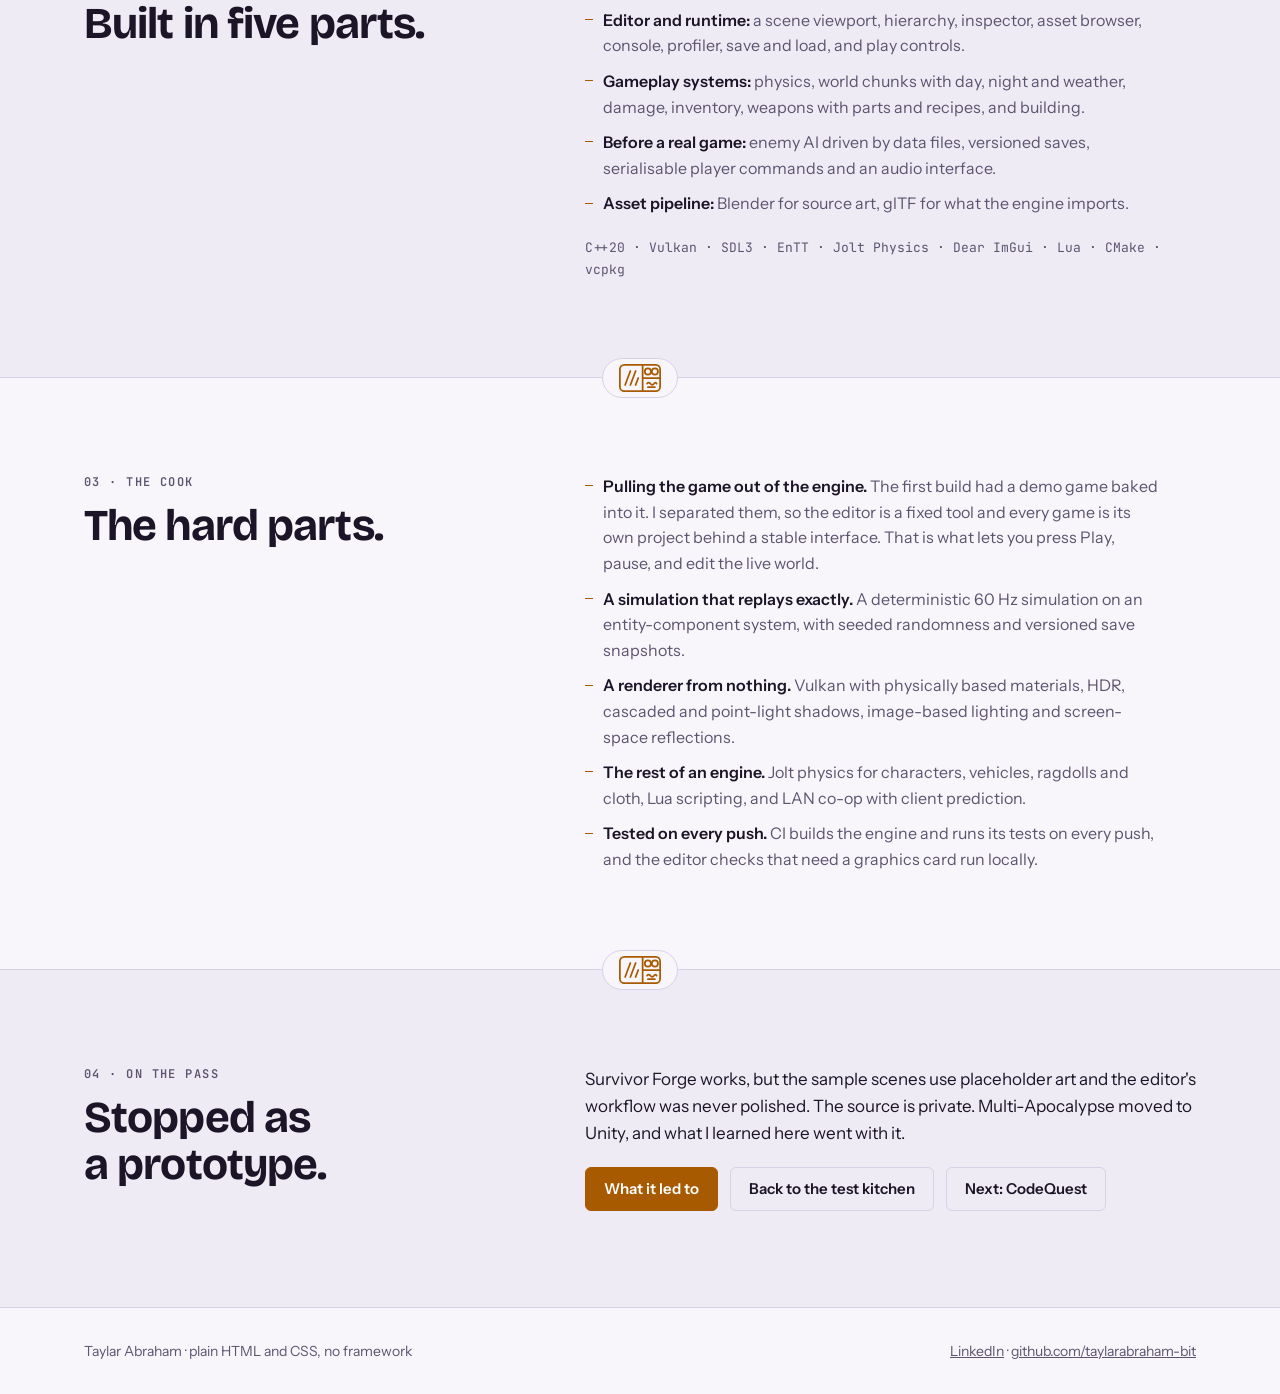
<file: work/survivor-forge/index.html>
<!DOCTYPE html>
<html lang="en">
  <head>
    <meta charset="UTF-8" />
    <meta name="viewport" content="width=device-width, initial-scale=1.0" />
    <title>Survivor Forge — case study — Taylar Abraham</title>
    <meta name="description" content="Survivor Forge: a 3D game engine and editor written from scratch in C++20 and Vulkan, and the second shot at Multi-Apocalypse." />
    <meta property="og:title" content="Survivor Forge — case study" />
    <meta property="og:description" content="Survivor Forge: a 3D game engine and editor written from scratch in C++20 and Vulkan, and the second shot at Multi-Apocalypse." />
    <meta property="og:type" content="article" />
    <meta property="og:image" content="https://taylarabraham-bit.github.io/assets/og/survivor-forge.jpg" />
    <meta property="og:image:width" content="1200" />
    <meta property="og:image:height" content="630" />
    <meta name="twitter:card" content="summary_large_image" />
    <link rel="icon" href="../../assets/favicon.svg" type="image/svg+xml" />
    <link rel="preconnect" href="https://fonts.googleapis.com" />
    <link rel="preconnect" href="https://fonts.gstatic.com" crossorigin />
    <link
      rel="stylesheet"
      href="https://fonts.googleapis.com/css2?family=Bricolage+Grotesque:opsz,wght@12..96,500;12..96,700;12..96,800&family=Instrument+Sans:wght@400;500;600&family=JetBrains+Mono:wght@400;600&display=swap"
    />
    <link rel="stylesheet" href="../../css/style.css" />
    <script>
      // Apply a saved theme before first paint so the page never flashes.
      try {
        var t = localStorage.getItem('theme');
        if (t === 'light' || t === 'dark') document.documentElement.dataset.theme = t;
      } catch (e) {}
      // Scripts are on: the ticket machine can fold into a menu button on small screens.
      document.documentElement.classList.add('js');
    </script>
  </head>

  <body>
    <a class="skip" href="#top">Skip to the case study</a>

    <header class="site-header">
      <div class="wrap header-row">
        <a class="brand" href="../../" aria-label="Taylar Abraham, home">
          <span class="brand-mark" aria-hidden="true">TA</span>
          <span class="brand-name">Taylar Abraham</span>
        </a>
        <!-- The ticket machine: here every key leads back to a section of the home page. -->
        <nav class="machine" id="machine" aria-label="Main">
          <button class="machine-toggle" type="button" aria-expanded="false" aria-controls="machine-roll">
            <svg viewBox="0 0 24 24" width="16" height="16" fill="none" stroke="currentColor" stroke-width="2" stroke-linecap="round" stroke-linejoin="round" aria-hidden="true"><path d="M6 9V3h12v6" /><rect x="3" y="9" width="18" height="8" rx="2" /><path d="M7 14h10v7H7z" /></svg>
            Menu
          </button>
          <ul class="machine-roll" id="machine-roll">
            <li><a href="../../#work">On the pass</a></li>
            <li><a href="../../#fire">On the fire</a></li>
            <li><a href="../../#test-kitchen">Test kitchen</a></li>
            <li><a href="../../#about">About</a></li>
            <li><a href="../../#contact">Contact</a></li>
            <li><a href="../../Projects/KitchenSite/">Kitchen</a></li>
          </ul>
        </nav>
        <button class="icon-btn" id="sound-toggle" type="button" aria-pressed="false" aria-label="Printer sound">
          <svg viewBox="0 0 24 24" width="16" height="16" fill="none" stroke="currentColor" stroke-width="2" stroke-linecap="round" stroke-linejoin="round" aria-hidden="true"><path d="M4 9v6h4l5 4V5L8 9H4z" /><path class="sound-on" d="M16.5 8.5a5 5 0 0 1 0 7" /><path class="sound-off" d="m17 9 5 6m0-6-5 6" /></svg>
        </button>
        <button class="icon-btn" id="theme-toggle" type="button" aria-label="Switch colour theme">
          <span aria-hidden="true" class="theme-icon"></span>
        </button>
      </div>
    </header>

    <main id="top">
      <header class="wrap case-head">
        <a class="back" href="../../#survivor-forge">← Back to the test kitchen</a>
        <p class="meta"><span>Game engine</span><span>Windows</span><span class="state state-test">Prototype</span></p>
        <h1>Survivor Forge</h1>
        <p class="lede">
          A 3D game engine and editor written from scratch in C++20, to understand a survival game
          all the way down. One editor opens any game project, the way Unity and Unreal do.
        </p>
      </header>

      <div class="wrap case-hero">
        <!-- Shares its view-transition-name with the card on the home page, so one grows into the other. -->
        <div class="shot" style="view-transition-name: shot-survivor-forge">
          <img src="../../assets/img/forge-editor.webp" width="1440" height="770" alt="The Survivor Forge editor: scene hierarchy, a 3D scene view with a live game view, an inspector and an asset browser" />
        </div>
      </div>

      <section class="tier" aria-labelledby="order-title">
        <div class="wrap about-grid">
          <div>
            <p class="eyebrow">01 · The order</p>
            <h2 id="order-title">What it is.</h2>
          </div>
          <div class="about-copy">
            <p>
              My second shot at the game that became
              <a href="../multi-apocalypse/">Multi-Apocalypse</a>, this time starting with the engine.
            </p>
            <p>
              The engine and editor are one fixed tool. You create or open a project, and each project
              lives in its own folder and compiles its own C++ gameplay into a module the editor loads
              while it's running. You can play the game inside the editor, or package it into a
              standalone player.
            </p>
          </div>
        </div>
      </section>

      <section class="tier tier-alt" aria-labelledby="prep-title">
        <div class="wrap about-grid">
          <div>
            <p class="eyebrow">02 · Prep</p>
            <h2 id="prep-title">Built in five parts.</h2>
          </div>
          <div class="about-copy">
            <ul class="notes">
              <li><strong>Foundation:</strong> the engine, runtime, editor and test targets.</li>
              <li><strong>Editor and runtime:</strong> a scene viewport, hierarchy, inspector, asset browser, console, profiler, save and load, and play controls.</li>
              <li><strong>Gameplay systems:</strong> physics, world chunks with day, night and weather, damage, inventory, weapons with parts and recipes, and building.</li>
              <li><strong>Before a real game:</strong> enemy AI driven by data files, versioned saves, serialisable player commands and an audio interface.</li>
              <li><strong>Asset pipeline:</strong> Blender for source art, glTF for what the engine imports.</li>
            </ul>
            <p class="stack">C++20 · Vulkan · SDL3 · EnTT · Jolt Physics · Dear ImGui · Lua · CMake · vcpkg</p>
          </div>
        </div>
      </section>

      <section class="tier" aria-labelledby="cook-title">
        <div class="wrap about-grid">
          <div>
            <p class="eyebrow">03 · The cook</p>
            <h2 id="cook-title">The hard parts.</h2>
          </div>
          <div class="about-copy">
            <ul class="notes">
              <li>
                <strong>Pulling the game out of the engine.</strong> The first build had a demo game
                baked into it. I separated them, so the editor is a fixed tool and every game is its own
                project behind a stable interface. That is what lets you press Play, pause, and edit the
                live world.
              </li>
              <li>
                <strong>A simulation that replays exactly.</strong> A deterministic 60 Hz simulation on
                an entity-component system, with seeded randomness and versioned save snapshots.
              </li>
              <li>
                <strong>A renderer from nothing.</strong> Vulkan with physically based materials, HDR,
                cascaded and point-light shadows, image-based lighting and screen-space reflections.
              </li>
              <li>
                <strong>The rest of an engine.</strong> Jolt physics for characters, vehicles, ragdolls
                and cloth, Lua scripting, and LAN co-op with client prediction.
              </li>
              <li>
                <strong>Tested on every push.</strong> CI builds the engine and runs its tests on every
                push, and the editor checks that need a graphics card run locally.
              </li>
            </ul>
          </div>
        </div>
      </section>

      <section class="tier tier-alt" aria-labelledby="pass-title">
        <div class="wrap about-grid">
          <div>
            <p class="eyebrow">04 · On the pass</p>
            <h2 id="pass-title">Stopped as a prototype.</h2>
          </div>
          <div class="about-copy">
            <p>
              Survivor Forge works, but the sample scenes use placeholder art and the editor's workflow
              was never polished. The source is private. Multi-Apocalypse moved to Unity, and what I
              learned here went with it.
            </p>
            <div class="links">
              <a class="btn btn-primary" href="../multi-apocalypse/">What it led to</a>
              <a class="btn" href="../../#survivor-forge">Back to the test kitchen</a>
              <a class="btn" href="../codequest/">Next: CodeQuest</a>
            </div>
          </div>
        </div>
      </section>
    </main>

    <footer class="site-footer">
      <div class="wrap footer-row">
        <p>Taylar Abraham · plain HTML and CSS, no framework</p>
        <p>
          <a href="https://www.linkedin.com/in/taylar-abraham-547183439/" rel="noopener">LinkedIn</a> ·
          <a href="https://github.com/taylarabraham-bit" rel="noopener">github.com/taylarabraham-bit</a>
        </p>
      </div>
    </footer>

    <script src="../../js/main.js" defer></script>
  </body>
</html>
</file>
<file: css/style.css>
/* Layout: a kitchen pass. A hero with the rail, then four tiers of work
   (on the pass / on the fire / test kitchen / prep list). Terms: GLOSSARY.md. */

:root {
  color-scheme: dark;
  /* colour: aubergine night kitchen, heat-lamp amber */
  --bg: #15111d;
  --bg-alt: #1b1626;
  --surface: #231c31;
  --line: #372d4a;
  --fg: #f3eef9;
  --muted: #ada3c0;
  --accent: #ffb23e;
  --accent-ink: #1d1404;
  --live: #6fe0b5;
  --fire: #ff8a4c;
  --prep: #9d8cff;
  --test: #6cb8ff;

  /* materials: brushed steel and thermal paper */
  --steel-hi: #474253;
  --steel-lo: #292533;
  --paper: #f4eedd;
  --plate-lunch: url("data:image/svg+xml,%3Csvg xmlns='http://www.w3.org/2000/svg' viewBox='0 0 48 32' fill='none' stroke='black' stroke-width='2' stroke-linecap='round' stroke-linejoin='round'%3E%3Crect x='1' y='1' width='46' height='30' rx='5'/%3E%3Cpath d='M27 1v30M27 16h20'/%3E%3Ccircle cx='33' cy='8.5' r='3.5'/%3E%3Ccircle cx='41' cy='8.5' r='3.5'/%3E%3Cpath d='M32 22.5q2-2.5 4 0t4 0 3 0M33 26.5h8'/%3E%3Cpath d='M7 24 13 8M13 24 19 8M19 24 22 16'/%3E%3C/svg%3E");

  /* type */
  --display: 'Bricolage Grotesque', 'Arial Narrow', system-ui, sans-serif;
  --body: 'Instrument Sans', system-ui, -apple-system, 'Segoe UI', sans-serif;
  --mono: 'JetBrains Mono', ui-monospace, 'Cascadia Mono', Consolas, monospace;

  --radius: 6px;
  --wrap: 72rem;
}

@media (prefers-color-scheme: light) {
  :root:not([data-theme='dark']) {
    color-scheme: light;
    --bg: #f8f6fb;
    --bg-alt: #efebf5;
    --surface: #ffffff;
    --line: #d9d1e6;
    --fg: #1c1528;
    --muted: #5d5470;
    --accent: #a85a00;
    --accent-ink: #ffffff;
    --live: #0b7a55;
    --fire: #b84a10;
    --prep: #5a45d6;
    --test: #1f65b8;
    --steel-hi: #f3f1f7;
    --steel-lo: #cbc6d6;
  }
}
:root[data-theme='light'] {
  color-scheme: light;
  --bg: #f8f6fb;
  --bg-alt: #efebf5;
  --surface: #ffffff;
  --line: #d9d1e6;
  --fg: #1c1528;
  --muted: #5d5470;
  --accent: #a85a00;
  --accent-ink: #ffffff;
  --live: #0b7a55;
  --fire: #b84a10;
  --prep: #5a45d6;
  --test: #1f65b8;
  --steel-hi: #f3f1f7;
  --steel-lo: #cbc6d6;
}

*,
*::before,
*::after {
  box-sizing: border-box;
}

html {
  scroll-behavior: smooth;
  scroll-padding-top: 5rem;
}

body {
  margin: 0;
  background: var(--bg);
  color: var(--fg);
  font: 400 1.0625rem/1.6 var(--body);
  -webkit-font-smoothing: antialiased;
}

img,
video {
  display: block;
  max-width: 100%;
  height: auto;
}

a {
  color: inherit;
}

h1,
h2,
h3 {
  margin: 0;
  font-family: var(--display);
  line-height: 1.08;
  letter-spacing: -0.02em;
  text-wrap: balance;
}

p,
ul,
ol,
dl,
dd {
  margin: 0;
}

ul,
ol {
  padding: 0;
  list-style: none;
}

:focus-visible {
  outline: 2px solid var(--accent);
  outline-offset: 3px;
  border-radius: 2px;
}

.wrap {
  max-width: var(--wrap);
  margin-inline: auto;
  padding-inline: max(1.25rem, env(safe-area-inset-left, 0px)) max(1.25rem, env(safe-area-inset-right, 0px));
}

.skip {
  position: absolute;
  left: -999px;
}
.skip:focus {
  left: 1rem;
  top: 1rem;
  z-index: 20;
  padding: 0.5rem 0.75rem;
  background: var(--accent);
  color: var(--accent-ink);
}

/* ── Header ─────────────────────────────────────────── */

/* Page to page: the browser cross-fades, and a card's shot grows into its case study's
   hero because the two share a view-transition-name. Browsers without it just load the page. */
@media (prefers-reduced-motion: no-preference) {
  @view-transition {
    navigation: auto;
  }
}

.site-header {
  /* its own layer, so the header stays put while the page under it changes */
  view-transition-name: site-header;
  position: sticky;
  top: 0;
  z-index: 10;
  border-bottom: 1px solid rgb(0 0 0 / 0.45);
  box-shadow:
    inset 0 1px 0 rgb(255 255 255 / 0.14),
    0 2px 10px rgb(0 0 0 / 0.28);
}

/* Brushed steel: fine horizontal grain, one soft sheen, over a vertical falloff */
.steel,
.site-header {
  background:
    repeating-linear-gradient(0deg, rgb(255 255 255 / 0.035) 0 1px, transparent 1px 3px),
    linear-gradient(105deg, transparent 35%, rgb(255 255 255 / 0.07) 50%, transparent 65%),
    linear-gradient(180deg, var(--steel-hi), var(--steel-lo));
}

/* Thermal paper: always cream with dark ink, so it carries the light palette in both themes */
.paper {
  --fg: #2a2433;
  --muted: #5d5470;
  --line: #cfc6ae;
  --live: #0b7a55;
  --fire: #b84a10;
  --prep: #5a45d6;
  --test: #1f65b8;
  --tooth: 0.5rem;
  background: var(--paper);
  color: var(--fg);
  /* torn bottom edge: a row of teeth cut by the mask */
  -webkit-mask: conic-gradient(from -45deg at bottom, #0000, #000 1deg 89deg, #0000 90deg) 50% /
    calc(2 * var(--tooth)) 100%;
  mask: conic-gradient(from -45deg at bottom, #0000, #000 1deg 89deg, #0000 90deg) 50% /
    calc(2 * var(--tooth)) 100%;
}

.header-row {
  display: flex;
  align-items: center;
  gap: 1rem;
  min-height: 3.75rem;
}

.brand {
  display: flex;
  align-items: center;
  gap: 0.625rem;
  text-decoration: none;
  font-weight: 600;
}

.brand-mark {
  display: grid;
  place-items: center;
  width: 2rem;
  height: 2rem;
  background: var(--accent);
  color: var(--accent-ink);
  font: 600 0.8125rem var(--mono);
  border-radius: var(--radius);
}

/* ── Ticket machine: the main navigation ────────────── */

.machine {
  position: relative;
  align-self: stretch;
  display: flex;
  align-items: center;
  margin-left: auto;
}
/* the slot tickets feed out of, cut into the header's bottom edge */
.machine::after {
  content: '';
  position: absolute;
  right: 0;
  bottom: 0;
  width: 11rem;
  height: 3px;
  background: rgb(0 0 0 / 0.6);
  border-radius: 2px 2px 0 0;
}

.machine-roll {
  display: flex;
  flex-wrap: wrap;
  justify-content: flex-end;
  gap: 0.375rem;
}

/* the machine's keys */
.machine-roll a,
.machine-toggle {
  display: flex;
  align-items: center;
  gap: 0.5rem;
  padding: 0.375rem 0.625rem;
  border: 1px solid color-mix(in srgb, currentColor 22%, transparent);
  border-radius: 4px;
  background: linear-gradient(180deg, rgb(255 255 255 / 0.1), rgb(0 0 0 / 0.08));
  box-shadow: 0 1px 0 rgb(0 0 0 / 0.35);
  color: inherit;
  font: 600 0.75rem var(--mono);
  letter-spacing: 0.06em;
  text-transform: uppercase;
  text-decoration: none;
  white-space: nowrap;
  cursor: pointer;
}
.machine-roll a:hover,
.machine-toggle:hover {
  border-color: var(--accent);
}
.machine-roll a:active,
.machine-toggle:active {
  translate: 0 1px;
  box-shadow: none;
}
.machine-toggle {
  display: none;
  min-height: 2.25rem;
}

/* A printed ticket: feeds out of the slot in steps, hangs, then drops away */
.printout {
  position: absolute;
  top: 100%;
  right: 0;
  width: 11rem;
  /* clip only the top, so the paper appears to come out of the slot */
  clip-path: inset(0 -2rem -6rem -2rem);
  filter: drop-shadow(0 3px 3px rgb(0 0 0 / 0.35));
  pointer-events: none;
}
.printout .paper {
  padding: 0.625rem 0.875rem calc(0.625rem + var(--tooth));
  font: 600 0.75rem/1.5 var(--mono);
  letter-spacing: 0.06em;
  text-transform: uppercase;
  animation: feed 2.2s forwards;
}
.printout small {
  display: block;
  font: inherit;
  font-weight: 400;
  color: var(--muted);
}
@keyframes feed {
  0% {
    translate: 0 -100%;
    animation-timing-function: steps(9);
  }
  20%,
  80% {
    translate: 0 0;
    opacity: 1;
    animation-timing-function: ease-in;
  }
  100% {
    translate: 0 2.5rem;
    rotate: 5deg;
    opacity: 0;
  }
}

/* Paper feeding out of a slot at its own top edge: slide down while the clip opens */
@keyframes print {
  from {
    translate: 0 -100%;
    clip-path: inset(100% -1rem -1rem -1rem);
  }
  to {
    translate: 0 0;
    clip-path: inset(0 -1rem -1rem -1rem);
  }
}

.icon-btn {
  display: grid;
  place-items: center;
  width: 2.25rem;
  height: 2.25rem;
  background: none;
  border: 1px solid color-mix(in srgb, currentColor 35%, transparent);
  border-radius: 50%;
  color: var(--fg);
  cursor: pointer;
}
.icon-btn:hover {
  border-color: var(--accent);
}
#sound-toggle[aria-pressed='true'] .sound-off,
#sound-toggle[aria-pressed='false'] .sound-on {
  display: none;
}
/* half-filled disc: reads as "switch" in either theme */
.theme-icon {
  width: 0.875rem;
  height: 0.875rem;
  border-radius: 50%;
  border: 2px solid currentColor;
  background: linear-gradient(90deg, currentColor 50%, transparent 50%);
}

/* ── Shared bits ────────────────────────────────────── */

.eyebrow {
  display: flex;
  align-items: center;
  gap: 0.5rem;
  font: 600 0.75rem var(--mono);
  letter-spacing: 0.12em;
  text-transform: uppercase;
  color: var(--muted);
}

.dot {
  flex: none;
  width: 0.5rem;
  height: 0.5rem;
  border-radius: 50%;
  background: var(--muted);
}
.dot-live {
  background: var(--live);
}
.dot-fire {
  background: var(--fire);
}
.dot-prep {
  background: var(--prep);
}
.dot-test {
  background: var(--test);
}

.btn {
  display: inline-flex;
  align-items: center;
  min-height: 2.75rem;
  padding: 0 1.125rem;
  border: 1px solid var(--line);
  border-radius: var(--radius);
  font-weight: 600;
  font-size: 0.9375rem;
  text-decoration: none;
  transition: border-color 150ms, transform 150ms;
}
.btn:hover {
  border-color: var(--accent);
  transform: translateY(-1px);
}
.btn-primary {
  background: var(--accent);
  border-color: var(--accent);
  color: var(--accent-ink);
}

/* ── Hero ───────────────────────────────────────────── */

.hero {
  padding-block: clamp(3rem, 8vw, 6rem);
}

.hero-grid {
  display: grid;
  grid-template-columns: minmax(0, 1.5fr) minmax(0, 1fr);
  gap: clamp(2rem, 5vw, 4.5rem);
  align-items: start;
}

.hero-copy {
  display: grid;
  gap: 1.5rem;
}

.hero h1,
.case-head h1 {
  font-size: clamp(2.25rem, 5.4vw, 4.25rem);
  font-weight: 800;
}

.lede {
  max-width: 36rem;
  font-size: 1.1875rem;
  color: var(--muted);
}

.hero-actions {
  display: flex;
  flex-wrap: wrap;
  gap: 0.75rem;
}

/* The rail: a steel bar with one paper ticket per project hanging under it */
.rail {
  font-family: var(--mono);
  font-size: 0.875rem;
}

.rail-title {
  position: relative;
  z-index: 1;
  padding: 0.5rem 1.125rem;
  border-radius: 3px;
  box-shadow:
    inset 0 1px 0 rgb(255 255 255 / 0.14),
    0 3px 6px rgb(0 0 0 / 0.35);
  font-size: 0.75rem;
  letter-spacing: 0.12em;
  text-transform: uppercase;
}

.rail-list {
  display: grid;
  gap: 0.125rem;
  padding-inline: 0.75rem;
  margin-top: -0.125rem;
}

/* the shadow lives on the li because the ticket's mask would clip its own */
.rail-list li {
  filter: drop-shadow(0 2px 2px rgb(0 0 0 / 0.3));
  transition: transform 150ms;
}
.rail-list li:nth-child(odd) {
  transform: rotate(-0.5deg);
}
.rail-list li:nth-child(even) {
  transform: rotate(0.4deg);
}
.rail-list li:hover,
.rail-list li:focus-within {
  transform: translateX(0.375rem);
}
/* shortcut: prints on page load, so a phone visitor may scroll down to a finished rail;
   upgrade to print-when-in-view if that matters */
@media (prefers-reduced-motion: no-preference) {
  .print-rail .rail-list li {
    animation: print 300ms steps(6) backwards;
    animation-delay: calc(400ms + var(--i) * 150ms);
  }
}

.rail-list a {
  display: flex;
  align-items: center;
  gap: 0.625rem;
  padding: 0.625rem 1rem calc(0.625rem + var(--tooth));
  text-decoration: none;
}

.rail-state {
  margin-left: auto;
  color: var(--muted);
  white-space: nowrap;
}
/* the chef's special ticket carries its stamp on a second line */
.rail-list a {
  flex-wrap: wrap;
}
.rail-special {
  flex-basis: 100%;
  padding-left: 1.125rem;
}

/* A rubber stamp, slightly crooked */
.stamp {
  display: inline-block;
  padding: 0.2em 0.6em;
  border: 2px solid currentColor;
  border-radius: 4px;
  color: var(--fire);
  font: 700 0.6875rem var(--mono);
  letter-spacing: 0.12em;
  text-transform: uppercase;
  rotate: -3deg;
}

/* ── Tiers ──────────────────────────────────────────── */

.tier {
  position: relative;
  padding-block: clamp(3.5rem, 8vw, 6rem);
  border-top: 1px solid var(--line);
}
.tier-alt {
  background: var(--bg-alt);
}

/* Plate-lunch divider between tiers: a takeout box with two scoops rice, mac salad and a main */
.tier::before,
.tier::after {
  content: '';
  position: absolute;
  top: 0;
  left: 50%;
  translate: -50% -50%;
}
.tier::before {
  width: 4.75rem;
  height: 2.5rem;
  background: var(--bg);
  border: 1px solid var(--line);
  border-radius: 999px;
}
.tier::after {
  width: 2.625rem;
  height: 1.75rem;
  background: var(--accent);
  -webkit-mask: var(--plate-lunch) center / contain no-repeat;
  mask: var(--plate-lunch) center / contain no-repeat;
}

/* Heat lamps over the pass: two warm pools of light from above */
.tier-pass {
  background:
    radial-gradient(34rem 24rem at 22% -7rem, color-mix(in srgb, var(--accent) 28%, transparent), transparent 70%),
    radial-gradient(34rem 24rem at 78% -7rem, color-mix(in srgb, var(--accent) 28%, transparent), transparent 70%);
}

.tier-head {
  display: grid;
  gap: 0.75rem;
  margin-bottom: clamp(2rem, 5vw, 3.5rem);
}

.tier-head h2,
.about-grid h2 {
  font-size: clamp(1.75rem, 3.6vw, 2.75rem);
  font-weight: 700;
}

.tier-sub {
  max-width: 40rem;
  color: var(--muted);
}

/* ── Project rows ───────────────────────────────────── */

.project {
  display: grid;
  grid-template-columns: minmax(0, 1.1fr) minmax(0, 1fr);
  gap: clamp(1.5rem, 4vw, 3.5rem);
  align-items: start;
  padding-block: clamp(2rem, 5vw, 3.5rem);
  border-top: 1px solid var(--line);
}
.project:last-child {
  padding-bottom: 0;
}

.project-flip .shot {
  order: 2;
}

/* The chef's special: the one featured project. Full width, on its own panel,
   with the four apocalypses across the top and the copy in two columns under them. */
.special {
  grid-template-columns: minmax(0, 1fr);
  margin-bottom: clamp(2rem, 5vw, 3.5rem);
  padding: clamp(1.25rem, 3vw, 2.5rem);
  border: 1px solid var(--line);
  border-top: 4px solid var(--accent);
  border-radius: var(--radius);
  background: var(--surface);
}
.special .shot {
  position: static;
  min-height: 0;
}
.special .shuffle {
  grid-template-columns: repeat(4, minmax(0, 1fr));
}
.special .shuffle li {
  flex-direction: column;
  gap: 0.375rem;
  min-height: clamp(7rem, 14vw, 11rem);
  border-top: 3px solid var(--tone);
  font-size: clamp(1.125rem, 2.4vw, 1.75rem);
}
/* each tile: its place in the order, the apocalypse, and the store page's first sign of it */
.shuffle .wave {
  font: 600 0.6875rem var(--mono);
  letter-spacing: 0.1em;
  text-transform: uppercase;
  color: var(--tone);
}
.shuffle .omen {
  margin-top: auto;
  font: 400 0.875rem/1.4 var(--body);
  color: var(--muted);
}
.special .shuffle li:nth-child(1) {
  --tone: var(--live);
}
.special .shuffle li:nth-child(2) {
  --tone: var(--test);
}
.special .shuffle li:nth-child(3) {
  --tone: var(--accent);
}
.special .shuffle li:nth-child(4) {
  --tone: var(--fire);
}
.special-cols {
  display: grid;
  grid-template-columns: minmax(0, 1fr) minmax(0, 1fr);
  gap: clamp(1.5rem, 4vw, 3.5rem);
  align-items: start;
}
.special h3 {
  font-size: clamp(2.25rem, 5vw, 3.75rem);
}

/* Lineage: the test-kitchen projects that led to the chef's special, in order */
.lineage-title {
  margin-top: 0.5rem;
  font: 600 0.75rem var(--mono);
  letter-spacing: 0.12em;
  text-transform: uppercase;
  color: var(--muted);
}
.lineage {
  display: flex;
  flex-wrap: wrap;
  gap: 0.5rem 0;
  font-family: var(--mono);
  font-size: 0.8125rem;
}
/* each step: an arrow in column 1 (none on the first), name over caption in column 2 */
.lineage li {
  display: grid;
  grid-template-columns: auto auto;
}
.lineage li > * {
  grid-column: 2;
}
.lineage li + li::before {
  content: '→';
  grid-row: 1 / span 2;
  align-self: center;
  padding-inline: 0.625rem;
  color: var(--muted);
}
.lineage a,
.lineage strong {
  font-weight: 600;
}
.lineage a {
  text-decoration-color: var(--test);
  text-underline-offset: 0.2em;
}
.lineage span {
  color: var(--muted);
}

.shot {
  display: block;
  position: sticky;
  top: 5rem;
  overflow: hidden;
  border: 1px solid var(--line);
  border-radius: var(--radius);
  background: var(--surface);
  /* the shared frame: every picture sits in the same steel rim, like a plate on the pass */
  box-shadow:
    0 0 0 0.375rem var(--steel-lo),
    0 0 0 calc(0.375rem + 1px) var(--line),
    0 1rem 2rem rgb(0 0 0 / 0.3);
}
.shot img,
.shot video {
  width: 100%;
}

/* A receipt hanging inside the frame: extra room at the bottom for the torn edge */
.ledger.paper {
  padding: 1.25rem 1.25rem calc(1.25rem + var(--tooth));
}

/* Jot's note view in its own dark theme: warm charcoal, clay accent, serif titles. Sample content only. */
.shot-type.jot {
  --clay: #e08a5f;
  --jot-ink: #ece9e2;
  --jot-dim: #a9a69d;
  --jot-line: rgb(255 255 255 / 0.12);
  align-content: start;
  gap: 0.75rem;
  background: #1b1a18;
  color: var(--jot-ink);
  font-family: var(--body);
  font-size: 0.875rem;
}
.jot-head {
  display: flex;
  justify-content: space-between;
  align-items: baseline;
  gap: 1rem;
}
.jot-head span:first-child {
  font-family: 'Source Serif 4', Georgia, serif;
  font-size: 1.375rem;
}
.jot-head span:last-child,
.jot-label {
  font-family: var(--mono);
  font-size: 0.6875rem;
  letter-spacing: 0.1em;
  text-transform: uppercase;
  color: var(--jot-dim);
}
.jot-modes {
  display: flex;
  width: fit-content;
  border: 1px solid var(--jot-line);
  border-radius: 999px;
  overflow: hidden;
}
.jot-modes span {
  padding: 0.25rem 0.75rem;
  color: var(--jot-dim);
}
.jot-modes .on {
  background: var(--clay);
  color: #1b1a18;
  font-weight: 600;
}
.jot-summary,
.jot-transcript {
  display: grid;
  gap: 0.375rem;
  padding: 0;
  list-style: none;
}
.jot-summary li::before {
  content: '·';
  margin-right: 0.5rem;
  color: var(--clay);
}
/* one calm edge colour per speaker, as in the app */
.jot-transcript li {
  padding: 0.375rem 0.625rem;
  border-left: 3px solid #8fb0d6;
  border-radius: 4px;
  background: #24221f;
}
.jot-transcript .jot-me {
  border-left-color: #8fc29b;
}
.jot-transcript b {
  display: block;
  font-size: 0.75rem;
  color: var(--jot-dim);
}

/* The home server's JARVIS screen: always dark, like the real monitor. Sample values only. */
.shot-type.jarvis {
  --hud: #3fe0ff;
  --hud-dim: #7fa9b8;
  --hud-line: #12404f;
  align-content: start;
  gap: 1rem;
  border-color: var(--hud-line);
  background: radial-gradient(120% 80% at 50% 0%, #0b2733, #06131a 70%);
  color: #e6faff;
  font-size: 0.8125rem;
}
.jarvis-head,
.jarvis-bars li {
  display: flex;
  justify-content: space-between;
  gap: 1rem;
}
.jarvis-head {
  font-size: 0.6875rem;
  letter-spacing: 0.16em;
  text-transform: uppercase;
  color: var(--hud-dim);
}
.jarvis-head span:first-child {
  color: var(--hud);
}
.jarvis-banner {
  display: grid;
  padding: 0.75rem 1rem;
  border: 1px solid var(--hud-line);
  border-left: 3px solid var(--hud);
  font-family: var(--display);
  font-size: 1.375rem;
  font-weight: 700;
  letter-spacing: 0.04em;
  text-transform: uppercase;
  color: var(--hud);
  text-shadow: 0 0 12px rgb(63 224 255 / 0.45);
}
.jarvis-banner span {
  font-family: var(--mono);
  font-size: 0.75rem;
  font-weight: 400;
  letter-spacing: 0;
  text-transform: none;
  text-shadow: none;
  color: var(--hud-dim);
}
.jarvis-grid {
  display: grid;
  grid-template-columns: auto minmax(0, 1fr);
  align-items: center;
  gap: 1.25rem;
}
/* conic ring filled to --v percent */
.jarvis-ring {
  display: grid;
  place-content: center;
  width: 7rem;
  aspect-ratio: 1;
  border-radius: 50%;
  text-align: center;
  background:
    radial-gradient(closest-side, #06131a 78%, transparent 80%),
    conic-gradient(var(--hud) calc(var(--v) * 1%), var(--hud-line) 0);
}
.jarvis-ring strong {
  font-family: var(--display);
  font-size: 1.625rem;
  color: #fff;
}
.jarvis-ring span,
.jarvis-bars span:first-child {
  font-size: 0.6875rem;
  letter-spacing: 0.1em;
  text-transform: uppercase;
  color: var(--hud-dim);
}
.jarvis-bars {
  display: grid;
  gap: 0.75rem;
  padding: 0;
  list-style: none;
}
.jarvis-bars li {
  flex-wrap: wrap;
  font-variant-numeric: tabular-nums;
}
/* the bar under each row, filled to --v percent */
.jarvis-bars li::after {
  content: '';
  flex-basis: 100%;
  height: 3px;
  background: linear-gradient(90deg, var(--hud) calc(var(--v) * 1%), var(--hud-line) 0);
}
.jarvis-services {
  display: grid;
  grid-template-columns: repeat(2, minmax(0, 1fr));
  gap: 0.375rem 1rem;
  padding: 0.75rem 0 0;
  border-top: 1px solid var(--hud-line);
  list-style: none;
}
.jarvis-services li::before {
  content: '';
  display: inline-block;
  width: 0.5rem;
  height: 0.5rem;
  margin-right: 0.5rem;
  border-radius: 50%;
  background: #4dffa6;
  box-shadow: 0 0 6px #4dffa6;
}
.jarvis-services li::after {
  content: ' · up';
  color: var(--hud-dim);
}

/* Typographic stand-ins where there is no screenshot to show yet */
.shot-type {
  display: grid;
  align-content: center;
  gap: 0.75rem;
  min-height: 17rem;
  padding: clamp(1.25rem, 3vw, 2rem);
  font-family: var(--mono);
  font-size: 0.9375rem;
}

.ledger-head,
.shuffle-note {
  font-size: 0.75rem;
  letter-spacing: 0.1em;
  text-transform: uppercase;
  color: var(--muted);
}
.ledger-row {
  display: flex;
  justify-content: space-between;
  gap: 1rem;
  font-variant-numeric: tabular-nums;
}
.ledger-row.sub {
  color: var(--muted);
  padding-left: 1rem;
}
.ledger-row.total {
  padding-top: 0.75rem;
  border-top: 1px dashed var(--line);
  color: var(--live);
}

.shuffle {
  display: grid;
  gap: 0.5rem;
  counter-reset: wave;
}
.shuffle li {
  counter-increment: wave;
  display: flex;
  gap: 0.875rem;
  padding: 0.625rem 0.875rem;
  border: 1px solid var(--line);
  border-radius: var(--radius);
  font: 700 1.25rem var(--display);
}

/* IRL RPG's Mythic Guide, in the app's own forge look: always dark gold and leather */
.shot-type.guide {
  --gold: #c99a46;
  --gold-hi: #f5d789;
  --ink: #f7e7bf;
  --dim: #a9926b;
  --seam: rgb(201 154 70 / 0.3);
  --forge: 'Palatino Linotype', Palatino, Georgia, serif;
  align-content: start;
  gap: 1rem;
  border-color: rgb(201 154 70 / 0.5);
  background: linear-gradient(180deg, #16100b, #0d0907);
  color: var(--ink);
  font-size: 0.8125rem;
}
.guide-head {
  display: flex;
  flex-wrap: wrap;
  justify-content: space-between;
  gap: 0.25rem 1rem;
  font-size: 0.6875rem;
  letter-spacing: 0.12em;
  text-transform: uppercase;
  color: var(--dim);
}
.guide-head span:first-child {
  font-family: var(--forge);
  font-size: 0.875rem;
  color: var(--gold-hi);
}
.guide-msg {
  display: grid;
  grid-template-columns: 3rem minmax(0, 1fr);
  gap: 0.75rem;
  padding: 0.75rem;
  border: 1px solid var(--seam);
  border-radius: 8px;
  background: rgb(28 18 13 / 0.95);
  font-family: var(--body);
  line-height: 1.5;
}
.guide-msg strong {
  display: block;
  font-family: var(--forge);
  color: var(--gold-hi);
}
.guide img {
  object-fit: cover;
  object-position: top;
  border: 1px solid var(--gold);
  border-radius: 50%;
}
.guide-msg img {
  width: 3rem;
  height: 3rem;
  box-shadow: 0 0 14px rgb(255 138 61 / 0.35);
}
.guide-roster {
  display: grid;
  grid-template-columns: repeat(3, minmax(0, 1fr));
  gap: 0.5rem;
  padding: 0;
  list-style: none;
}
.guide-roster li {
  display: grid;
  grid-template-columns: 2rem minmax(0, 1fr);
  column-gap: 0.5rem;
  align-items: center;
  padding: 0.375rem;
  border: 1px solid var(--seam);
  border-radius: 6px;
  font-family: var(--forge);
  line-height: 1.15;
}
.guide-roster li:first-child {
  border-color: var(--gold);
  box-shadow: 0 0 12px rgb(245 215 137 / 0.18);
}
.guide-roster img {
  grid-row: span 2;
  width: 2rem;
  height: 2rem;
}
.guide-roster span {
  font-family: var(--mono);
  font-size: 0.6875rem;
  color: var(--dim);
}
@media (max-width: 30rem) {
  .guide-roster li {
    grid-template-columns: 1.5rem minmax(0, 1fr);
    column-gap: 0.375rem;
    padding: 0.25rem 0.375rem;
  }
  .guide-roster img {
    width: 1.5rem;
    height: 1.5rem;
  }
}

/* Each card's order ticket: a slip of the same paper as its ticket on the rail, numbered in rail order */
.order {
  justify-self: start;
  padding: 0.25rem 0.75rem calc(0.25rem + var(--tooth));
  font: 600 0.75rem var(--mono);
  letter-spacing: 0.08em;
  text-transform: uppercase;
  transform: rotate(-1.5deg);
}
.order b {
  color: var(--fire);
}

.project-body {
  display: grid;
  gap: 1.125rem;
  min-width: 0;
}

.meta {
  display: flex;
  flex-wrap: wrap;
  gap: 0.375rem 1rem;
  font: 400 0.8125rem var(--mono);
  color: var(--muted);
}

.state {
  font-weight: 600;
}
.state-live {
  color: var(--live);
}
.state-fire {
  color: var(--fire);
}
.state-test {
  color: var(--test);
}

.project h3 {
  font-size: clamp(1.75rem, 3.2vw, 2.5rem);
  font-weight: 800;
}

.aside {
  font: 400 0.8125rem var(--mono);
  letter-spacing: 0;
  color: var(--muted);
  white-space: nowrap;
}

.pitch {
  font-size: 1.125rem;
  max-width: 34rem;
}

/* Where a test-kitchen prototype sits in the lineage */
.lineage-note {
  font: 400 0.875rem var(--mono);
  color: var(--muted);
}
.lineage-note a {
  color: var(--fg);
  text-decoration-color: var(--test);
  text-underline-offset: 0.2em;
}

.figures {
  display: grid;
  grid-template-columns: repeat(auto-fit, minmax(6.5rem, 1fr));
  gap: 1rem;
  padding-block: 1rem;
  border-block: 1px solid var(--line);
}
.figures div {
  display: flex;
  flex-direction: column-reverse;
}
.figures dt {
  font-size: 0.8125rem;
  color: var(--muted);
}
.figures dd {
  font: 800 1.75rem var(--display);
  font-variant-numeric: tabular-nums;
}

.notes {
  display: grid;
  gap: 0.625rem;
  max-width: 36rem;
  color: var(--muted);
  font-size: 1rem;
}
.notes li {
  padding-left: 1.125rem;
  position: relative;
}
.notes li::before {
  content: '';
  position: absolute;
  left: 0;
  top: 0.7em;
  width: 0.5rem;
  height: 1px;
  background: var(--accent);
}
.notes strong {
  color: var(--fg);
  font-weight: 600;
}

.stack {
  font: 400 0.8125rem/1.7 var(--mono);
  color: var(--muted);
}

.links {
  display: flex;
  flex-wrap: wrap;
  align-items: center;
  gap: 0.75rem;
}

.private {
  font: 400 0.8125rem var(--mono);
  color: var(--muted);
}

/* ── Prep list ──────────────────────────────────────── */

/* ── About ──────────────────────────────────────────── */

.about-grid {
  display: grid;
  grid-template-columns: minmax(0, 1fr) minmax(0, 1.4fr);
  gap: clamp(1.5rem, 5vw, 4rem);
}
.about-grid > div:first-child {
  display: grid;
  gap: 0.75rem;
  align-content: start;
}

.about-copy {
  display: grid;
  gap: 1.25rem;
  max-width: 40rem;
}

.toolkit {
  display: grid;
  margin-top: 0.75rem;
  border-top: 1px solid var(--line);
}
.toolkit div {
  display: grid;
  grid-template-columns: 7rem minmax(0, 1fr);
  gap: 1rem;
  padding-block: 0.75rem;
  border-bottom: 1px solid var(--line);
}
.toolkit dt {
  font: 600 0.75rem/1.9 var(--mono);
  letter-spacing: 0.1em;
  text-transform: uppercase;
  color: var(--muted);
}

/* ── Case study pages (work/<name>/) ────────────────── */
/* Each part reuses .tier and .about-grid; only the top of the page and the lineage are new. */

.case-head {
  display: grid;
  gap: 1.25rem;
  padding-block: clamp(2.5rem, 6vw, 4.5rem) clamp(1.5rem, 4vw, 2.5rem);
}
.back {
  justify-self: start;
  font: 600 0.8125rem var(--mono);
  text-decoration-color: var(--accent);
  text-underline-offset: 0.2em;
}

.case-hero {
  padding-bottom: clamp(2.5rem, 6vw, 4.5rem);
}
.case-hero .shot {
  position: static;
}
.case-hero .special {
  margin-bottom: 0;
}
/* a receipt stays receipt-sized, and the guide panel stays readable */
.case-hero .shot-type:not(.special *) {
  max-width: 32rem;
}

/* The lineage in full: each project, and what was carried forward from it */
.lineage-steps {
  display: grid;
  gap: 1rem;
}
.lineage-steps li {
  display: grid;
  gap: 0.5rem;
  padding: 1rem 1.25rem;
  border: 1px solid var(--line);
  border-left: 3px solid var(--test);
  border-radius: var(--radius);
  background: var(--surface);
}
.lineage-steps li[aria-current] {
  border-left-color: var(--accent);
}
.lineage-steps h3 {
  font-size: 1.375rem;
  font-weight: 700;
}
.lineage-steps a {
  text-decoration-color: var(--test);
  text-underline-offset: 0.15em;
}
.carried {
  color: var(--muted);
  font-size: 1rem;
}
.carried strong {
  color: var(--fg);
  font-weight: 600;
}

/* ── Footer ─────────────────────────────────────────── */

.site-footer {
  padding-block: 2rem;
  border-top: 1px solid var(--line);
  font-size: 0.875rem;
  color: var(--muted);
}
.footer-row {
  display: flex;
  flex-wrap: wrap;
  justify-content: space-between;
  gap: 0.5rem 2rem;
}

/* ── 404 ────────────────────────────────────────────── */

.lost {
  display: grid;
  gap: 1.5rem;
  justify-items: start;
  padding-block: clamp(4rem, 14vw, 9rem);
}
.lost h1 {
  font-size: clamp(2.5rem, 8vw, 5rem);
  font-weight: 800;
}
.lost p {
  max-width: 32rem;
  color: var(--muted);
}

/* ── Narrow screens ─────────────────────────────────── */

@media (max-width: 52rem) {
  .hero-grid,
  .project,
  .about-grid {
    grid-template-columns: minmax(0, 1fr);
  }
  .project-flip .shot {
    order: 0;
  }
  .shot {
    position: static;
  }
  .shot-type {
    min-height: 0;
  }
  .special-cols {
    grid-template-columns: minmax(0, 1fr);
  }
  .special .shuffle {
    grid-template-columns: repeat(2, minmax(0, 1fr));
  }
}

@media (max-width: 40rem) {
  .brand-name {
    display: none;
  }
}

/* Below this width the keys no longer fit, so the machine folds into a Menu button
   that prints one long ticket listing every section. Needs script; without it the keys wrap.
   The same width is in js/main.js. */
@media (max-width: 62rem) {
  /* hang the long ticket from the header's edge, not from the Menu button */
  .js .machine {
    position: static;
  }
  .js .machine::after,
  .js .machine.open .machine-roll {
    right: 1.25rem;
    width: min(16rem, calc(100vw - 2.5rem));
  }
  .js .machine-toggle {
    display: flex;
  }
  .js .machine-roll {
    display: none;
  }
  .js .machine.open .machine-roll {
    position: absolute;
    top: 100%;
    display: grid;
    justify-content: normal;
    padding-bottom: var(--tooth);
  }
  .js .machine-roll::before {
    content: 'Order up · where to?';
    padding: 0.75rem 1rem;
    font: 400 0.75rem var(--mono);
    letter-spacing: 0.06em;
    text-transform: uppercase;
    color: var(--muted);
  }
  .js .machine-roll a {
    padding: 0.875rem 1rem;
    border: 0;
    border-top: 1px dashed var(--line);
    border-radius: 0;
    background: none;
    box-shadow: none;
    font-size: 0.8125rem;
  }
}
@media (max-width: 62rem) and (prefers-reduced-motion: no-preference) {
  .js .machine.open .machine-roll {
    animation: print 350ms steps(10) backwards;
  }
}

@media (prefers-reduced-motion: reduce) {
  html {
    scroll-behavior: auto;
  }
  .btn,
  .rail-list li {
    transition: none;
  }
}
</file>
<file: Projects/KitchenSite/css/main.css>
/* Projects/KitchenSite/css/main.css */
@import url('pages/home.css');
</file>
